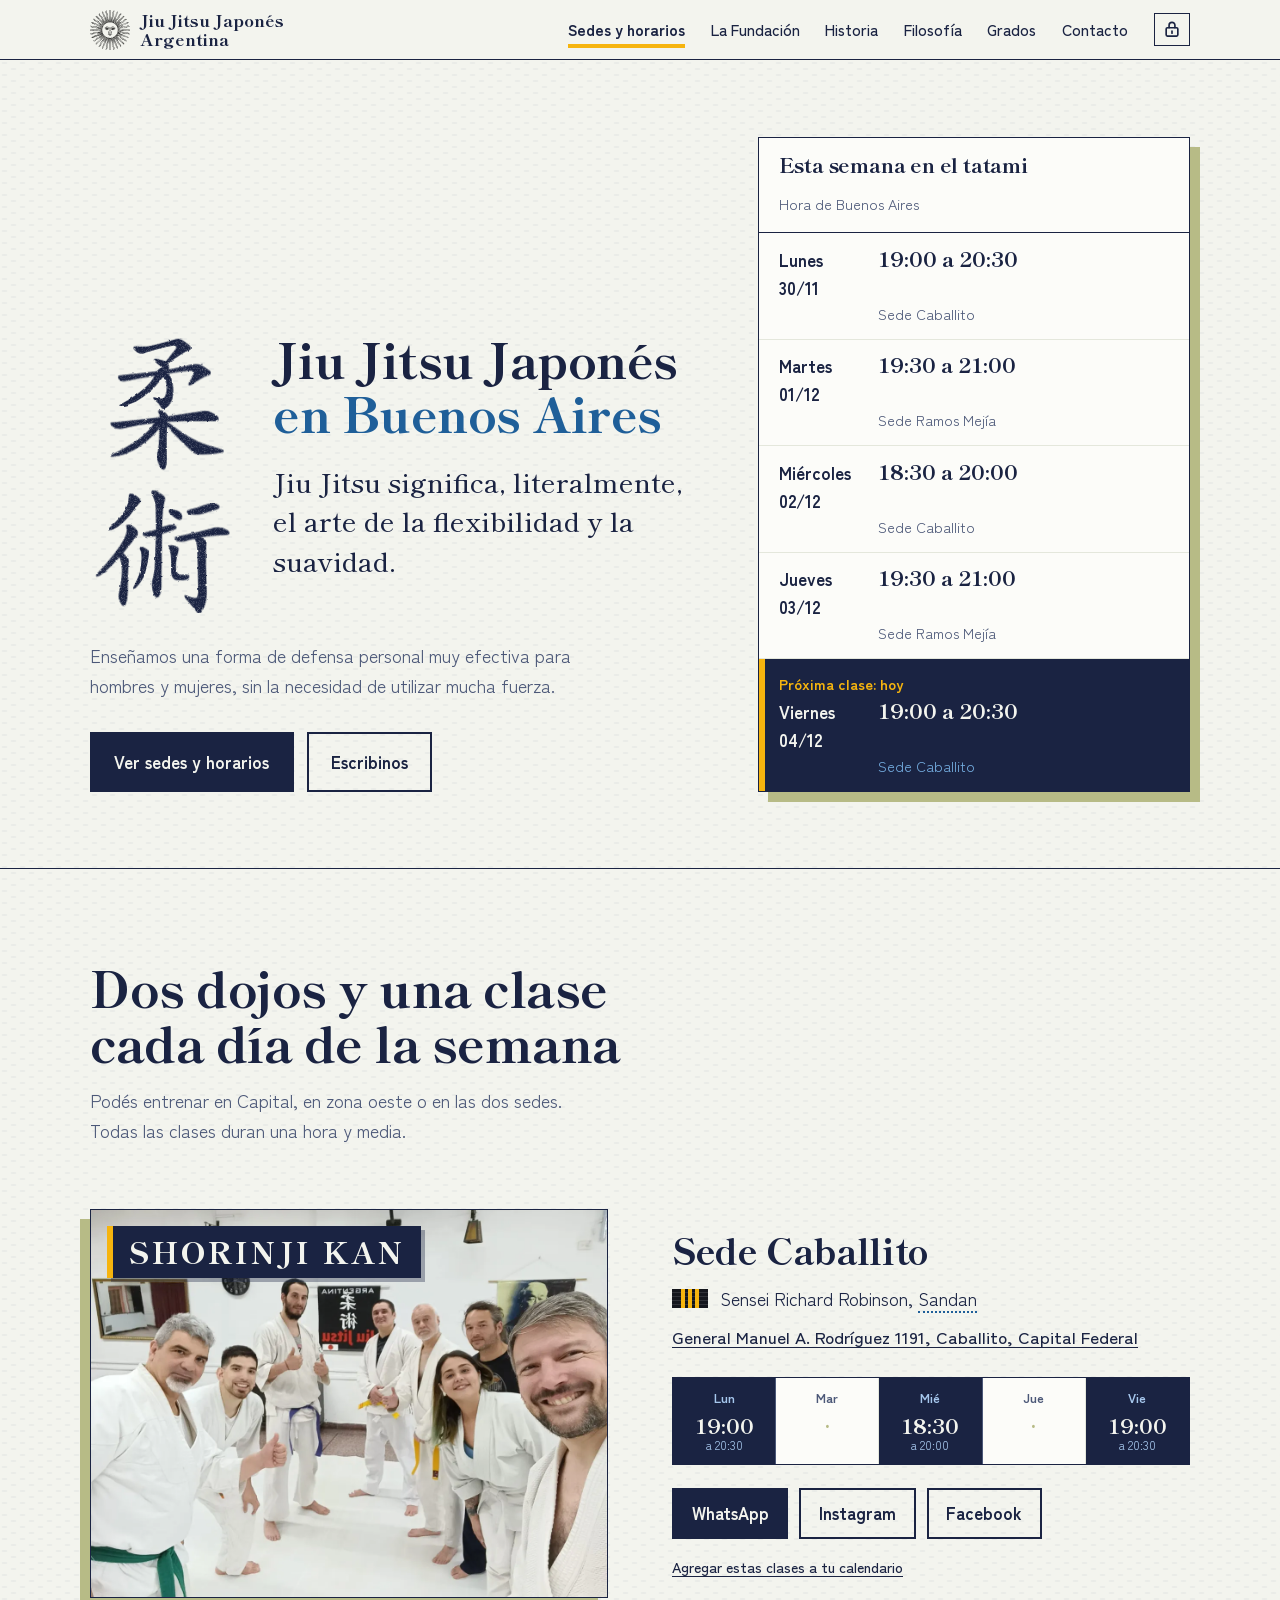
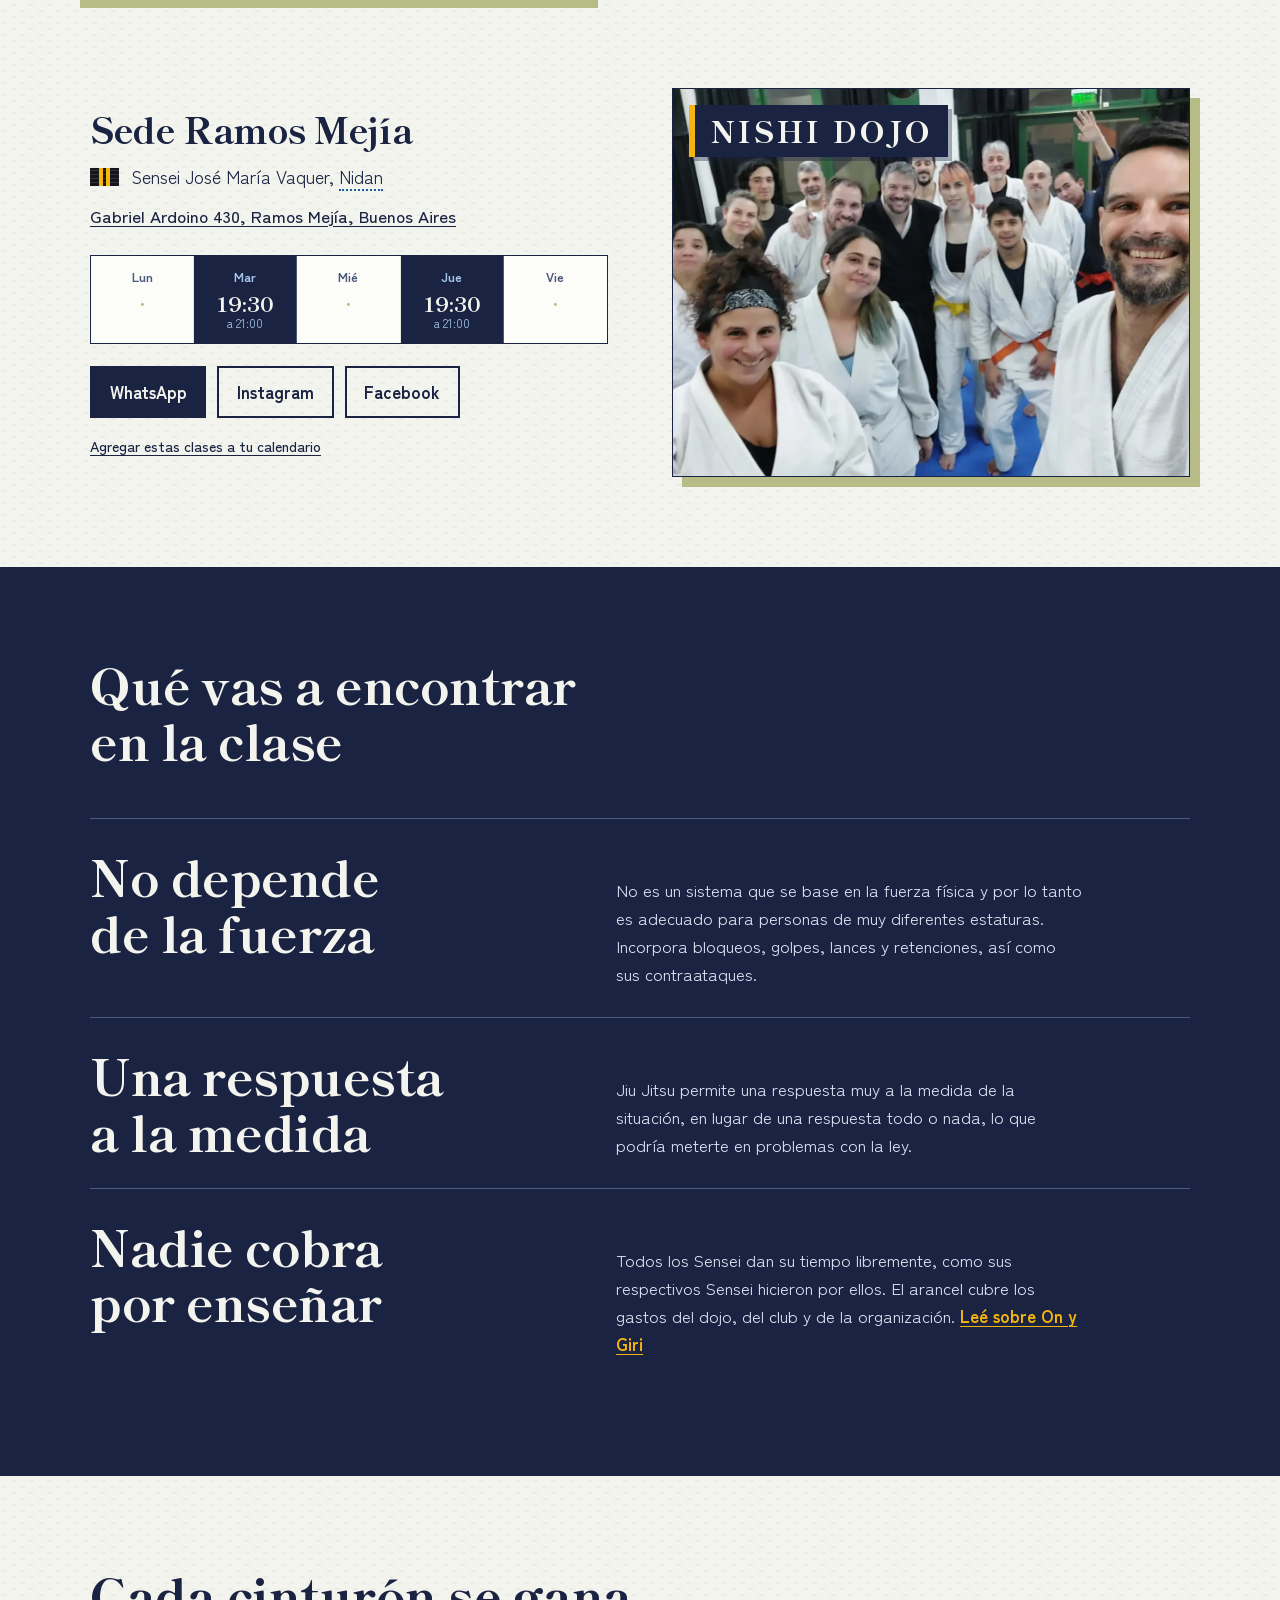
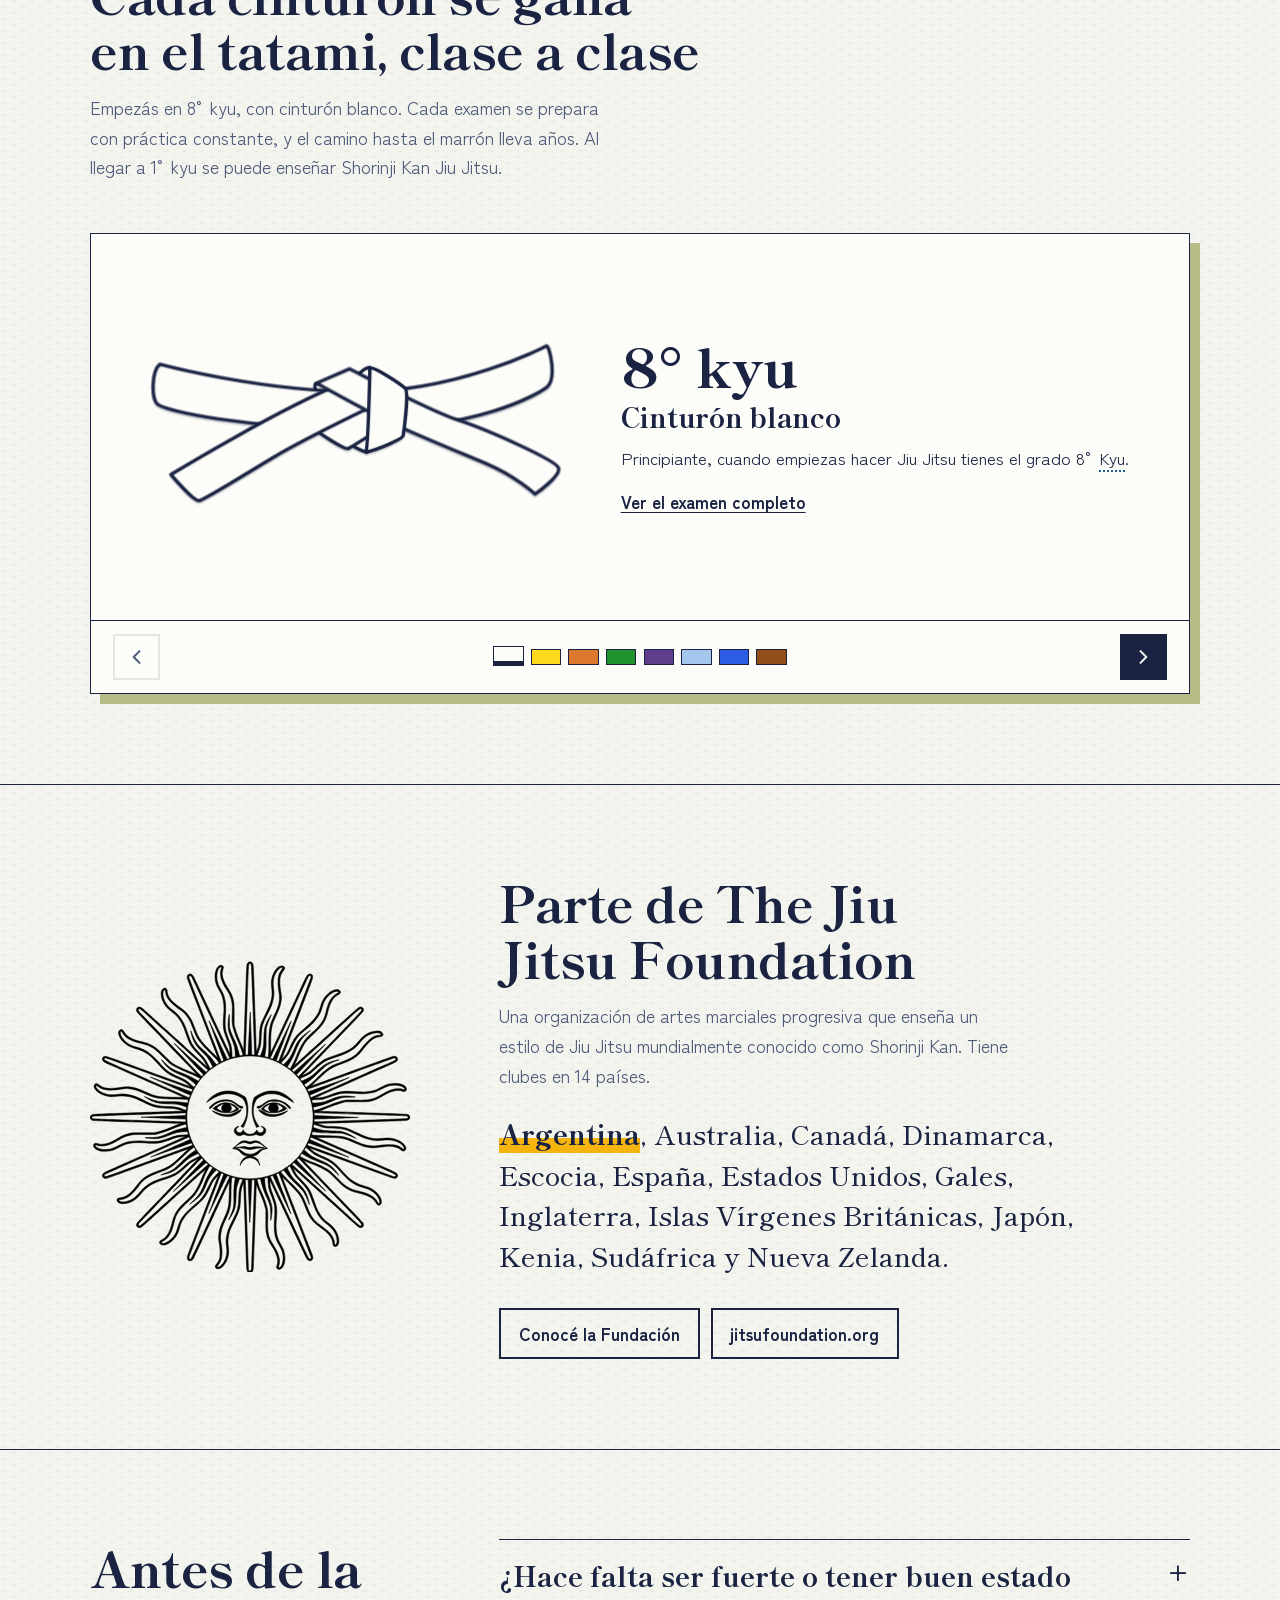
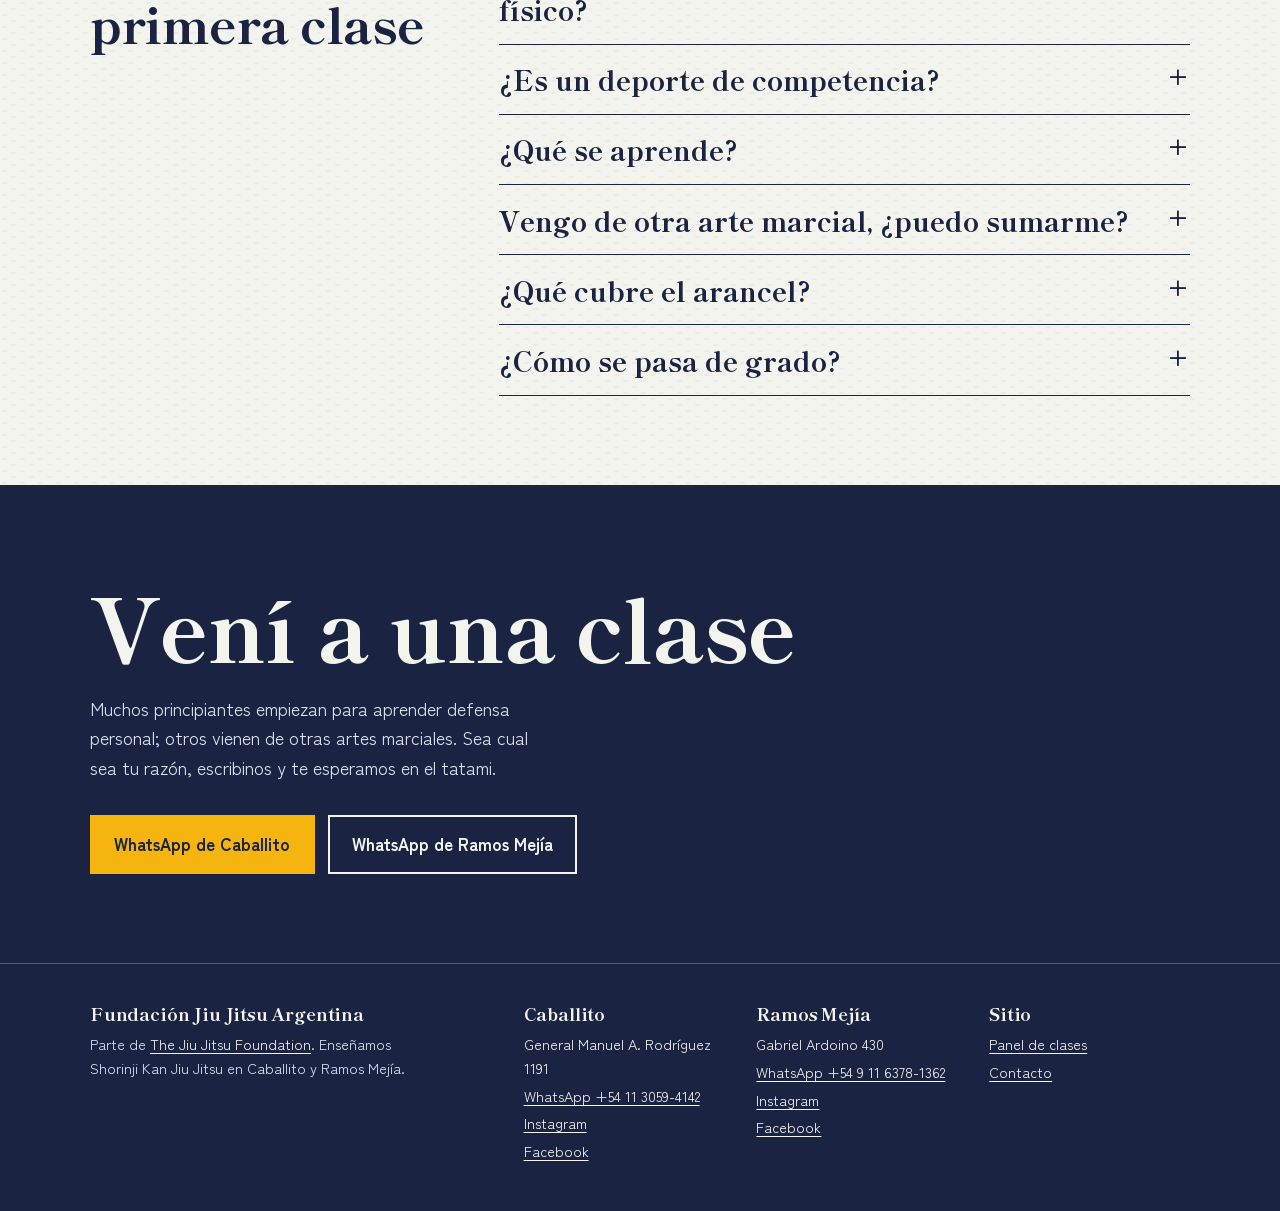
<file: index.html>
<!doctype html>
<html lang="es-AR">
<head>
<meta charset="utf-8">
<meta name="viewport" content="width=device-width, initial-scale=1, viewport-fit=cover">
<title>Jiu Jitsu Japonés Argentina</title>
<meta name="description" content="Jiu Jitsu Japonés en Caballito y Ramos Mejía. Una forma de defensa personal muy efectiva para hombres y mujeres, sin la necesidad de utilizar mucha fuerza.">
<meta name="theme-color" content="#1A2342">
<meta name="robots" content="noindex, nofollow">
<link rel="canonical" href="https://alannav-x.github.io/jitsu-argentina/">
<meta property="og:type" content="website">
<meta property="og:site_name" content="Jiu Jitsu Japonés Argentina">
<meta property="og:title" content="Jiu Jitsu Japonés Argentina">
<meta property="og:description" content="Jiu Jitsu Japonés en Caballito y Ramos Mejía. Una forma de defensa personal muy efectiva para hombres y mujeres, sin la necesidad de utilizar mucha fuerza.">
<meta property="og:url" content="https://alannav-x.github.io/jitsu-argentina/">
<meta property="og:image" content="https://alannav-x.github.io/jitsu-argentina/assets/img/og.png">
<meta property="og:image:width" content="1200">
<meta property="og:image:height" content="630">
<meta property="og:locale" content="es_AR">
<meta name="twitter:card" content="summary_large_image">
<script>document.documentElement.classList.add('js')</script>
<link rel="icon" href="assets/img/sol.svg" type="image/svg+xml">
<link rel="stylesheet" href="css/fonts.css">
<link rel="stylesheet" href="css/site.css">
<script type="application/ld+json">{"@context":"https://schema.org","@type":"SportsActivityLocation","name":"Jiu Jitsu Japonés Argentina, Sede Caballito","url":"https://alannav-x.github.io/jitsu-argentina/","image":"https://alannav-x.github.io/jitsu-argentina/assets/img/caballito.jpg","sport":"Jiu Jitsu","telephone":"+541130594142","sameAs":["https://www.instagram.com/buenosairesjiujitsuclub/","https://www.facebook.com/share/19qRqyU3RX/"],"parentOrganization":{"@type":"Organization","name":"The Jiu Jitsu Foundation","url":"https://www.jitsufoundation.org/"},"address":{"@type":"PostalAddress","streetAddress":"General Manuel A. Rodríguez 1191","addressLocality":"Caballito","addressRegion":"Ciudad Autónoma de Buenos Aires","addressCountry":"AR"},"openingHoursSpecification":[{"@type":"OpeningHoursSpecification","opens":"19:00","closes":"20:30","dayOfWeek":"https://schema.org/Monday"},{"@type":"OpeningHoursSpecification","opens":"18:30","closes":"20:00","dayOfWeek":"https://schema.org/Wednesday"},{"@type":"OpeningHoursSpecification","opens":"19:00","closes":"20:30","dayOfWeek":"https://schema.org/Friday"}]}</script>
<script type="application/ld+json">{"@context":"https://schema.org","@type":"SportsActivityLocation","name":"Jiu Jitsu Japonés Argentina, Sede Ramos Mejía","url":"https://alannav-x.github.io/jitsu-argentina/","image":"https://alannav-x.github.io/jitsu-argentina/assets/img/ramos-mejia.jpg","sport":"Jiu Jitsu","telephone":"+5491163781362","sameAs":["https://www.instagram.com/nishidojojiujitsu/","https://www.facebook.com/p/Haedo-Jiu-Jitsu-Club-100057642211295/"],"parentOrganization":{"@type":"Organization","name":"The Jiu Jitsu Foundation","url":"https://www.jitsufoundation.org/"},"address":{"@type":"PostalAddress","streetAddress":"Gabriel Ardoino 430","addressLocality":"Ramos Mejía","addressRegion":"Buenos Aires","addressCountry":"AR"},"openingHoursSpecification":[{"@type":"OpeningHoursSpecification","opens":"19:30","closes":"21:00","dayOfWeek":"https://schema.org/Tuesday"},{"@type":"OpeningHoursSpecification","opens":"19:30","closes":"21:00","dayOfWeek":"https://schema.org/Thursday"}]}</script>
<script type="application/ld+json">{"@context":"https://schema.org","@type":"FAQPage","mainEntity":[{"@type":"Question","name":"¿Hace falta ser fuerte o tener buen estado físico?","acceptedAnswer":{"@type":"Answer","text":"No. No es un sistema que se base en la fuerza física y por lo tanto es adecuado para personas de muy diferentes estaturas."}},{"@type":"Question","name":"¿Es un deporte de competencia?","acceptedAnswer":{"@type":"Answer","text":"No es el objetivo. Las aplicaciones deportivas permiten practicar contra alguien que resiste, pero el objetivo primordial de quienes practican Jiu Jitsu no es ganar combates deportivos entre ellos. Nuestro estilo se clasifica como un sistema de Budo: defensa personal y también superación personal."}},{"@type":"Question","name":"¿Qué se aprende?","acceptedAnswer":{"@type":"Answer","text":"Bloqueos, golpes, lances y retenciones, así como sus contraataques, para defenderse de una amplia variedad de ataques: desde un agarre de muñeca hasta un palo o un cuchillo."}},{"@type":"Question","name":"Vengo de otra arte marcial, ¿puedo sumarme?","acceptedAnswer":{"@type":"Answer","text":"Sí. Muchos principiantes empiezan como una forma de defensa personal y otros provienen de otras artes marciales y quieren ver en qué consiste nuestro estilo."}},{"@type":"Question","name":"¿Qué cubre el arancel?","acceptedAnswer":{"@type":"Answer","text":"Los gastos de funcionamiento del dojo, del club y de la organización, y los gastos del Sensei para llegar al dojo y viajar a eventos. La instrucción no se paga: todos los Sensei dan su tiempo libremente."}},{"@type":"Question","name":"¿Cómo se pasa de grado?","acceptedAnswer":{"@type":"Answer","text":"Con un examen. Hay ocho grados Kyu, del cinturón blanco al marrón. En los dos primeros exámenes se puede aprobar con 0, 1, 2 o 3 mons; desde el 5° kyu solo se aprueba o no."}}]}</script>
</head>
<body>
<a class="saltar" href="#contenido">Ir al contenido</a>
<header class="cabecera">
  <div class="caja">
    <a class="marca" href="index.html"><img src="assets/img/sol.svg" alt="" width="40" height="40">Jiu Jitsu Japonés<br>Argentina</a>
    <button class="menu-boton" type="button" aria-expanded="false" aria-controls="nav">Menú</button>
    <nav class="nav" id="nav" aria-label="Principal"><ul><li><a href="index.html" aria-current="page">Sedes y horarios</a></li><li><a href="fundacion.html">La Fundación</a></li><li><a href="historia.html">Historia</a></li><li><a href="filosofia.html">Filosofía</a></li><li><a href="grados.html">Grados</a></li><li><a href="contacto.html">Contacto</a></li><li class="nav-ingreso"><button type="button" class="nav-ingresar" data-abrir-panel aria-haspopup="dialog" aria-controls="panel-admin"><svg viewBox="0 0 24 24" width="20" height="20" aria-hidden="true" fill="none" stroke="currentColor" stroke-width="2" stroke-linecap="round" stroke-linejoin="round"><rect x="5" y="10.5" width="14" height="10" rx="1.5"/><path d="M8.5 10.5V7.5a3.5 3.5 0 0 1 7 0v3"/><path d="M12 14.5v2.500"/></svg><span>Ingresar</span></button></li></ul></nav>
  </div>
</header>
<main id="contenido">
<section class="portada">
  <div class="caja">
    <div>
      <div class="portada-titulo">
        <span class="kanji" lang="ja" aria-hidden="true"><svg class="pincel" viewBox="0 0 1024 1024" width="1024" height="1024"><defs><clipPath id="k1c0"><path d="M 542 673 Q 648 757 686 765 Q 705 771 700 787 Q 697 802 635 840 Q 619 850 596 843 Q 524 821 415 796 Q 387 789 320 794 Q 298 795 305 776 Q 312 763 329 752 Q 359 734 391 752 Q 578 809 594 798 Q 604 791 599 778 Q 565 736 528 687 C 510 663 518 654 542 673 Z"/></clipPath><clipPath id="k1c1"><path d="M 547 631 Q 548 634 550 636 Q 553 661 542 673 L 528 687 Q 519 694 464 707 Q 452 708 448 706 Q 444 703 446 694 Q 446 691 517 633 Q 521 629 525 627 C 540 618 540 618 547 631 Z"/></clipPath><clipPath id="k1c2"><path d="M 539 602 Q 612 615 689 623 Q 723 627 724 613 Q 723 597 689 540 Q 680 525 687 521 Q 694 517 708 528 Q 787 582 819 591 Q 844 595 843 610 Q 842 623 770 663 Q 748 673 721 668 Q 628 647 547 631 L 525 627 Q 509 626 494 622 Q 374 606 209 590 Q 181 587 202 564 Q 217 543 265 556 Q 356 574 449 588 L 539 602 Z"/></clipPath><clipPath id="k1c3"><path d="M 509 581 Q 539 551 533 485 Q 530 458 521 443 Q 511 425 487 430 Q 466 434 446 438 Q 437 439 441 431 Q 444 425 457 415 Q 485 390 494 370 Q 501 355 515 358 Q 525 359 546 380 Q 585 423 578 508 Q 571 584 539 602 C 515 620 489 604 509 581 Z"/></clipPath><clipPath id="k1c4"><path d="M 449 588 Q 407 497 215 390 Q 197 380 212 378 Q 239 372 317 407 Q 371 437 424 486 Q 458 517 480 547 Q 499 572 509 581 C 545 618 507 702 449 588 Z"/></clipPath><clipPath id="k1c5"><path d="M 538 268 Q 590 274 868 273 Q 889 272 895 281 Q 901 294 883 309 Q 828 351 787 343 Q 694 327 542 305 L 485 298 Q 331 282 154 263 Q 132 262 148 243 Q 163 228 182 222 Q 204 215 221 220 Q 326 247 444 258 L 538 268 Z"/></clipPath><clipPath id="k1c6"><path d="M 537 267 Q 537 268 538 268 L 542 305 Q 542 323 497 349 Q 485 352 476 345 Q 470 342 477 332 Q 483 323 485 298 L 483 225 Q 483 93 467 43 Q 457 0 497 -56 Q 501 -63 508 -66 Q 518 -67 524 -55 Q 537 -24 534 5 Q 531 194 536 235 L 537 267 Z"/></clipPath><clipPath id="k1c7"><path d="M 444 258 Q 392 155 152 39 Q 133 29 148 25 Q 158 21 199 32 Q 253 42 304 71 Q 409 131 472 211 Q 476 218 483 225 C 517 265 471 307 444 258 Z"/></clipPath><clipPath id="k1c8"><path d="M 536 235 Q 621 144 712 61 Q 736 39 773 39 Q 840 38 912 54 Q 930 57 931 62 Q 932 69 918 74 Q 870 90 814 105 Q 696 141 545 262 Q 541 265 537 267 C 512 284 515 257 536 235 Z"/></clipPath>
<filter id="k1f" x="-8%" y="-8%" width="116%" height="116%" color-interpolation-filters="sRGB">
<feTurbulence type="fractalNoise" baseFrequency="0.03" numOctaves="2" seed="7" result="ondas"/>
<feDisplacementMap in="SourceGraphic" in2="ondas" scale="16" xChannelSelector="R" yChannelSelector="G" result="borde"/>
<feGaussianBlur in="borde" stdDeviation="5" result="difuso"/>
<feComponentTransfer in="difuso" result="halo"><feFuncA type="linear" slope="0.32"/></feComponentTransfer>
<feTurbulence type="fractalNoise" baseFrequency="0.55" numOctaves="2" seed="3" result="grano"/>
<feColorMatrix in="grano" type="matrix" values="0 0 0 0 0  0 0 0 0 0  0 0 0 0 0  0 0 0 -1.15 1.55" result="poros"/>
<feComposite in="borde" in2="poros" operator="in" result="seco"/>
<feMerge><feMergeNode in="halo"/><feMergeNode in="seco"/></feMerge>
</filter></defs><g filter="url(#k1f)"><g transform="scale(1,-1) translate(0,-900)"><path class="trazo" clip-path="url(#k1c0)" style="--da:495 1195;--o:755;--d:0.26s;--i:0.15s" d="M315 783L364 767L555 814L596 821L618 816L640 790L637 784L547 688L537 689"/><path class="trazo" clip-path="url(#k1c1)" style="--da:107 807;--o:367;--d:0.13s;--i:0.44s" d="M453 699L510 670L540 639"/><path class="trazo" clip-path="url(#k1c2)" style="--da:693 1393;--o:953;--d:0.32s;--i:0.60s" d="M206 577L250 572L671 640L740 641L767 615L692 527"/><path class="trazo" clip-path="url(#k1c3)" style="--da:289 989;--o:549;--d:0.19s;--i:0.96s" d="M517 580L538 576L554 534L557 481L544 429L517 399L448 431"/><path class="trazo" clip-path="url(#k1c4)" style="--da:380 1080;--o:640;--d:0.22s;--i:1.18s" d="M523 593L517 596L465 566L416 506L325 434L281 408L217 383"/><path class="trazo" clip-path="url(#k1c5)" style="--da:739 1439;--o:999;--d:0.34s;--i:1.43s" d="M151 253L204 243L537 287L797 309L883 288"/><path class="trazo" clip-path="url(#k1c6)" style="--da:404 1104;--o:664;--d:0.22s;--i:1.80s" d="M485 339L499 330L513 302L499 32L510 -53"/><path class="trazo" clip-path="url(#k1c7)" style="--da:403 1103;--o:663;--d:0.22s;--i:2.06s" d="M478 256L412 178L341 120L240 62L153 31"/><path class="trazo" clip-path="url(#k1c8)" style="--da:455 1155;--o:715;--d:0.24s;--i:2.32s" d="M539 262L551 238L609 187L743 88L809 72L925 63"/></g></g></svg><svg class="pincel" viewBox="0 0 1024 1024" width="1024" height="1024"><defs><clipPath id="k2c0"><path d="M 271 775 Q 272 679 173 589 Q 170 588 130 548 Q 120 533 136 537 Q 188 541 275 637 Q 320 698 347 729 Q 359 741 345 756 Q 308 793 281 791 Q 269 790 271 775 Z"/></clipPath><clipPath id="k2c1"><path d="M 230 377 Q 255 408 283 444 Q 308 481 328 499 Q 338 508 334 521 Q 331 533 307 556 Q 283 575 265 576 Q 247 576 254 555 Q 272 507 167 369 Q 118 305 52 236 Q 42 227 40 222 Q 36 212 49 213 Q 85 219 206 349 L 230 377 Z"/></clipPath><clipPath id="k2c2"><path d="M 206 349 Q 242 262 201 100 Q 189 60 221 17 Q 222 16 224 14 Q 240 1 250 24 Q 263 58 262 99 Q 263 268 269 305 Q 276 329 267 338 Q 251 356 240 368 Q 236 374 230 377 C 207 396 195 377 206 349 Z"/></clipPath><clipPath id="k2c3"><path d="M 501 510 Q 595 544 598 546 Q 605 555 600 562 Q 593 572 565 575 Q 555 575 502 558 L 460 540 Q 456 540 455 539 Q 422 527 384 519 Q 351 509 377 497 Q 413 485 459 495 L 501 510 Z"/></clipPath><clipPath id="k2c4"><path d="M 459 495 Q 452 284 449 257 Q 443 220 433 181 Q 424 142 446 88 Q 452 72 460 69 Q 464 63 472 70 Q 479 74 489 94 Q 498 116 497 145 Q 496 185 501 510 L 502 558 Q 502 675 519 739 Q 532 761 506 781 Q 491 791 468 805 Q 447 821 428 807 Q 424 803 429 788 Q 457 746 458 686 Q 458 614 460 540 L 459 495 Z"/></clipPath><clipPath id="k2c5"><path d="M 347 404 Q 371 371 347 245 Q 346 242 345 238 Q 335 204 305 144 Q 301 140 300 135 Q 299 126 306 128 Q 327 134 368 200 Q 368 203 370 204 Q 395 264 408 358 Q 412 388 411 392 Q 399 405 375 415 Q 362 422 351 419 Q 342 415 347 404 Z"/></clipPath><clipPath id="k2c6"><path d="M 616 397 Q 620 410 612 418 Q 600 425 574 431 Q 552 435 547 428 Q 540 422 550 410 Q 568 391 565 262 Q 564 210 588 194 Q 598 184 651 188 Q 679 191 688 205 Q 695 215 690 220 Q 684 226 629 226 Q 572 232 616 397 Z"/></clipPath><clipPath id="k2c7"><path d="M 554 655 Q 603 606 626 607 Q 639 607 643 626 Q 643 639 631 657 Q 610 681 556 681 Q 546 682 547 671 Q 546 662 554 655 Z"/></clipPath><clipPath id="k2c8"><path d="M 694 680 Q 654 667 685 652 Q 737 633 796 655 L 874 679 Q 893 685 895 688 Q 904 698 897 707 Q 887 720 854 723 Q 830 724 749 693 Q 722 686 694 680 Z"/></clipPath><clipPath id="k2c9"><path d="M 773 486 Q 851 502 948 503 Q 966 504 970 513 Q 974 523 958 535 Q 901 571 849 548 Q 809 539 751 523 Q 681 507 598 489 Q 579 485 594 471 Q 624 449 657 458 Q 690 470 728 477 L 773 486 Z"/></clipPath><clipPath id="k2c10"><path d="M 728 477 Q 729 473 735 465 Q 747 441 747 401 Q 751 310 753 102 Q 752 75 743 66 Q 733 60 711 67 Q 692 74 669 83 Q 657 87 657 81 Q 656 72 665 62 Q 717 4 749 -39 Q 761 -49 775 -33 Q 812 18 814 110 Q 802 303 808 423 Q 814 451 808 460 Q 799 472 773 486 C 747 501 714 503 728 477 Z"/></clipPath>
<filter id="k2f" x="-8%" y="-8%" width="116%" height="116%" color-interpolation-filters="sRGB">
<feTurbulence type="fractalNoise" baseFrequency="0.03" numOctaves="2" seed="14" result="ondas"/>
<feDisplacementMap in="SourceGraphic" in2="ondas" scale="16" xChannelSelector="R" yChannelSelector="G" result="borde"/>
<feGaussianBlur in="borde" stdDeviation="5" result="difuso"/>
<feComponentTransfer in="difuso" result="halo"><feFuncA type="linear" slope="0.32"/></feComponentTransfer>
<feTurbulence type="fractalNoise" baseFrequency="0.55" numOctaves="2" seed="6" result="grano"/>
<feColorMatrix in="grano" type="matrix" values="0 0 0 0 0  0 0 0 0 0  0 0 0 0 0  0 0 0 -1.15 1.55" result="poros"/>
<feComposite in="borde" in2="poros" operator="in" result="seco"/>
<feMerge><feMergeNode in="halo"/><feMergeNode in="seco"/></feMerge>
</filter></defs><g filter="url(#k2f)"><g transform="scale(1,-1) translate(0,-900)"><path class="trazo" clip-path="url(#k2c0)" style="--da:307 1007;--o:567;--d:0.19s;--i:2.72s" d="M282 779L307 740L272 673L225 612L140 546"/><path class="trazo" clip-path="url(#k2c1)" style="--da:441 1141;--o:701;--d:0.24s;--i:2.94s" d="M264 563L284 540L291 515L265 467L183 352L109 272L48 221"/><path class="trazo" clip-path="url(#k2c2)" style="--da:347 1047;--o:607;--d:0.21s;--i:3.22s" d="M231 368L231 345L244 322L241 181L229 71L235 25"/><path class="trazo" clip-path="url(#k2c3)" style="--da:222 922;--o:482;--d:0.16s;--i:3.46s" d="M378 509L435 511L570 556L593 554"/><path class="trazo" clip-path="url(#k2c4)" style="--da:737 1437;--o:997;--d:0.34s;--i:3.66s" d="M439 801L485 751L480 418L474 257L464 169L465 83"/><path class="trazo" clip-path="url(#k2c5)" style="--da:302 1002;--o:562;--d:0.19s;--i:4.03s" d="M357 409L384 380L375 285L350 197L307 135"/><path class="trazo" clip-path="url(#k2c6)" style="--da:312 1012;--o:572;--d:0.19s;--i:4.25s" d="M556 420L587 398L584 310L579 298L585 237L595 219L619 207L683 213"/><path class="trazo" clip-path="url(#k2c7)" style="--da:78 778;--o:338;--d:0.12s;--i:4.48s" d="M560 669L609 642L624 626"/><path class="trazo" clip-path="url(#k2c8)" style="--da:205 905;--o:465;--d:0.16s;--i:4.63s" d="M687 667L725 664L845 697L887 698"/><path class="trazo" clip-path="url(#k2c9)" style="--da:370 1070;--o:630;--d:0.21s;--i:4.83s" d="M596 480L638 476L877 528L911 529L959 517"/><path class="trazo" clip-path="url(#k2c10)" style="--da:585 1285;--o:845;--d:0.29s;--i:5.07s" d="M736 474L768 456L778 436L783 86L771 44L756 24L723 36L664 77"/></g></g></svg></span>
        <div>
          <h1><span>Jiu Jitsu Japonés</span> <span class="lugar">en Buenos Aires</span></h1>
          <p class="bajada">Jiu Jitsu significa, literalmente, el arte de la flexibilidad y la suavidad.</p>
        </div>
      </div>
      <p class="seccion-intro">Enseñamos una forma de defensa personal muy efectiva para hombres y mujeres, sin la necesidad de utilizar mucha fuerza.</p>
      <div class="portada-acciones">
        <a class="boton" href="#sedes">Ver sedes y horarios</a>
        <a class="boton boton-linea" href="contacto.html">Escribinos</a>
      </div>
    </div>

    <div class="semana">
      <div class="semana-cabeza">
        <h2>Esta semana en el tatami</h2>
        <p>Hora de Buenos Aires</p>
      </div>
      <ol data-semana>
        <li data-dia="1" data-sede="caballito" data-inicio="1140" data-fin="1230"><span class="dia">Lunes</span><span class="hora">19:00 a 20:30</span><span class="sede">Sede Caballito</span></li>
        <li data-dia="2" data-sede="ramos-mejia" data-inicio="1170" data-fin="1260"><span class="dia">Martes</span><span class="hora">19:30 a 21:00</span><span class="sede">Sede Ramos Mejía</span></li>
        <li data-dia="3" data-sede="caballito" data-inicio="1110" data-fin="1200"><span class="dia">Miércoles</span><span class="hora">18:30 a 20:00</span><span class="sede">Sede Caballito</span></li>
        <li data-dia="4" data-sede="ramos-mejia" data-inicio="1170" data-fin="1260"><span class="dia">Jueves</span><span class="hora">19:30 a 21:00</span><span class="sede">Sede Ramos Mejía</span></li>
        <li data-dia="5" data-sede="caballito" data-inicio="1140" data-fin="1230"><span class="dia">Viernes</span><span class="hora">19:00 a 20:30</span><span class="sede">Sede Caballito</span></li>
      </ol>
    </div>
  </div>
</section>

<section class="seccion linea-arriba" id="sedes">
  <div class="caja">
    <h2 class="seccion-titulo">Dos dojos y una clase cada día de la semana</h2>
    <p class="seccion-intro">Podés entrenar en Capital, en zona oeste o en las dos sedes. Todas las clases duran una hora y media.</p>

    <div class="sedes">
      <article class="sede-ficha">
        <figure class="sede-foto"><span class="kanban" lang="es">Shorinji Kan</span><picture><source srcset="assets/img/caballito.webp" type="image/webp"><img src="assets/img/caballito.jpg" width="1200" height="902" alt="Alumnos y sensei de la sede Caballito sobre el tatami, sonriendo a la cámara."></picture></figure>
        <div class="sede-datos">
          <h3>Sede Caballito</h3>
          <p class="sensei"><span class="dan" role="img" aria-label="Cinturón negro, tercer dan"><i></i><i></i><i></i></span><span>Sensei Richard Robinson, <span class="glosa" tabindex="0" data-def="Tercer dan: cinturón negro de tercer grado.">Sandan</span></span></p>
          <a class="direccion" href="https://www.google.com/maps/dir/?api=1&amp;destination=General+Manuel+A.+Rodr%C3%ADguez+1191%2C+CABA">General Manuel A. Rodríguez 1191, Caballito, Capital Federal</a>
          <ul class="dias" aria-label="Horarios de la sede Caballito">
            <li class="clase"><span class="d">Lun</span><span class="h">19:00<small>a 20:30</small></span></li>
            <li><span class="d">Mar</span><span class="h" aria-label="Sin clase">·</span></li>
            <li class="clase"><span class="d">Mié</span><span class="h">18:30<small>a 20:00</small></span></li>
            <li><span class="d">Jue</span><span class="h" aria-label="Sin clase">·</span></li>
            <li class="clase"><span class="d">Vie</span><span class="h">19:00<small>a 20:30</small></span></li>
          </ul>
          <div class="redes">
            <a class="boton" href="https://wa.me/541130594142?text=Hola%2C%20quiero%20probar%20una%20clase%20de%20Jiu%20Jitsu%20en%20Caballito.">WhatsApp</a>
            <a class="boton boton-linea" href="https://www.instagram.com/buenosairesjiujitsuclub/">Instagram</a>
            <a class="boton boton-linea" href="https://www.facebook.com/share/19qRqyU3RX/">Facebook</a>
          </div>
          <p class="agendar"><a href="calendario/caballito.ics">Agregar estas clases a tu calendario</a></p>
        </div>
      </article>

      <article class="sede-ficha">
        <figure class="sede-foto"><span class="kanban" lang="es">Nishi Dojo</span><picture><source srcset="assets/img/ramos-mejia.webp" type="image/webp"><img src="assets/img/ramos-mejia.jpg" width="1200" height="1200" alt="Grupo de alumnos de la sede Ramos Mejía después de una clase." loading="lazy"></picture></figure>
        <div class="sede-datos">
          <h3>Sede Ramos Mejía</h3>
          <p class="sensei"><span class="dan" role="img" aria-label="Cinturón negro, segundo dan"><i></i><i></i></span><span>Sensei José María Vaquer, <span class="glosa" tabindex="0" data-def="Segundo dan: cinturón negro de segundo grado.">Nidan</span></span></p>
          <a class="direccion" href="https://www.google.com/maps/dir/?api=1&amp;destination=Gabriel+Ardoino+430%2C+Ramos+Mej%C3%ADa%2C+Buenos+Aires">Gabriel Ardoino 430, Ramos Mejía, Buenos Aires</a>
          <ul class="dias" aria-label="Horarios de la sede Ramos Mejía">
            <li><span class="d">Lun</span><span class="h" aria-label="Sin clase">·</span></li>
            <li class="clase"><span class="d">Mar</span><span class="h">19:30<small>a 21:00</small></span></li>
            <li><span class="d">Mié</span><span class="h" aria-label="Sin clase">·</span></li>
            <li class="clase"><span class="d">Jue</span><span class="h">19:30<small>a 21:00</small></span></li>
            <li><span class="d">Vie</span><span class="h" aria-label="Sin clase">·</span></li>
          </ul>
          <div class="redes">
            <a class="boton" href="https://wa.me/5491163781362?text=Hola%2C%20quiero%20probar%20una%20clase%20de%20Jiu%20Jitsu%20en%20Ramos%20Mej%C3%ADa.">WhatsApp</a>
            <a class="boton boton-linea" href="https://www.instagram.com/nishidojojiujitsu/">Instagram</a>
            <a class="boton boton-linea" href="https://www.facebook.com/p/Haedo-Jiu-Jitsu-Club-100057642211295/">Facebook</a>
          </div>
          <p class="agendar"><a href="calendario/ramos-mejia.ics">Agregar estas clases a tu calendario</a></p>
        </div>
      </article>
    </div>
  </div>
</section>

<section class="seccion oscuro">
  <div class="caja">
    <h2 class="seccion-titulo">Qué vas a encontrar en la clase</h2>
    <ul class="afirmaciones">
      <li>
        <h3>No depende de la fuerza</h3>
        <p>No es un sistema que se base en la fuerza física y por lo tanto es adecuado para personas de muy diferentes estaturas. Incorpora bloqueos, golpes, lances y retenciones, así como sus contraataques.</p>
      </li>
      <li>
        <h3>Una respuesta a la medida</h3>
        <p>Jiu Jitsu permite una respuesta muy a la medida de la situación, en lugar de una respuesta todo o nada, lo que podría meterte en problemas con la ley.</p>
      </li>
      <li>
        <h3>Nadie cobra por enseñar</h3>
        <p>Todos los Sensei dan su tiempo libremente, como sus respectivos Sensei hicieron por ellos. El arancel cubre los gastos del dojo, del club y de la organización. <a href="filosofia.html#jiu-jitsu-con-finalidad-no-comercial-on-">Leé sobre On y Giri</a></p>
      </li>
    </ul>
  </div>
</section>

<section class="seccion" id="grados">
  <div class="caja">
    <h2 class="seccion-titulo">Cada cinturón se gana en el tatami, clase a clase</h2>
    <p class="seccion-intro">Empezás en 8° kyu, con cinturón blanco. Cada examen se prepara con práctica constante, y el camino hasta el marrón lleva años. Al llegar a 1° kyu se puede enseñar Shorinji Kan Jiu Jitsu.</p>
<div class="carrusel" data-carrusel role="region" aria-roledescription="carrusel" aria-label="Cinturones, del blanco al marrón">
<div class="carrusel-pista" id="carrusel-pista" tabindex="0" aria-label="Cinturones. Usá las flechas del teclado para cambiar de grado.">
<article class="diapo" id="cinturon-8" data-kyu="8" style="--cinta:var(--c-blanco)" role="group" aria-roledescription="diapositiva" aria-label="1 de 8: 8° kyu, cinturón blanco">
<div class="diapo-nudo"><svg class="nudo" viewBox="-4 -4 487 193" role="img" aria-label="Cinturón anudado"><path d="M192.044,46.054c0,0-1.475,4.952,0.21,7.375 c1.686,2.423,24.86,1.791,24.86,1.791L205.845,45L192.044,46.054z"/><path d="M9.831,23.198c0,0,119.181,32.087,233.779,32.087 c114.598,0,214.679-51.187,218.5-53.479c3.819-2.292,12.987,38.963,0.765,48.131c-12.225,9.168-80.983,48.896-216.208,48.896 c-135.226,0-233.015-21.392-239.892-29.032C-0.101,62.161-0.101,31.602,9.831,23.198z"/><path d="M252.014,126.336c0,0-22.156-6.112-28.268-21.392 c-6.111-15.279,58.827-29.795,58.827-29.795l-6.112,31.324L252.014,126.336z"/><path d="M195.479,102.652c0,0,30.56,21.392,35.143,19.1 c4.584-2.292,58.827-36.671,58.827-36.671L243.61,51.465l-50.423,38.2L195.479,102.652z"/><path d="M22.818,152.312 c0,0,125.293-76.398,200.928-106.958c75.635-30.56,30.56,29.031,30.56,29.031s-78.69,38.199-110.778,57.299 s-81.746,50.424-87.858,51.188C49.558,183.635,22.818,152.312,22.818,152.312z"/><path d="M255.967,27.303c0,0-5.29-1.851-14.146,8.46 c-8.857,10.312,15.07,8.197,15.07,8.197L255.967,27.303z"/><path d="M232.15,28.546c0,0,94.734,49.659,127.586,60.355 c32.851,10.696,113.832,46.603,116.889,55.771s-27.503,30.559-27.503,30.559s-23.685-21.391-54.243-34.379 c-30.56-12.987-83.274-34.379-112.306-48.131c-29.031-13.751-89.387-47.367-89.387-47.367L232.15,28.546z"/><path d="M255.834,27.782c0,0-2.292,92.442-4.584,97.026 c-2.293,4.584,42.783-12.987,43.546-18.335c0.765-5.349,6.877-50.423,2.293-55.007S260.417,25.49,255.834,27.782z"/></svg></div>
<div class="diapo-texto"><p class="diapo-kyu">8° kyu</p><h3>Cinturón blanco</h3><p>Principiante, cuando empiezas hacer Jiu Jitsu tienes el grado 8° <span class="glosa" tabindex="0" data-def="Grado de alumno. Son ocho, del 8° al 1°.">Kyu</span>.</p><p><a href="grados.html#kyu-8">Ver el examen completo</a></p></div>
</article>
<article class="diapo" id="cinturon-7" data-kyu="7" style="--cinta:var(--c-amarillo)" role="group" aria-roledescription="diapositiva" aria-label="2 de 8: 7° kyu, cinturón amarillo">
<div class="diapo-nudo"><svg class="nudo" viewBox="-4 -4 487 193" role="img" aria-label="Cinturón anudado"><path d="M192.044,46.054c0,0-1.475,4.952,0.21,7.375 c1.686,2.423,24.86,1.791,24.86,1.791L205.845,45L192.044,46.054z"/><path d="M9.831,23.198c0,0,119.181,32.087,233.779,32.087 c114.598,0,214.679-51.187,218.5-53.479c3.819-2.292,12.987,38.963,0.765,48.131c-12.225,9.168-80.983,48.896-216.208,48.896 c-135.226,0-233.015-21.392-239.892-29.032C-0.101,62.161-0.101,31.602,9.831,23.198z"/><path d="M252.014,126.336c0,0-22.156-6.112-28.268-21.392 c-6.111-15.279,58.827-29.795,58.827-29.795l-6.112,31.324L252.014,126.336z"/><path d="M195.479,102.652c0,0,30.56,21.392,35.143,19.1 c4.584-2.292,58.827-36.671,58.827-36.671L243.61,51.465l-50.423,38.2L195.479,102.652z"/><path d="M22.818,152.312 c0,0,125.293-76.398,200.928-106.958c75.635-30.56,30.56,29.031,30.56,29.031s-78.69,38.199-110.778,57.299 s-81.746,50.424-87.858,51.188C49.558,183.635,22.818,152.312,22.818,152.312z"/><path d="M255.967,27.303c0,0-5.29-1.851-14.146,8.46 c-8.857,10.312,15.07,8.197,15.07,8.197L255.967,27.303z"/><path d="M232.15,28.546c0,0,94.734,49.659,127.586,60.355 c32.851,10.696,113.832,46.603,116.889,55.771s-27.503,30.559-27.503,30.559s-23.685-21.391-54.243-34.379 c-30.56-12.987-83.274-34.379-112.306-48.131c-29.031-13.751-89.387-47.367-89.387-47.367L232.15,28.546z"/><path d="M255.834,27.782c0,0-2.292,92.442-4.584,97.026 c-2.293,4.584,42.783-12.987,43.546-18.335c0.765-5.349,6.877-50.423,2.293-55.007S260.417,25.49,255.834,27.782z"/></svg></div>
<div class="diapo-texto"><p class="diapo-kyu">7° kyu</p><h3>Cinturón amarillo</h3><p>Caídas básicas, palancas de brazo y de muñeca, 4 lances y defensas básicas contra agarres y golpes, defensas contra botella, retenciones en el suelo, <span class="glosa" tabindex="0" data-def="Forma: una secuencia fija de técnicas.">Kata</span> de las partes peligrosas (solamente adultos).</p><p><a href="grados.html#kyu-7">Ver el examen completo</a></p></div>
</article>
<article class="diapo" id="cinturon-6" data-kyu="6" style="--cinta:var(--c-naranja)" role="group" aria-roledescription="diapositiva" aria-label="3 de 8: 6° kyu, cinturón anaranjado">
<div class="diapo-nudo"><svg class="nudo" viewBox="-4 -4 487 193" role="img" aria-label="Cinturón anudado"><path d="M192.044,46.054c0,0-1.475,4.952,0.21,7.375 c1.686,2.423,24.86,1.791,24.86,1.791L205.845,45L192.044,46.054z"/><path d="M9.831,23.198c0,0,119.181,32.087,233.779,32.087 c114.598,0,214.679-51.187,218.5-53.479c3.819-2.292,12.987,38.963,0.765,48.131c-12.225,9.168-80.983,48.896-216.208,48.896 c-135.226,0-233.015-21.392-239.892-29.032C-0.101,62.161-0.101,31.602,9.831,23.198z"/><path d="M252.014,126.336c0,0-22.156-6.112-28.268-21.392 c-6.111-15.279,58.827-29.795,58.827-29.795l-6.112,31.324L252.014,126.336z"/><path d="M195.479,102.652c0,0,30.56,21.392,35.143,19.1 c4.584-2.292,58.827-36.671,58.827-36.671L243.61,51.465l-50.423,38.2L195.479,102.652z"/><path d="M22.818,152.312 c0,0,125.293-76.398,200.928-106.958c75.635-30.56,30.56,29.031,30.56,29.031s-78.69,38.199-110.778,57.299 s-81.746,50.424-87.858,51.188C49.558,183.635,22.818,152.312,22.818,152.312z"/><path d="M255.967,27.303c0,0-5.29-1.851-14.146,8.46 c-8.857,10.312,15.07,8.197,15.07,8.197L255.967,27.303z"/><path d="M232.15,28.546c0,0,94.734,49.659,127.586,60.355 c32.851,10.696,113.832,46.603,116.889,55.771s-27.503,30.559-27.503,30.559s-23.685-21.391-54.243-34.379 c-30.56-12.987-83.274-34.379-112.306-48.131c-29.031-13.751-89.387-47.367-89.387-47.367L232.15,28.546z"/><path d="M255.834,27.782c0,0-2.292,92.442-4.584,97.026 c-2.293,4.584,42.783-12.987,43.546-18.335c0.765-5.349,6.877-50.423,2.293-55.007S260.417,25.49,255.834,27.782z"/></svg></div>
<div class="diapo-texto"><p class="diapo-kyu">6° kyu</p><h3>Cinturón anaranjado</h3><p>Más caídas avanzadas, 5 lances más, 3 palancas de brazo más, 3 retenciones más, defensas contra agarres de cuerpo, defensas contra un palo.</p><p><a href="grados.html#kyu-6">Ver el examen completo</a></p></div>
</article>
<article class="diapo" id="cinturon-5" data-kyu="5" style="--cinta:var(--c-verde)" role="group" aria-roledescription="diapositiva" aria-label="4 de 8: 5° kyu, cinturón verde">
<div class="diapo-nudo"><svg class="nudo" viewBox="-4 -4 487 193" role="img" aria-label="Cinturón anudado"><path d="M192.044,46.054c0,0-1.475,4.952,0.21,7.375 c1.686,2.423,24.86,1.791,24.86,1.791L205.845,45L192.044,46.054z"/><path d="M9.831,23.198c0,0,119.181,32.087,233.779,32.087 c114.598,0,214.679-51.187,218.5-53.479c3.819-2.292,12.987,38.963,0.765,48.131c-12.225,9.168-80.983,48.896-216.208,48.896 c-135.226,0-233.015-21.392-239.892-29.032C-0.101,62.161-0.101,31.602,9.831,23.198z"/><path d="M252.014,126.336c0,0-22.156-6.112-28.268-21.392 c-6.111-15.279,58.827-29.795,58.827-29.795l-6.112,31.324L252.014,126.336z"/><path d="M195.479,102.652c0,0,30.56,21.392,35.143,19.1 c4.584-2.292,58.827-36.671,58.827-36.671L243.61,51.465l-50.423,38.2L195.479,102.652z"/><path d="M22.818,152.312 c0,0,125.293-76.398,200.928-106.958c75.635-30.56,30.56,29.031,30.56,29.031s-78.69,38.199-110.778,57.299 s-81.746,50.424-87.858,51.188C49.558,183.635,22.818,152.312,22.818,152.312z"/><path d="M255.967,27.303c0,0-5.29-1.851-14.146,8.46 c-8.857,10.312,15.07,8.197,15.07,8.197L255.967,27.303z"/><path d="M232.15,28.546c0,0,94.734,49.659,127.586,60.355 c32.851,10.696,113.832,46.603,116.889,55.771s-27.503,30.559-27.503,30.559s-23.685-21.391-54.243-34.379 c-30.56-12.987-83.274-34.379-112.306-48.131c-29.031-13.751-89.387-47.367-89.387-47.367L232.15,28.546z"/><path d="M255.834,27.782c0,0-2.292,92.442-4.584,97.026 c-2.293,4.584,42.783-12.987,43.546-18.335c0.765-5.349,6.877-50.423,2.293-55.007S260.417,25.49,255.834,27.782z"/></svg></div>
<div class="diapo-texto"><p class="diapo-kyu">5° kyu</p><h3>Cinturón verde</h3><p>6 lances más, inmovilizaciones en el suelo, 3 palancas de muñeca más, 3 retenciones más, defensas contra cuchillo y botella rota.</p><p><a href="grados.html#kyu-5">Ver el examen completo</a></p></div>
</article>
<article class="diapo" id="cinturon-4" data-kyu="4" style="--cinta:var(--c-violeta)" role="group" aria-roledescription="diapositiva" aria-label="5 de 8: 4° kyu, cinturón violeta">
<div class="diapo-nudo"><svg class="nudo" viewBox="-4 -4 487 193" role="img" aria-label="Cinturón anudado"><path d="M192.044,46.054c0,0-1.475,4.952,0.21,7.375 c1.686,2.423,24.86,1.791,24.86,1.791L205.845,45L192.044,46.054z"/><path d="M9.831,23.198c0,0,119.181,32.087,233.779,32.087 c114.598,0,214.679-51.187,218.5-53.479c3.819-2.292,12.987,38.963,0.765,48.131c-12.225,9.168-80.983,48.896-216.208,48.896 c-135.226,0-233.015-21.392-239.892-29.032C-0.101,62.161-0.101,31.602,9.831,23.198z"/><path d="M252.014,126.336c0,0-22.156-6.112-28.268-21.392 c-6.111-15.279,58.827-29.795,58.827-29.795l-6.112,31.324L252.014,126.336z"/><path d="M195.479,102.652c0,0,30.56,21.392,35.143,19.1 c4.584-2.292,58.827-36.671,58.827-36.671L243.61,51.465l-50.423,38.2L195.479,102.652z"/><path d="M22.818,152.312 c0,0,125.293-76.398,200.928-106.958c75.635-30.56,30.56,29.031,30.56,29.031s-78.69,38.199-110.778,57.299 s-81.746,50.424-87.858,51.188C49.558,183.635,22.818,152.312,22.818,152.312z"/><path d="M255.967,27.303c0,0-5.29-1.851-14.146,8.46 c-8.857,10.312,15.07,8.197,15.07,8.197L255.967,27.303z"/><path d="M232.15,28.546c0,0,94.734,49.659,127.586,60.355 c32.851,10.696,113.832,46.603,116.889,55.771s-27.503,30.559-27.503,30.559s-23.685-21.391-54.243-34.379 c-30.56-12.987-83.274-34.379-112.306-48.131c-29.031-13.751-89.387-47.367-89.387-47.367L232.15,28.546z"/><path d="M255.834,27.782c0,0-2.292,92.442-4.584,97.026 c-2.293,4.584,42.783-12.987,43.546-18.335c0.765-5.349,6.877-50.423,2.293-55.007S260.417,25.49,255.834,27.782z"/></svg></div>
<div class="diapo-texto"><p class="diapo-kyu">4° kyu</p><h3>Cinturón violeta</h3><p>10 lances más, 3 retenciones más, defensas contra <span class="glosa" tabindex="0" data-def="Espada de madera.">bokken</span>, cadena y ataques múltiples, <span class="glosa" tabindex="0" data-def="Kata de codo.">Empi Kata</span>, conocimiento del Nage no Kata. Los candidatos además necesitan aprobar su cualificación de instructor asistente.</p><p><a href="grados.html#kyu-4">Ver el examen completo</a></p></div>
</article>
<article class="diapo" id="cinturon-3" data-kyu="3" style="--cinta:var(--c-celeste)" role="group" aria-roledescription="diapositiva" aria-label="6 de 8: 3° kyu, cinturón celeste">
<div class="diapo-nudo"><svg class="nudo" viewBox="-4 -4 487 193" role="img" aria-label="Cinturón anudado"><path d="M192.044,46.054c0,0-1.475,4.952,0.21,7.375 c1.686,2.423,24.86,1.791,24.86,1.791L205.845,45L192.044,46.054z"/><path d="M9.831,23.198c0,0,119.181,32.087,233.779,32.087 c114.598,0,214.679-51.187,218.5-53.479c3.819-2.292,12.987,38.963,0.765,48.131c-12.225,9.168-80.983,48.896-216.208,48.896 c-135.226,0-233.015-21.392-239.892-29.032C-0.101,62.161-0.101,31.602,9.831,23.198z"/><path d="M252.014,126.336c0,0-22.156-6.112-28.268-21.392 c-6.111-15.279,58.827-29.795,58.827-29.795l-6.112,31.324L252.014,126.336z"/><path d="M195.479,102.652c0,0,30.56,21.392,35.143,19.1 c4.584-2.292,58.827-36.671,58.827-36.671L243.61,51.465l-50.423,38.2L195.479,102.652z"/><path d="M22.818,152.312 c0,0,125.293-76.398,200.928-106.958c75.635-30.56,30.56,29.031,30.56,29.031s-78.69,38.199-110.778,57.299 s-81.746,50.424-87.858,51.188C49.558,183.635,22.818,152.312,22.818,152.312z"/><path d="M255.967,27.303c0,0-5.29-1.851-14.146,8.46 c-8.857,10.312,15.07,8.197,15.07,8.197L255.967,27.303z"/><path d="M232.15,28.546c0,0,94.734,49.659,127.586,60.355 c32.851,10.696,113.832,46.603,116.889,55.771s-27.503,30.559-27.503,30.559s-23.685-21.391-54.243-34.379 c-30.56-12.987-83.274-34.379-112.306-48.131c-29.031-13.751-89.387-47.367-89.387-47.367L232.15,28.546z"/><path d="M255.834,27.782c0,0-2.292,92.442-4.584,97.026 c-2.293,4.584,42.783-12.987,43.546-18.335c0.765-5.349,6.877-50.423,2.293-55.007S260.417,25.49,255.834,27.782z"/></svg></div>
<div class="diapo-texto"><p class="diapo-kyu">3° kyu</p><h3>Cinturón celeste</h3><p>Caídas avanzadas sin apoyo, 8 lances más, palancas de cabeza, contras de todos palancas de brazo y de muñeca, estrangulamientos y contras, defensas contra atacantes múltiples con armas, Nage no Kata 6 lances del primer fase. Los candidatos además necesitan aprobar su cualificación de instructor.</p><p><a href="grados.html#kyu-3">Ver el examen completo</a></p></div>
</article>
<article class="diapo" id="cinturon-2" data-kyu="2" style="--cinta:var(--c-azul)" role="group" aria-roledescription="diapositiva" aria-label="7 de 8: 2° kyu, cinturón azul">
<div class="diapo-nudo"><svg class="nudo" viewBox="-4 -4 487 193" role="img" aria-label="Cinturón anudado"><path d="M192.044,46.054c0,0-1.475,4.952,0.21,7.375 c1.686,2.423,24.86,1.791,24.86,1.791L205.845,45L192.044,46.054z"/><path d="M9.831,23.198c0,0,119.181,32.087,233.779,32.087 c114.598,0,214.679-51.187,218.5-53.479c3.819-2.292,12.987,38.963,0.765,48.131c-12.225,9.168-80.983,48.896-216.208,48.896 c-135.226,0-233.015-21.392-239.892-29.032C-0.101,62.161-0.101,31.602,9.831,23.198z"/><path d="M252.014,126.336c0,0-22.156-6.112-28.268-21.392 c-6.111-15.279,58.827-29.795,58.827-29.795l-6.112,31.324L252.014,126.336z"/><path d="M195.479,102.652c0,0,30.56,21.392,35.143,19.1 c4.584-2.292,58.827-36.671,58.827-36.671L243.61,51.465l-50.423,38.2L195.479,102.652z"/><path d="M22.818,152.312 c0,0,125.293-76.398,200.928-106.958c75.635-30.56,30.56,29.031,30.56,29.031s-78.69,38.199-110.778,57.299 s-81.746,50.424-87.858,51.188C49.558,183.635,22.818,152.312,22.818,152.312z"/><path d="M255.967,27.303c0,0-5.29-1.851-14.146,8.46 c-8.857,10.312,15.07,8.197,15.07,8.197L255.967,27.303z"/><path d="M232.15,28.546c0,0,94.734,49.659,127.586,60.355 c32.851,10.696,113.832,46.603,116.889,55.771s-27.503,30.559-27.503,30.559s-23.685-21.391-54.243-34.379 c-30.56-12.987-83.274-34.379-112.306-48.131c-29.031-13.751-89.387-47.367-89.387-47.367L232.15,28.546z"/><path d="M255.834,27.782c0,0-2.292,92.442-4.584,97.026 c-2.293,4.584,42.783-12.987,43.546-18.335c0.765-5.349,6.877-50.423,2.293-55.007S260.417,25.49,255.834,27.782z"/></svg></div>
<div class="diapo-texto"><p class="diapo-kyu">2° kyu</p><h3>Cinturón azul</h3><p>11 lances más, palancas de pierna y contras, contras de palancas de cabeza, defensas usando un bastón, defensas contra dos atacantes con diferentes armas. Conocimiento de primeros auxilios.</p><p><a href="grados.html#kyu-2">Ver el examen completo</a></p></div>
</article>
<article class="diapo" id="cinturon-1" data-kyu="1" style="--cinta:var(--c-marron)" role="group" aria-roledescription="diapositiva" aria-label="8 de 8: 1° kyu, cinturón marrón">
<div class="diapo-nudo"><svg class="nudo" viewBox="-4 -4 487 193" role="img" aria-label="Cinturón anudado"><path d="M192.044,46.054c0,0-1.475,4.952,0.21,7.375 c1.686,2.423,24.86,1.791,24.86,1.791L205.845,45L192.044,46.054z"/><path d="M9.831,23.198c0,0,119.181,32.087,233.779,32.087 c114.598,0,214.679-51.187,218.5-53.479c3.819-2.292,12.987,38.963,0.765,48.131c-12.225,9.168-80.983,48.896-216.208,48.896 c-135.226,0-233.015-21.392-239.892-29.032C-0.101,62.161-0.101,31.602,9.831,23.198z"/><path d="M252.014,126.336c0,0-22.156-6.112-28.268-21.392 c-6.111-15.279,58.827-29.795,58.827-29.795l-6.112,31.324L252.014,126.336z"/><path d="M195.479,102.652c0,0,30.56,21.392,35.143,19.1 c4.584-2.292,58.827-36.671,58.827-36.671L243.61,51.465l-50.423,38.2L195.479,102.652z"/><path d="M22.818,152.312 c0,0,125.293-76.398,200.928-106.958c75.635-30.56,30.56,29.031,30.56,29.031s-78.69,38.199-110.778,57.299 s-81.746,50.424-87.858,51.188C49.558,183.635,22.818,152.312,22.818,152.312z"/><path d="M255.967,27.303c0,0-5.29-1.851-14.146,8.46 c-8.857,10.312,15.07,8.197,15.07,8.197L255.967,27.303z"/><path d="M232.15,28.546c0,0,94.734,49.659,127.586,60.355 c32.851,10.696,113.832,46.603,116.889,55.771s-27.503,30.559-27.503,30.559s-23.685-21.391-54.243-34.379 c-30.56-12.987-83.274-34.379-112.306-48.131c-29.031-13.751-89.387-47.367-89.387-47.367L232.15,28.546z"/><path d="M255.834,27.782c0,0-2.292,92.442-4.584,97.026 c-2.293,4.584,42.783-12.987,43.546-18.335c0.765-5.349,6.877-50.423,2.293-55.007S260.417,25.49,255.834,27.782z"/></svg></div>
<div class="diapo-texto"><p class="diapo-kyu">1° kyu</p><h3>Cinturón marrón</h3><p>Caídas básicas en el suelo (sin <span class="glosa" tabindex="0" data-def="Colchoneta sobre la que se entrena.">tatame</span>), 7 lances más, defensas contra dos atacantes con cualquier arma no afilado, defensas de cerca distancia, defensas contra estilos de boxeo y kickboxing. Además los candidatos deben aprobar su cualificación de instructor de club.</p><p><a href="grados.html#kyu-1">Ver el examen completo</a></p></div>
</article>
</div>
<div class="carrusel-controles">
<button type="button" class="carrusel-flecha" data-paso="-1" aria-controls="carrusel-pista" aria-label="Cinturón anterior"><svg viewBox="0 0 24 24" width="20" height="20" aria-hidden="true" fill="none" stroke="currentColor" stroke-width="2.4" stroke-linecap="round" stroke-linejoin="round"><path d="M15 5l-7 7 7 7"/></svg></button>
<ol class="carrusel-puntos"><li><button type="button" data-ir="0" style="--cinta:var(--c-blanco)" aria-controls="carrusel-pista" aria-label="8° kyu, cinturón blanco" aria-current="true"></button></li><li><button type="button" data-ir="1" style="--cinta:var(--c-amarillo)" aria-controls="carrusel-pista" aria-label="7° kyu, cinturón amarillo"></button></li><li><button type="button" data-ir="2" style="--cinta:var(--c-naranja)" aria-controls="carrusel-pista" aria-label="6° kyu, cinturón anaranjado"></button></li><li><button type="button" data-ir="3" style="--cinta:var(--c-verde)" aria-controls="carrusel-pista" aria-label="5° kyu, cinturón verde"></button></li><li><button type="button" data-ir="4" style="--cinta:var(--c-violeta)" aria-controls="carrusel-pista" aria-label="4° kyu, cinturón violeta"></button></li><li><button type="button" data-ir="5" style="--cinta:var(--c-celeste)" aria-controls="carrusel-pista" aria-label="3° kyu, cinturón celeste"></button></li><li><button type="button" data-ir="6" style="--cinta:var(--c-azul)" aria-controls="carrusel-pista" aria-label="2° kyu, cinturón azul"></button></li><li><button type="button" data-ir="7" style="--cinta:var(--c-marron)" aria-controls="carrusel-pista" aria-label="1° kyu, cinturón marrón"></button></li></ol>
<button type="button" class="carrusel-flecha" data-paso="1" aria-controls="carrusel-pista" aria-label="Cinturón siguiente"><svg viewBox="0 0 24 24" width="20" height="20" aria-hidden="true" fill="none" stroke="currentColor" stroke-width="2.4" stroke-linecap="round" stroke-linejoin="round"><path d="M9 5l7 7-7 7"/></svg></button>
</div>
</div>
  </div>
</section>

<section class="seccion linea-arriba">
  <div class="caja fundacion">
    <img class="sol" src="assets/img/sol.svg" width="320" height="311" alt="Sol de Mayo, emblema de la Fundación Jiu Jitsu Argentina" loading="lazy">
    <div>
      <h2 class="seccion-titulo">Parte de The Jiu Jitsu Foundation</h2>
      <p class="seccion-intro">Una organización de artes marciales progresiva que enseña un estilo de Jiu Jitsu mundialmente conocido como Shorinji Kan. Tiene clubes en 14 países.</p>
      <p class="paises"><strong>Argentina</strong>, Australia, Canadá, Dinamarca, Escocia, España, Estados Unidos, Gales, Inglaterra, Islas Vírgenes Británicas, Japón, Kenia, Sudáfrica y Nueva Zelanda.</p>
      <p class="tras-lista redes"><a class="boton boton-linea" href="fundacion.html">Conocé la Fundación</a><a class="boton boton-linea" href="https://www.jitsufoundation.org/" rel="noopener">jitsufoundation.org</a></p>
    </div>
  </div>
</section>

<section class="seccion linea-arriba" id="preguntas">
  <div class="caja preguntas">
    <h2 class="seccion-titulo">Antes de la primera clase</h2>
    <div class="faq">
<details><summary>¿Hace falta ser fuerte o tener buen estado físico?</summary><p>No. No es un sistema que se base en la fuerza física y por lo tanto es adecuado para personas de muy diferentes estaturas.</p></details>
<details><summary>¿Es un deporte de competencia?</summary><p>No es el objetivo. Las aplicaciones deportivas permiten practicar contra alguien que resiste, pero el objetivo primordial de quienes practican Jiu Jitsu no es ganar combates deportivos entre ellos. Nuestro estilo se clasifica como un sistema de Budo: defensa personal y también superación personal.</p></details>
<details><summary>¿Qué se aprende?</summary><p>Bloqueos, golpes, lances y retenciones, así como sus contraataques, para defenderse de una amplia variedad de ataques: desde un agarre de muñeca hasta un palo o un cuchillo.</p></details>
<details><summary>Vengo de otra arte marcial, ¿puedo sumarme?</summary><p>Sí. Muchos principiantes empiezan como una forma de defensa personal y otros provienen de otras artes marciales y quieren ver en qué consiste nuestro estilo.</p></details>
<details><summary>¿Qué cubre el arancel?</summary><p>Los gastos de funcionamiento del dojo, del club y de la organización, y los gastos del Sensei para llegar al dojo y viajar a eventos. La instrucción no se paga: todos los Sensei dan su tiempo libremente.</p></details>
<details><summary>¿Cómo se pasa de grado?</summary><p>Con un examen. Hay ocho grados Kyu, del cinturón blanco al marrón. En los dos primeros exámenes se puede aprobar con 0, 1, 2 o 3 mons; desde el 5° kyu solo se aprueba o no.</p></details>
    </div>
  </div>
</section>

<section class="seccion oscuro cierre">
  <div class="caja">
    <h2>Vení a una clase</h2>
    <p>Muchos principiantes empiezan para aprender defensa personal; otros vienen de otras artes marciales. Sea cual sea tu razón, escribinos y te esperamos en el tatami.</p>
    <div class="portada-acciones">
      <a class="boton" href="https://wa.me/541130594142?text=Hola%2C%20quiero%20probar%20una%20clase%20de%20Jiu%20Jitsu%20en%20Caballito.">WhatsApp de Caballito</a>
      <a class="boton boton-linea" href="https://wa.me/5491163781362?text=Hola%2C%20quiero%20probar%20una%20clase%20de%20Jiu%20Jitsu%20en%20Ramos%20Mej%C3%ADa.">WhatsApp de Ramos Mejía</a>
    </div>
  </div>
</section>


</main>
<footer class="pie">
  <div class="caja">
    <div>
      <h2>Fundación Jiu Jitsu Argentina</h2>
      <p>Parte de <a href="https://www.jitsufoundation.org/">The Jiu Jitsu Foundation</a>. Enseñamos Shorinji Kan Jiu Jitsu en Caballito y Ramos Mejía.</p>
    </div>
    <div>
      <h2>Caballito</h2>
      <ul>
        <li>General Manuel A. Rodríguez 1191</li>
        <li><a href="https://wa.me/541130594142?text=Hola%2C%20quiero%20probar%20una%20clase%20de%20Jiu%20Jitsu%20en%20Caballito.">WhatsApp +54 11 3059-4142</a></li>
        <li><a href="https://www.instagram.com/buenosairesjiujitsuclub/">Instagram</a></li>
        <li><a href="https://www.facebook.com/share/19qRqyU3RX/">Facebook</a></li>
      </ul>
    </div>
    <div>
      <h2>Ramos Mejía</h2>
      <ul>
        <li>Gabriel Ardoino 430</li>
        <li><a href="https://wa.me/5491163781362?text=Hola%2C%20quiero%20probar%20una%20clase%20de%20Jiu%20Jitsu%20en%20Ramos%20Mej%C3%ADa.">WhatsApp +54 9 11 6378-1362</a></li>
        <li><a href="https://www.instagram.com/nishidojojiujitsu/">Instagram</a></li>
        <li><a href="https://www.facebook.com/p/Haedo-Jiu-Jitsu-Club-100057642211295/">Facebook</a></li>
      </ul>
    </div>
    <div>
      <h2>Sitio</h2>
      <ul>
        <li><button type="button" class="enlace" data-abrir-panel>Panel de clases</button></li>
        <li><a href="contacto.html">Contacto</a></li>
      </ul>
    </div>
  </div>
</footer>
<details class="barra-wa">
<summary>Escribir por WhatsApp</summary>
<div class="barra-wa-opciones" role="group" aria-label="Elegí la sede">
<a href="https://wa.me/541130594142?text=Hola%2C%20quiero%20probar%20una%20clase%20de%20Jiu%20Jitsu%20en%20Caballito.">Caballito<span>Lunes, miércoles y viernes</span></a>
<a href="https://wa.me/5491163781362?text=Hola%2C%20quiero%20probar%20una%20clase%20de%20Jiu%20Jitsu%20en%20Ramos%20Mej%C3%ADa.">Ramos Mejía<span>Martes y jueves</span></a>
</div>
</details>
<dialog class="panel" id="panel-admin" aria-labelledby="panel-titulo">
<div class="panel-cabeza"><h2 id="panel-titulo">Panel de clases</h2><button type="button" class="panel-cerrar" data-cerrar aria-label="Cerrar"><svg viewBox="0 0 24 24" width="20" height="20" aria-hidden="true" fill="none" stroke="currentColor" stroke-width="2.4" stroke-linecap="round"><path d="M6 6l12 12M18 6L6 18"/></svg></button></div>
<form class="panel-ingreso" id="panel-ingreso">
<div class="campo"><label for="p-usuario">Usuario</label><input id="p-usuario" name="usuario" autocomplete="username" autocapitalize="off" required></div>
<div class="campo"><label for="p-clave">Contraseña</label><input id="p-clave" name="clave" type="password" autocomplete="current-password" required></div>
<button class="boton" type="submit">Ingresar</button>
<p class="estado" id="panel-estado-ingreso" role="status" hidden></p>
</form>
<div class="panel-clases" id="panel-clases" hidden>
<p class="panel-ayuda">Próximas cuatro semanas. Activá o desactivá cada clase; los cambios se guardan al instante. Los feriados empiezan sin clase.</p>
<div id="panel-lista"></div>
<div class="panel-pie"><p id="panel-estado" role="status"></p><button type="button" class="boton boton-linea" id="panel-salir">Salir</button></div>
</div>
</dialog>
<script type="application/json" id="datos-clases">{"api":"","sedes":[{"id":"caballito","nombre":"Sede Caballito","clases":[[1,"19:00","20:30"],[3,"18:30","20:00"],[5,"19:00","20:30"]]},{"id":"ramos-mejia","nombre":"Sede Ramos Mejía","clases":[[2,"19:30","21:00"],[4,"19:30","21:00"]]}],"feriados":{"2026-11-23":{"nombre":"Día de la Soberanía Nacional","sedes":["caballito","ramos-mejia"]},"2026-12-07":{"nombre":"Feriado turístico","sedes":["caballito","ramos-mejia"]},"2026-12-08":{"nombre":"Inmaculada Concepción de María","sedes":["caballito","ramos-mejia"]},"2026-12-25":{"nombre":"Navidad","sedes":["caballito","ramos-mejia"]},"2027-01-01":{"nombre":"Año nuevo","sedes":["caballito","ramos-mejia"]}}}</script>
<script src="js/site.js"></script>
</body>
</html>
</file>
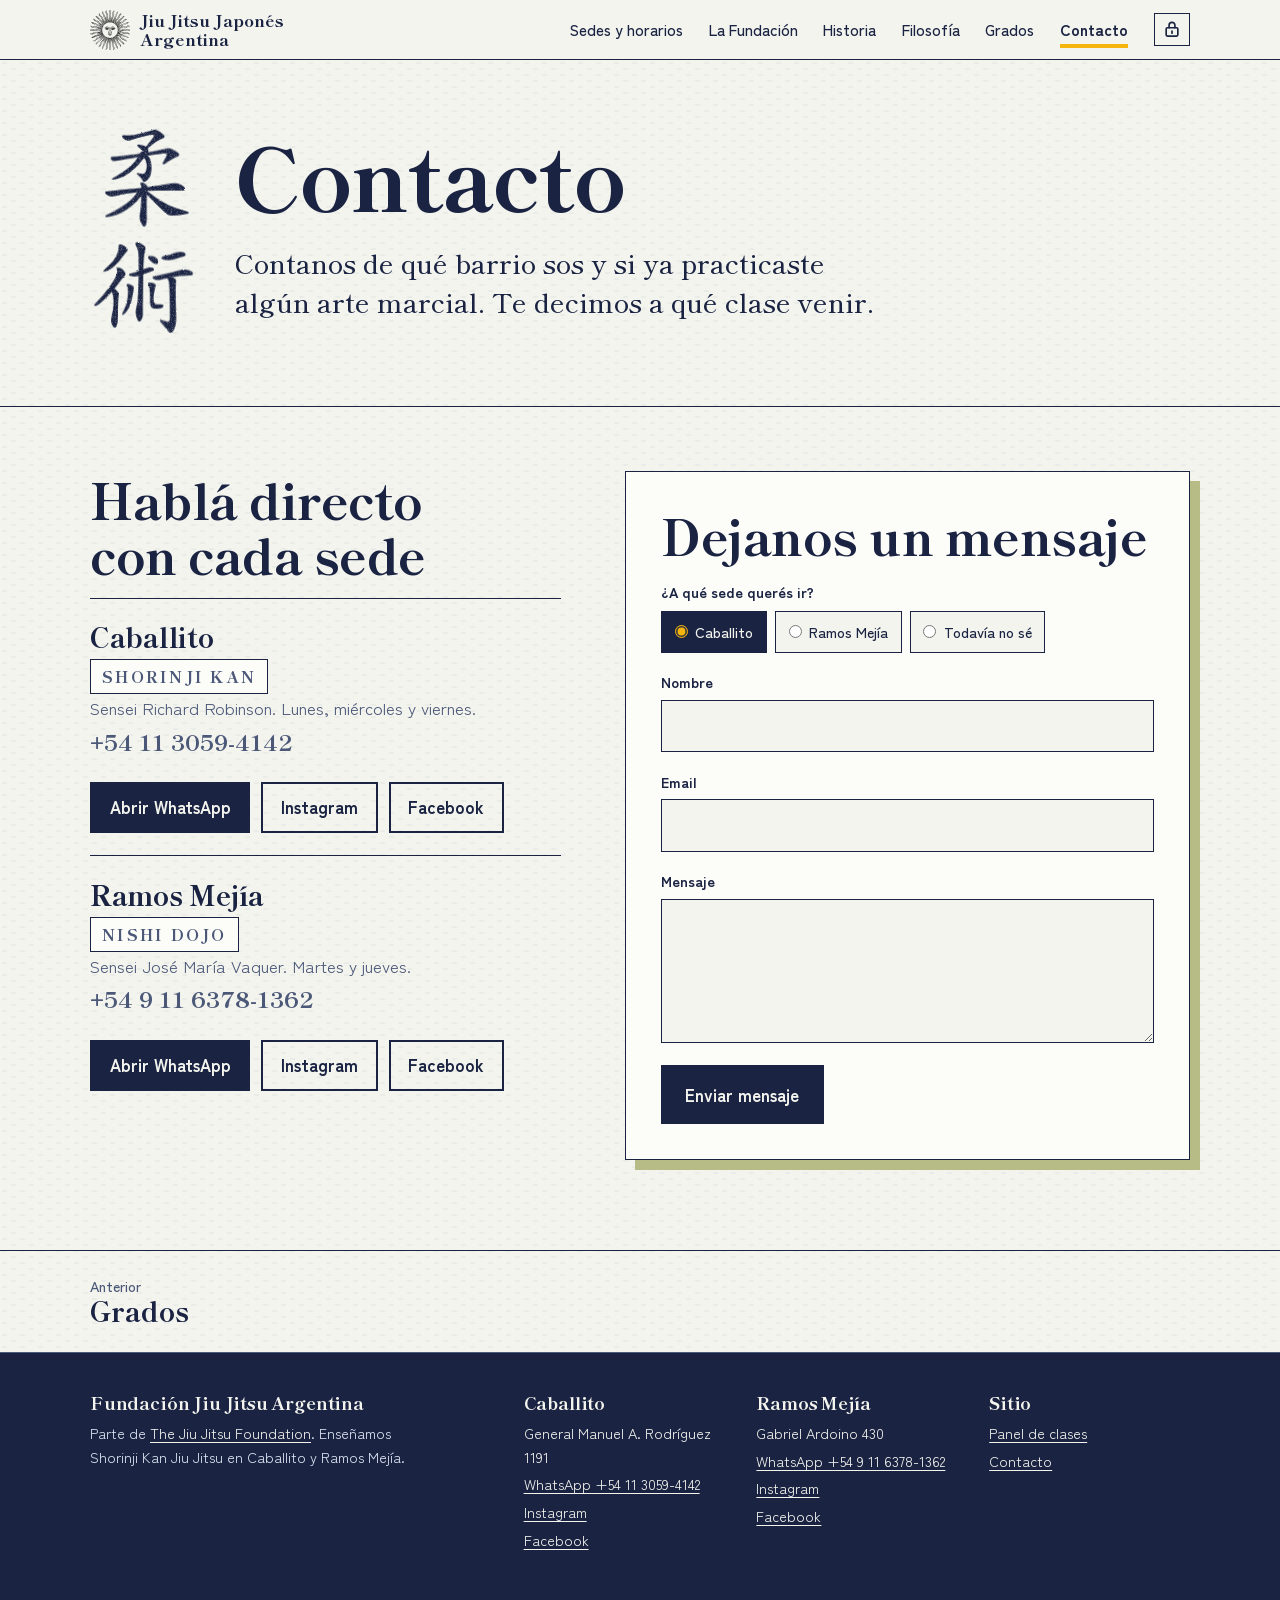
<file: contacto.html>
<!doctype html>
<html lang="es-AR">
<head>
<meta charset="utf-8">
<meta name="viewport" content="width=device-width, initial-scale=1, viewport-fit=cover">
<title>Contacto | Jiu Jitsu Japonés Argentina</title>
<meta name="description" content="Escribinos para venir a una clase de Jiu Jitsu Japonés en Caballito o Ramos Mejía.">
<meta name="theme-color" content="#1A2342">
<meta name="robots" content="noindex, nofollow">
<link rel="canonical" href="https://alannav-x.github.io/jitsu-argentina/contacto.html">
<meta property="og:type" content="website">
<meta property="og:site_name" content="Jiu Jitsu Japonés Argentina">
<meta property="og:title" content="Contacto | Jiu Jitsu Japonés Argentina">
<meta property="og:description" content="Escribinos para venir a una clase de Jiu Jitsu Japonés en Caballito o Ramos Mejía.">
<meta property="og:url" content="https://alannav-x.github.io/jitsu-argentina/contacto.html">
<meta property="og:image" content="https://alannav-x.github.io/jitsu-argentina/assets/img/og.png">
<meta property="og:image:width" content="1200">
<meta property="og:image:height" content="630">
<meta property="og:locale" content="es_AR">
<meta name="twitter:card" content="summary_large_image">
<script>document.documentElement.classList.add('js')</script>
<link rel="icon" href="assets/img/sol.svg" type="image/svg+xml">
<link rel="stylesheet" href="css/fonts.css">
<link rel="stylesheet" href="css/site.css">

</head>
<body>
<a class="saltar" href="#contenido">Ir al contenido</a>
<header class="cabecera">
  <div class="caja">
    <a class="marca" href="index.html"><img src="assets/img/sol.svg" alt="" width="40" height="40">Jiu Jitsu Japonés<br>Argentina</a>
    <button class="menu-boton" type="button" aria-expanded="false" aria-controls="nav">Menú</button>
    <nav class="nav" id="nav" aria-label="Principal"><ul><li><a href="index.html">Sedes y horarios</a></li><li><a href="fundacion.html">La Fundación</a></li><li><a href="historia.html">Historia</a></li><li><a href="filosofia.html">Filosofía</a></li><li><a href="grados.html">Grados</a></li><li><a href="contacto.html" aria-current="page">Contacto</a></li><li class="nav-ingreso"><button type="button" class="nav-ingresar" data-abrir-panel aria-haspopup="dialog" aria-controls="panel-admin"><svg viewBox="0 0 24 24" width="20" height="20" aria-hidden="true" fill="none" stroke="currentColor" stroke-width="2" stroke-linecap="round" stroke-linejoin="round"><rect x="5" y="10.5" width="14" height="10" rx="1.5"/><path d="M8.5 10.5V7.5a3.5 3.5 0 0 1 7 0v3"/><path d="M12 14.5v2.500"/></svg><span>Ingresar</span></button></li></ul></nav>
  </div>
</header>
<main id="contenido">
<div class="titular"><div class="caja"><span class="kanji" lang="ja" aria-hidden="true"><svg class="pincel" viewBox="0 0 1024 1024" width="1024" height="1024"><defs><clipPath id="k10c0"><path d="M 542 673 Q 648 757 686 765 Q 705 771 700 787 Q 697 802 635 840 Q 619 850 596 843 Q 524 821 415 796 Q 387 789 320 794 Q 298 795 305 776 Q 312 763 329 752 Q 359 734 391 752 Q 578 809 594 798 Q 604 791 599 778 Q 565 736 528 687 C 510 663 518 654 542 673 Z"/></clipPath><clipPath id="k10c1"><path d="M 547 631 Q 548 634 550 636 Q 553 661 542 673 L 528 687 Q 519 694 464 707 Q 452 708 448 706 Q 444 703 446 694 Q 446 691 517 633 Q 521 629 525 627 C 540 618 540 618 547 631 Z"/></clipPath><clipPath id="k10c2"><path d="M 539 602 Q 612 615 689 623 Q 723 627 724 613 Q 723 597 689 540 Q 680 525 687 521 Q 694 517 708 528 Q 787 582 819 591 Q 844 595 843 610 Q 842 623 770 663 Q 748 673 721 668 Q 628 647 547 631 L 525 627 Q 509 626 494 622 Q 374 606 209 590 Q 181 587 202 564 Q 217 543 265 556 Q 356 574 449 588 L 539 602 Z"/></clipPath><clipPath id="k10c3"><path d="M 509 581 Q 539 551 533 485 Q 530 458 521 443 Q 511 425 487 430 Q 466 434 446 438 Q 437 439 441 431 Q 444 425 457 415 Q 485 390 494 370 Q 501 355 515 358 Q 525 359 546 380 Q 585 423 578 508 Q 571 584 539 602 C 515 620 489 604 509 581 Z"/></clipPath><clipPath id="k10c4"><path d="M 449 588 Q 407 497 215 390 Q 197 380 212 378 Q 239 372 317 407 Q 371 437 424 486 Q 458 517 480 547 Q 499 572 509 581 C 545 618 507 702 449 588 Z"/></clipPath><clipPath id="k10c5"><path d="M 538 268 Q 590 274 868 273 Q 889 272 895 281 Q 901 294 883 309 Q 828 351 787 343 Q 694 327 542 305 L 485 298 Q 331 282 154 263 Q 132 262 148 243 Q 163 228 182 222 Q 204 215 221 220 Q 326 247 444 258 L 538 268 Z"/></clipPath><clipPath id="k10c6"><path d="M 537 267 Q 537 268 538 268 L 542 305 Q 542 323 497 349 Q 485 352 476 345 Q 470 342 477 332 Q 483 323 485 298 L 483 225 Q 483 93 467 43 Q 457 0 497 -56 Q 501 -63 508 -66 Q 518 -67 524 -55 Q 537 -24 534 5 Q 531 194 536 235 L 537 267 Z"/></clipPath><clipPath id="k10c7"><path d="M 444 258 Q 392 155 152 39 Q 133 29 148 25 Q 158 21 199 32 Q 253 42 304 71 Q 409 131 472 211 Q 476 218 483 225 C 517 265 471 307 444 258 Z"/></clipPath><clipPath id="k10c8"><path d="M 536 235 Q 621 144 712 61 Q 736 39 773 39 Q 840 38 912 54 Q 930 57 931 62 Q 932 69 918 74 Q 870 90 814 105 Q 696 141 545 262 Q 541 265 537 267 C 512 284 515 257 536 235 Z"/></clipPath>
<filter id="k10f" x="-8%" y="-8%" width="116%" height="116%" color-interpolation-filters="sRGB">
<feTurbulence type="fractalNoise" baseFrequency="0.03" numOctaves="2" seed="70" result="ondas"/>
<feDisplacementMap in="SourceGraphic" in2="ondas" scale="16" xChannelSelector="R" yChannelSelector="G" result="borde"/>
<feGaussianBlur in="borde" stdDeviation="5" result="difuso"/>
<feComponentTransfer in="difuso" result="halo"><feFuncA type="linear" slope="0.32"/></feComponentTransfer>
<feTurbulence type="fractalNoise" baseFrequency="0.55" numOctaves="2" seed="30" result="grano"/>
<feColorMatrix in="grano" type="matrix" values="0 0 0 0 0  0 0 0 0 0  0 0 0 0 0  0 0 0 -1.15 1.55" result="poros"/>
<feComposite in="borde" in2="poros" operator="in" result="seco"/>
<feMerge><feMergeNode in="halo"/><feMergeNode in="seco"/></feMerge>
</filter></defs><g filter="url(#k10f)"><g transform="scale(1,-1) translate(0,-900)"><path class="trazo" clip-path="url(#k10c0)" style="--da:495 1195;--o:755;--d:0.26s;--i:0.15s" d="M315 783L364 767L555 814L596 821L618 816L640 790L637 784L547 688L537 689"/><path class="trazo" clip-path="url(#k10c1)" style="--da:107 807;--o:367;--d:0.13s;--i:0.44s" d="M453 699L510 670L540 639"/><path class="trazo" clip-path="url(#k10c2)" style="--da:693 1393;--o:953;--d:0.32s;--i:0.60s" d="M206 577L250 572L671 640L740 641L767 615L692 527"/><path class="trazo" clip-path="url(#k10c3)" style="--da:289 989;--o:549;--d:0.19s;--i:0.96s" d="M517 580L538 576L554 534L557 481L544 429L517 399L448 431"/><path class="trazo" clip-path="url(#k10c4)" style="--da:380 1080;--o:640;--d:0.22s;--i:1.18s" d="M523 593L517 596L465 566L416 506L325 434L281 408L217 383"/><path class="trazo" clip-path="url(#k10c5)" style="--da:739 1439;--o:999;--d:0.34s;--i:1.43s" d="M151 253L204 243L537 287L797 309L883 288"/><path class="trazo" clip-path="url(#k10c6)" style="--da:404 1104;--o:664;--d:0.22s;--i:1.80s" d="M485 339L499 330L513 302L499 32L510 -53"/><path class="trazo" clip-path="url(#k10c7)" style="--da:403 1103;--o:663;--d:0.22s;--i:2.06s" d="M478 256L412 178L341 120L240 62L153 31"/><path class="trazo" clip-path="url(#k10c8)" style="--da:455 1155;--o:715;--d:0.24s;--i:2.32s" d="M539 262L551 238L609 187L743 88L809 72L925 63"/></g></g></svg><svg class="pincel" viewBox="0 0 1024 1024" width="1024" height="1024"><defs><clipPath id="k11c0"><path d="M 271 775 Q 272 679 173 589 Q 170 588 130 548 Q 120 533 136 537 Q 188 541 275 637 Q 320 698 347 729 Q 359 741 345 756 Q 308 793 281 791 Q 269 790 271 775 Z"/></clipPath><clipPath id="k11c1"><path d="M 230 377 Q 255 408 283 444 Q 308 481 328 499 Q 338 508 334 521 Q 331 533 307 556 Q 283 575 265 576 Q 247 576 254 555 Q 272 507 167 369 Q 118 305 52 236 Q 42 227 40 222 Q 36 212 49 213 Q 85 219 206 349 L 230 377 Z"/></clipPath><clipPath id="k11c2"><path d="M 206 349 Q 242 262 201 100 Q 189 60 221 17 Q 222 16 224 14 Q 240 1 250 24 Q 263 58 262 99 Q 263 268 269 305 Q 276 329 267 338 Q 251 356 240 368 Q 236 374 230 377 C 207 396 195 377 206 349 Z"/></clipPath><clipPath id="k11c3"><path d="M 501 510 Q 595 544 598 546 Q 605 555 600 562 Q 593 572 565 575 Q 555 575 502 558 L 460 540 Q 456 540 455 539 Q 422 527 384 519 Q 351 509 377 497 Q 413 485 459 495 L 501 510 Z"/></clipPath><clipPath id="k11c4"><path d="M 459 495 Q 452 284 449 257 Q 443 220 433 181 Q 424 142 446 88 Q 452 72 460 69 Q 464 63 472 70 Q 479 74 489 94 Q 498 116 497 145 Q 496 185 501 510 L 502 558 Q 502 675 519 739 Q 532 761 506 781 Q 491 791 468 805 Q 447 821 428 807 Q 424 803 429 788 Q 457 746 458 686 Q 458 614 460 540 L 459 495 Z"/></clipPath><clipPath id="k11c5"><path d="M 347 404 Q 371 371 347 245 Q 346 242 345 238 Q 335 204 305 144 Q 301 140 300 135 Q 299 126 306 128 Q 327 134 368 200 Q 368 203 370 204 Q 395 264 408 358 Q 412 388 411 392 Q 399 405 375 415 Q 362 422 351 419 Q 342 415 347 404 Z"/></clipPath><clipPath id="k11c6"><path d="M 616 397 Q 620 410 612 418 Q 600 425 574 431 Q 552 435 547 428 Q 540 422 550 410 Q 568 391 565 262 Q 564 210 588 194 Q 598 184 651 188 Q 679 191 688 205 Q 695 215 690 220 Q 684 226 629 226 Q 572 232 616 397 Z"/></clipPath><clipPath id="k11c7"><path d="M 554 655 Q 603 606 626 607 Q 639 607 643 626 Q 643 639 631 657 Q 610 681 556 681 Q 546 682 547 671 Q 546 662 554 655 Z"/></clipPath><clipPath id="k11c8"><path d="M 694 680 Q 654 667 685 652 Q 737 633 796 655 L 874 679 Q 893 685 895 688 Q 904 698 897 707 Q 887 720 854 723 Q 830 724 749 693 Q 722 686 694 680 Z"/></clipPath><clipPath id="k11c9"><path d="M 773 486 Q 851 502 948 503 Q 966 504 970 513 Q 974 523 958 535 Q 901 571 849 548 Q 809 539 751 523 Q 681 507 598 489 Q 579 485 594 471 Q 624 449 657 458 Q 690 470 728 477 L 773 486 Z"/></clipPath><clipPath id="k11c10"><path d="M 728 477 Q 729 473 735 465 Q 747 441 747 401 Q 751 310 753 102 Q 752 75 743 66 Q 733 60 711 67 Q 692 74 669 83 Q 657 87 657 81 Q 656 72 665 62 Q 717 4 749 -39 Q 761 -49 775 -33 Q 812 18 814 110 Q 802 303 808 423 Q 814 451 808 460 Q 799 472 773 486 C 747 501 714 503 728 477 Z"/></clipPath>
<filter id="k11f" x="-8%" y="-8%" width="116%" height="116%" color-interpolation-filters="sRGB">
<feTurbulence type="fractalNoise" baseFrequency="0.03" numOctaves="2" seed="77" result="ondas"/>
<feDisplacementMap in="SourceGraphic" in2="ondas" scale="16" xChannelSelector="R" yChannelSelector="G" result="borde"/>
<feGaussianBlur in="borde" stdDeviation="5" result="difuso"/>
<feComponentTransfer in="difuso" result="halo"><feFuncA type="linear" slope="0.32"/></feComponentTransfer>
<feTurbulence type="fractalNoise" baseFrequency="0.55" numOctaves="2" seed="33" result="grano"/>
<feColorMatrix in="grano" type="matrix" values="0 0 0 0 0  0 0 0 0 0  0 0 0 0 0  0 0 0 -1.15 1.55" result="poros"/>
<feComposite in="borde" in2="poros" operator="in" result="seco"/>
<feMerge><feMergeNode in="halo"/><feMergeNode in="seco"/></feMerge>
</filter></defs><g filter="url(#k11f)"><g transform="scale(1,-1) translate(0,-900)"><path class="trazo" clip-path="url(#k11c0)" style="--da:307 1007;--o:567;--d:0.19s;--i:2.72s" d="M282 779L307 740L272 673L225 612L140 546"/><path class="trazo" clip-path="url(#k11c1)" style="--da:441 1141;--o:701;--d:0.24s;--i:2.94s" d="M264 563L284 540L291 515L265 467L183 352L109 272L48 221"/><path class="trazo" clip-path="url(#k11c2)" style="--da:347 1047;--o:607;--d:0.21s;--i:3.22s" d="M231 368L231 345L244 322L241 181L229 71L235 25"/><path class="trazo" clip-path="url(#k11c3)" style="--da:222 922;--o:482;--d:0.16s;--i:3.46s" d="M378 509L435 511L570 556L593 554"/><path class="trazo" clip-path="url(#k11c4)" style="--da:737 1437;--o:997;--d:0.34s;--i:3.66s" d="M439 801L485 751L480 418L474 257L464 169L465 83"/><path class="trazo" clip-path="url(#k11c5)" style="--da:302 1002;--o:562;--d:0.19s;--i:4.03s" d="M357 409L384 380L375 285L350 197L307 135"/><path class="trazo" clip-path="url(#k11c6)" style="--da:312 1012;--o:572;--d:0.19s;--i:4.25s" d="M556 420L587 398L584 310L579 298L585 237L595 219L619 207L683 213"/><path class="trazo" clip-path="url(#k11c7)" style="--da:78 778;--o:338;--d:0.12s;--i:4.48s" d="M560 669L609 642L624 626"/><path class="trazo" clip-path="url(#k11c8)" style="--da:205 905;--o:465;--d:0.16s;--i:4.63s" d="M687 667L725 664L845 697L887 698"/><path class="trazo" clip-path="url(#k11c9)" style="--da:370 1070;--o:630;--d:0.21s;--i:4.83s" d="M596 480L638 476L877 528L911 529L959 517"/><path class="trazo" clip-path="url(#k11c10)" style="--da:585 1285;--o:845;--d:0.29s;--i:5.07s" d="M736 474L768 456L778 436L783 86L771 44L756 24L723 36L664 77"/></g></g></svg></span><div><h1>Contacto</h1><p>Contanos de qué barrio sos y si ya practicaste algún arte marcial. Te decimos a qué clase venir.</p></div></div></div><div class="caja contacto-grilla">
  <div class="directo">
    <h2>Hablá directo con cada sede</h2>
    <div class="directo-sede">
      <h3>Caballito</h3>
      <p class="dojo-nombre">Shorinji Kan</p>
      <p>Sensei Richard Robinson. Lunes, miércoles y viernes.</p>
      <p class="numero">+54 11 3059-4142</p>
      <div class="redes">
        <a class="boton" href="https://wa.me/541130594142?text=Hola%2C%20quiero%20probar%20una%20clase%20de%20Jiu%20Jitsu%20en%20Caballito.">Abrir WhatsApp</a>
        <a class="boton boton-linea" href="https://www.instagram.com/buenosairesjiujitsuclub/">Instagram</a>
        <a class="boton boton-linea" href="https://www.facebook.com/share/19qRqyU3RX/">Facebook</a>
      </div>
    </div>
    <div class="directo-sede">
      <h3>Ramos Mejía</h3>
      <p class="dojo-nombre">Nishi Dojo</p>
      <p>Sensei José María Vaquer. Martes y jueves.</p>
      <p class="numero">+54 9 11 6378-1362</p>
      <div class="redes">
        <a class="boton" href="https://wa.me/5491163781362?text=Hola%2C%20quiero%20probar%20una%20clase%20de%20Jiu%20Jitsu%20en%20Ramos%20Mej%C3%ADa.">Abrir WhatsApp</a>
        <a class="boton boton-linea" href="https://www.instagram.com/nishidojojiujitsu/">Instagram</a>
        <a class="boton boton-linea" href="https://www.facebook.com/p/Haedo-Jiu-Jitsu-Club-100057642211295/">Facebook</a>
      </div>
    </div>
  </div>

  <form class="formulario" id="form-contacto">
    <h2>Dejanos un mensaje</h2>
    <p class="trampa" aria-hidden="true"><label for="c-sitio">No completar</label><input id="c-sitio" name="sitio" type="text" tabindex="-1" autocomplete="off"></p>
    <fieldset class="campo sede-opciones">
      <legend>¿A qué sede querés ir?</legend>
      <label><input type="radio" name="sede" id="c-sede-caballito" value="Caballito" checked> Caballito</label>
      <label><input type="radio" name="sede" id="c-sede-ramos" value="Ramos Mejía"> Ramos Mejía</label>
      <label><input type="radio" name="sede" id="c-sede-nose" value="Todavía no sé"> Todavía no sé</label>
    </fieldset>
    <div class="campo">
      <label for="c-nombre">Nombre</label>
      <input id="c-nombre" name="nombre" type="text" autocomplete="name" required>
    </div>
    <div class="campo">
      <label for="c-email">Email</label>
      <input id="c-email" name="email" type="email" autocomplete="email" required>
    </div>
    <div class="campo">
      <label for="c-mensaje">Mensaje</label>
      <textarea id="c-mensaje" name="mensaje" required></textarea>
    </div>
    <button class="boton" type="submit">Enviar mensaje</button>
    <p class="estado" id="form-estado" role="status" hidden></p>
  </form>
</div>

<nav class="seguir" aria-label="Seguir leyendo"><div class="caja"><a class="antes" href="grados.html"><span>Anterior</span>Grados</a><span></span></div></nav>
</main>
<footer class="pie">
  <div class="caja">
    <div>
      <h2>Fundación Jiu Jitsu Argentina</h2>
      <p>Parte de <a href="https://www.jitsufoundation.org/">The Jiu Jitsu Foundation</a>. Enseñamos Shorinji Kan Jiu Jitsu en Caballito y Ramos Mejía.</p>
    </div>
    <div>
      <h2>Caballito</h2>
      <ul>
        <li>General Manuel A. Rodríguez 1191</li>
        <li><a href="https://wa.me/541130594142?text=Hola%2C%20quiero%20probar%20una%20clase%20de%20Jiu%20Jitsu%20en%20Caballito.">WhatsApp +54 11 3059-4142</a></li>
        <li><a href="https://www.instagram.com/buenosairesjiujitsuclub/">Instagram</a></li>
        <li><a href="https://www.facebook.com/share/19qRqyU3RX/">Facebook</a></li>
      </ul>
    </div>
    <div>
      <h2>Ramos Mejía</h2>
      <ul>
        <li>Gabriel Ardoino 430</li>
        <li><a href="https://wa.me/5491163781362?text=Hola%2C%20quiero%20probar%20una%20clase%20de%20Jiu%20Jitsu%20en%20Ramos%20Mej%C3%ADa.">WhatsApp +54 9 11 6378-1362</a></li>
        <li><a href="https://www.instagram.com/nishidojojiujitsu/">Instagram</a></li>
        <li><a href="https://www.facebook.com/p/Haedo-Jiu-Jitsu-Club-100057642211295/">Facebook</a></li>
      </ul>
    </div>
    <div>
      <h2>Sitio</h2>
      <ul>
        <li><button type="button" class="enlace" data-abrir-panel>Panel de clases</button></li>
        <li><a href="contacto.html">Contacto</a></li>
      </ul>
    </div>
  </div>
</footer>

<dialog class="panel" id="panel-admin" aria-labelledby="panel-titulo">
<div class="panel-cabeza"><h2 id="panel-titulo">Panel de clases</h2><button type="button" class="panel-cerrar" data-cerrar aria-label="Cerrar"><svg viewBox="0 0 24 24" width="20" height="20" aria-hidden="true" fill="none" stroke="currentColor" stroke-width="2.4" stroke-linecap="round"><path d="M6 6l12 12M18 6L6 18"/></svg></button></div>
<form class="panel-ingreso" id="panel-ingreso">
<div class="campo"><label for="p-usuario">Usuario</label><input id="p-usuario" name="usuario" autocomplete="username" autocapitalize="off" required></div>
<div class="campo"><label for="p-clave">Contraseña</label><input id="p-clave" name="clave" type="password" autocomplete="current-password" required></div>
<button class="boton" type="submit">Ingresar</button>
<p class="estado" id="panel-estado-ingreso" role="status" hidden></p>
</form>
<div class="panel-clases" id="panel-clases" hidden>
<p class="panel-ayuda">Próximas cuatro semanas. Activá o desactivá cada clase; los cambios se guardan al instante. Los feriados empiezan sin clase.</p>
<div id="panel-lista"></div>
<div class="panel-pie"><p id="panel-estado" role="status"></p><button type="button" class="boton boton-linea" id="panel-salir">Salir</button></div>
</div>
</dialog>
<script type="application/json" id="datos-clases">{"api":"","sedes":[{"id":"caballito","nombre":"Sede Caballito","clases":[[1,"19:00","20:30"],[3,"18:30","20:00"],[5,"19:00","20:30"]]},{"id":"ramos-mejia","nombre":"Sede Ramos Mejía","clases":[[2,"19:30","21:00"],[4,"19:30","21:00"]]}],"feriados":{"2026-11-23":{"nombre":"Día de la Soberanía Nacional","sedes":["caballito","ramos-mejia"]},"2026-12-07":{"nombre":"Feriado turístico","sedes":["caballito","ramos-mejia"]},"2026-12-08":{"nombre":"Inmaculada Concepción de María","sedes":["caballito","ramos-mejia"]},"2026-12-25":{"nombre":"Navidad","sedes":["caballito","ramos-mejia"]},"2027-01-01":{"nombre":"Año nuevo","sedes":["caballito","ramos-mejia"]}}}</script>
<script src="js/site.js"></script>
</body>
</html>
</file>
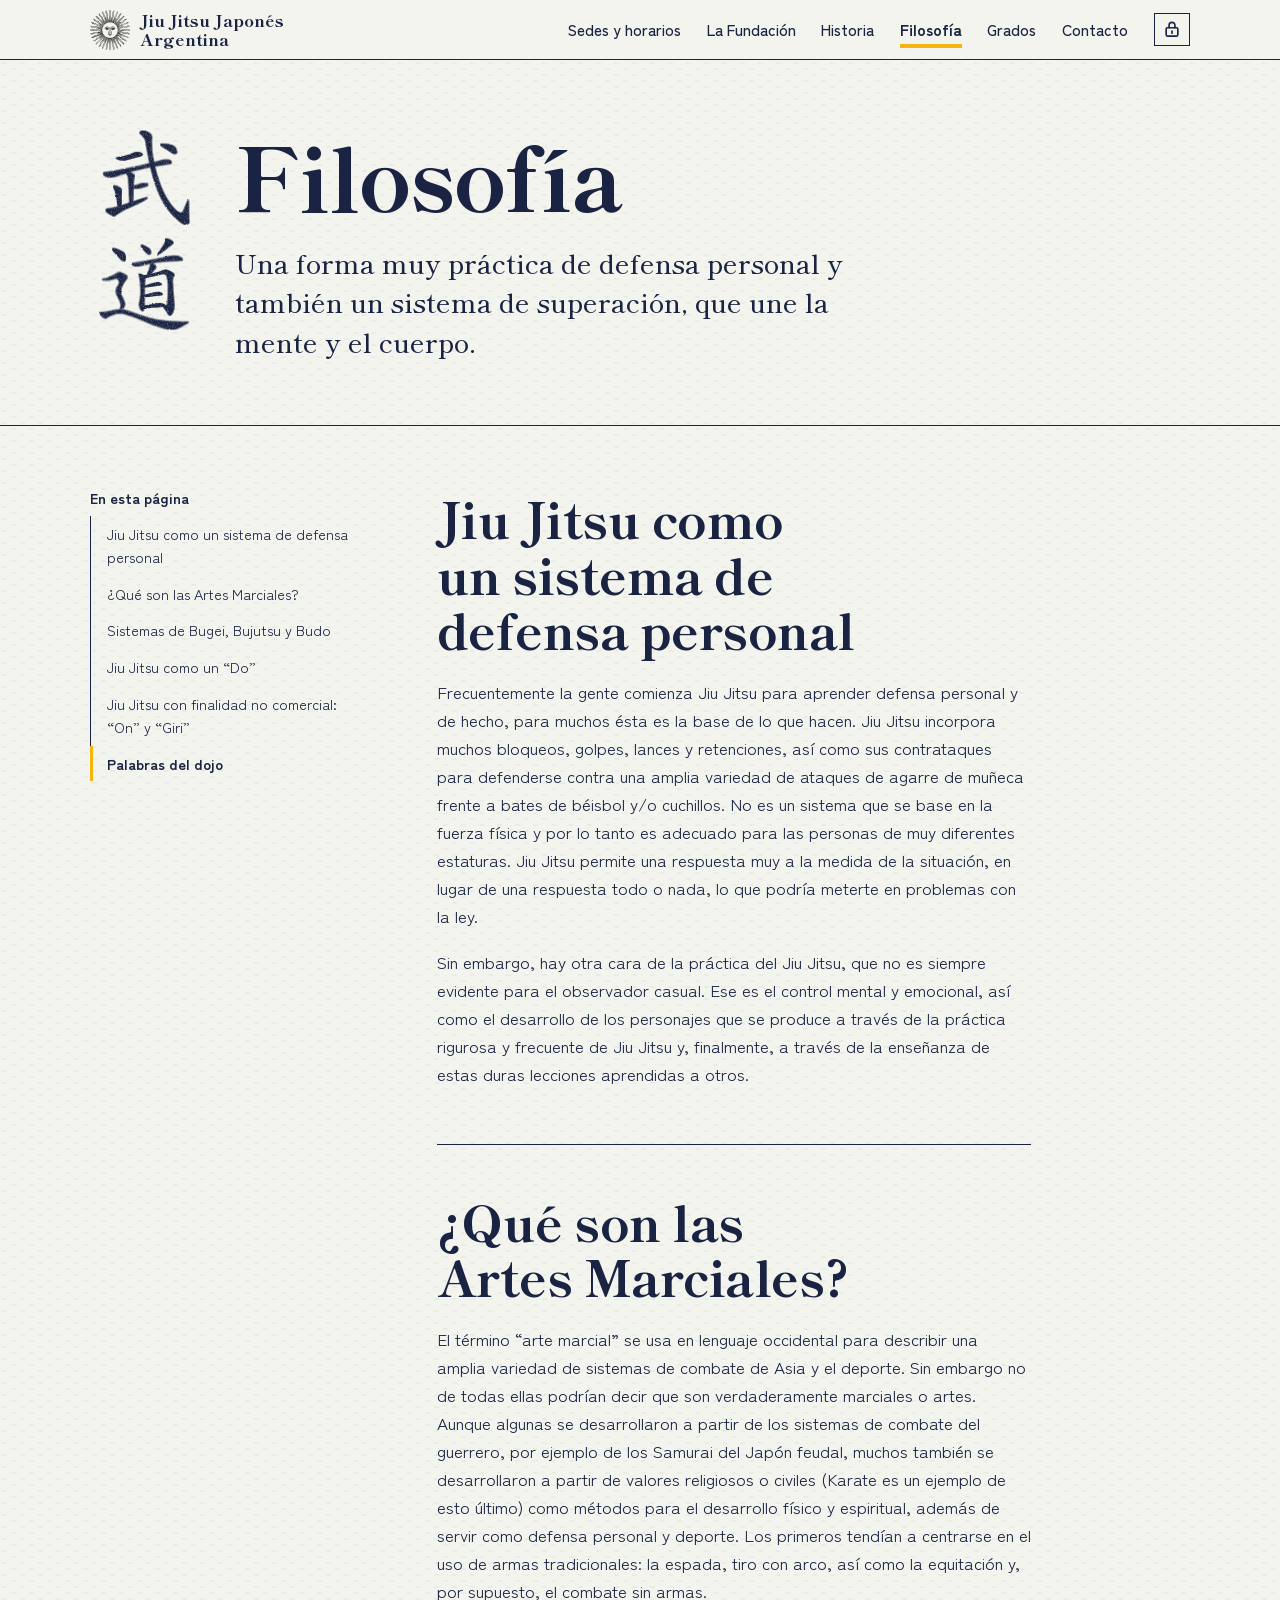
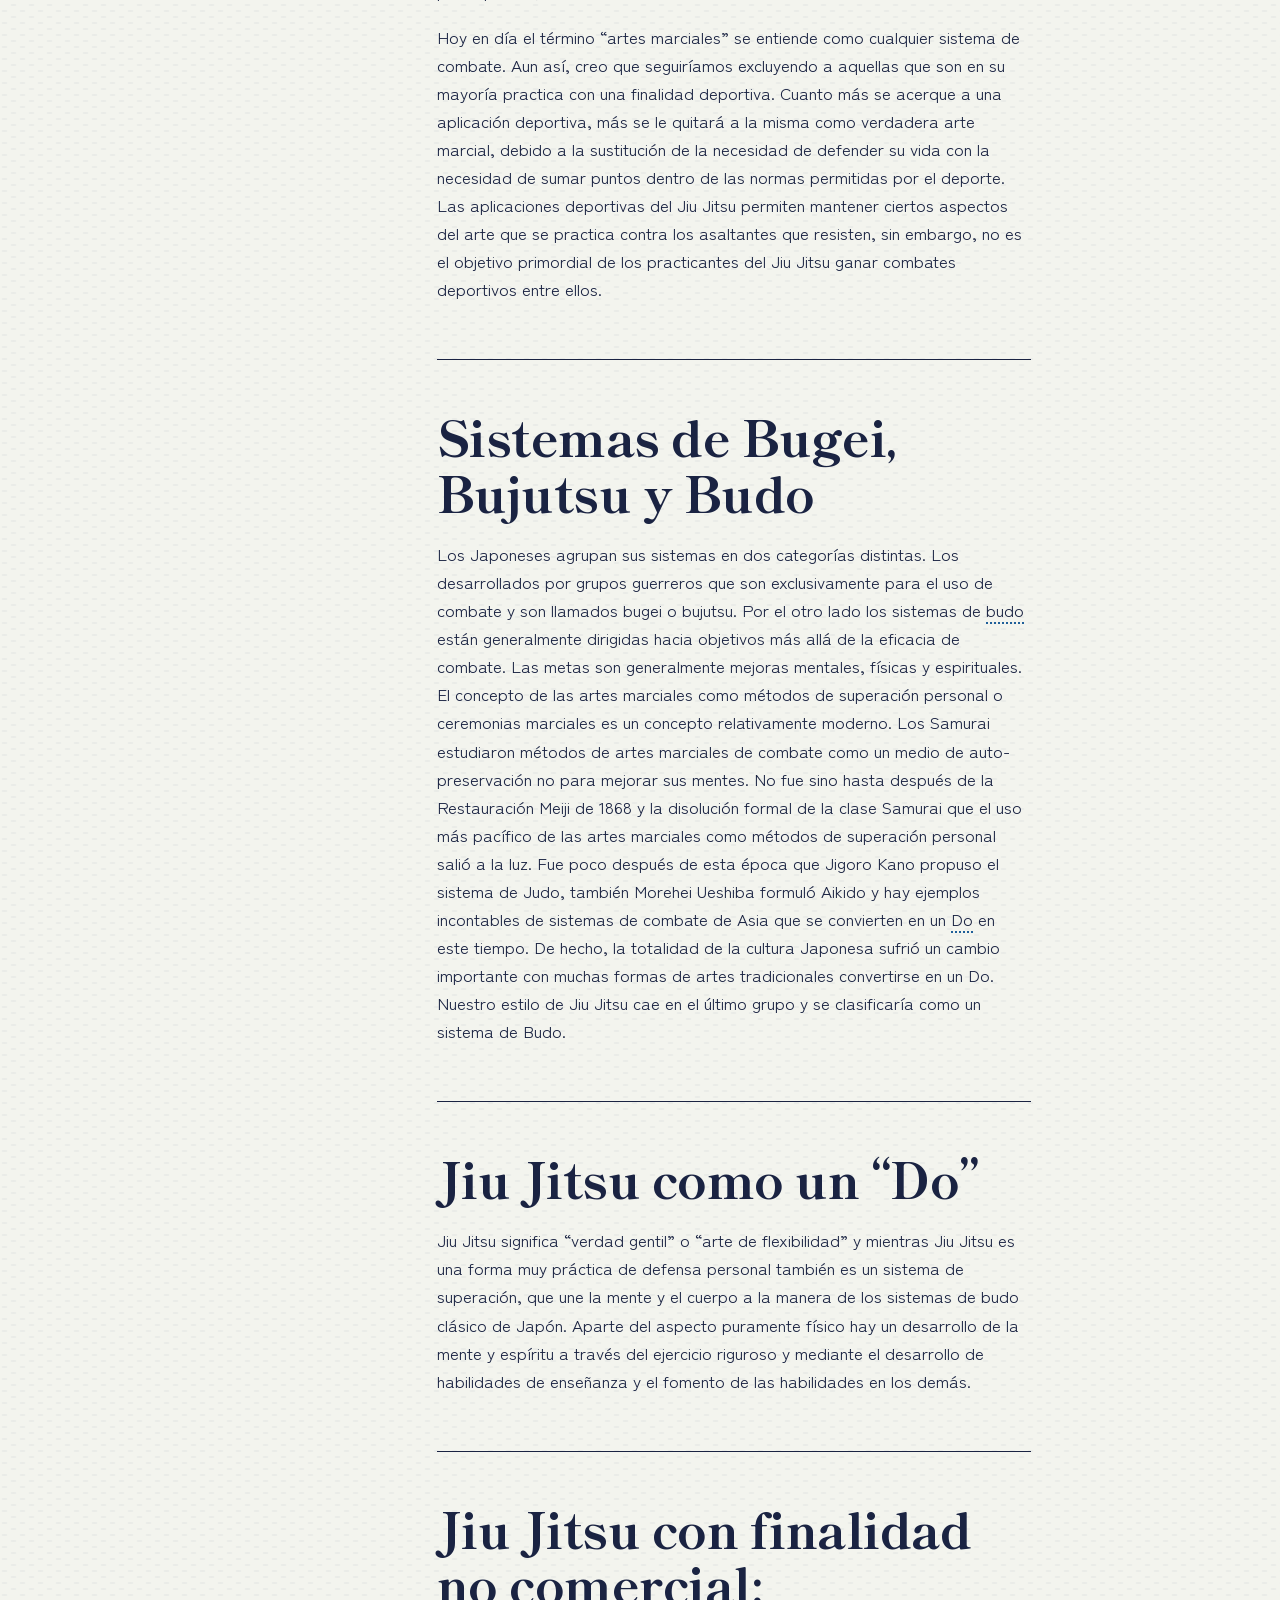
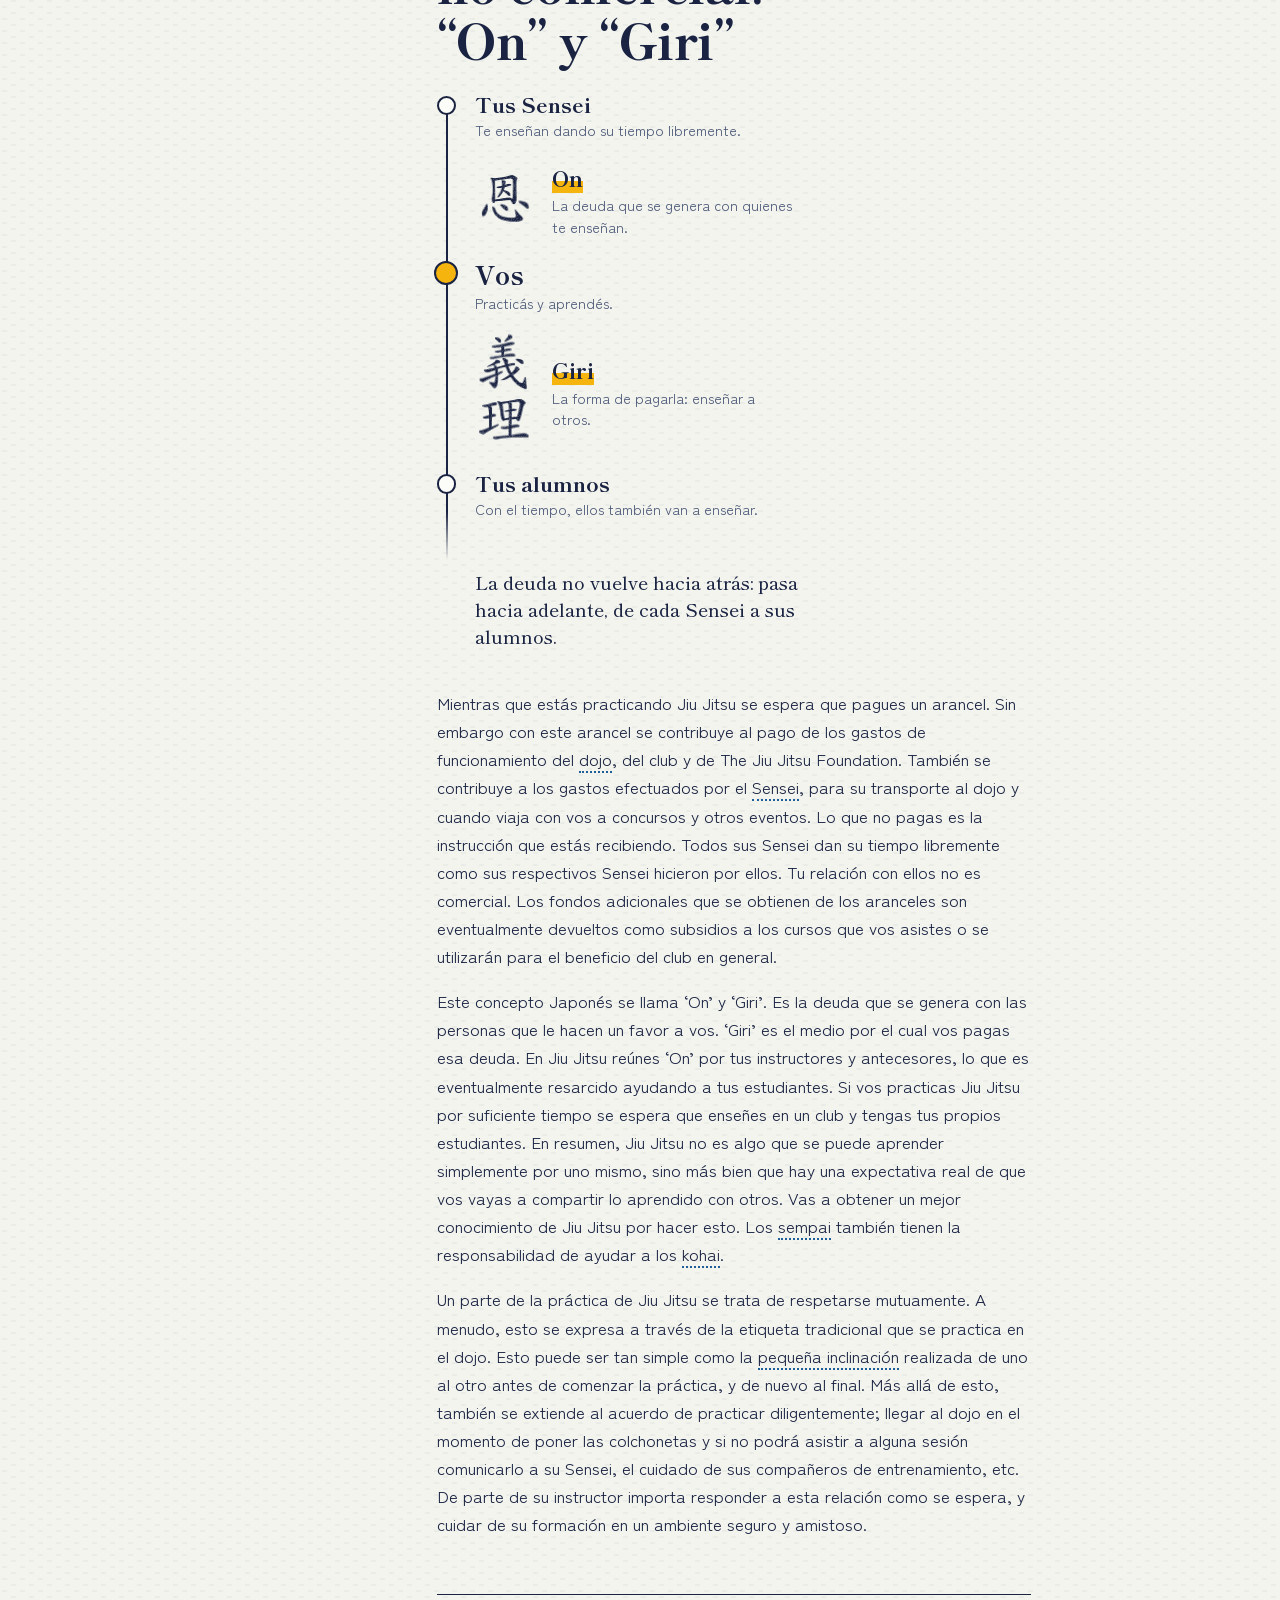
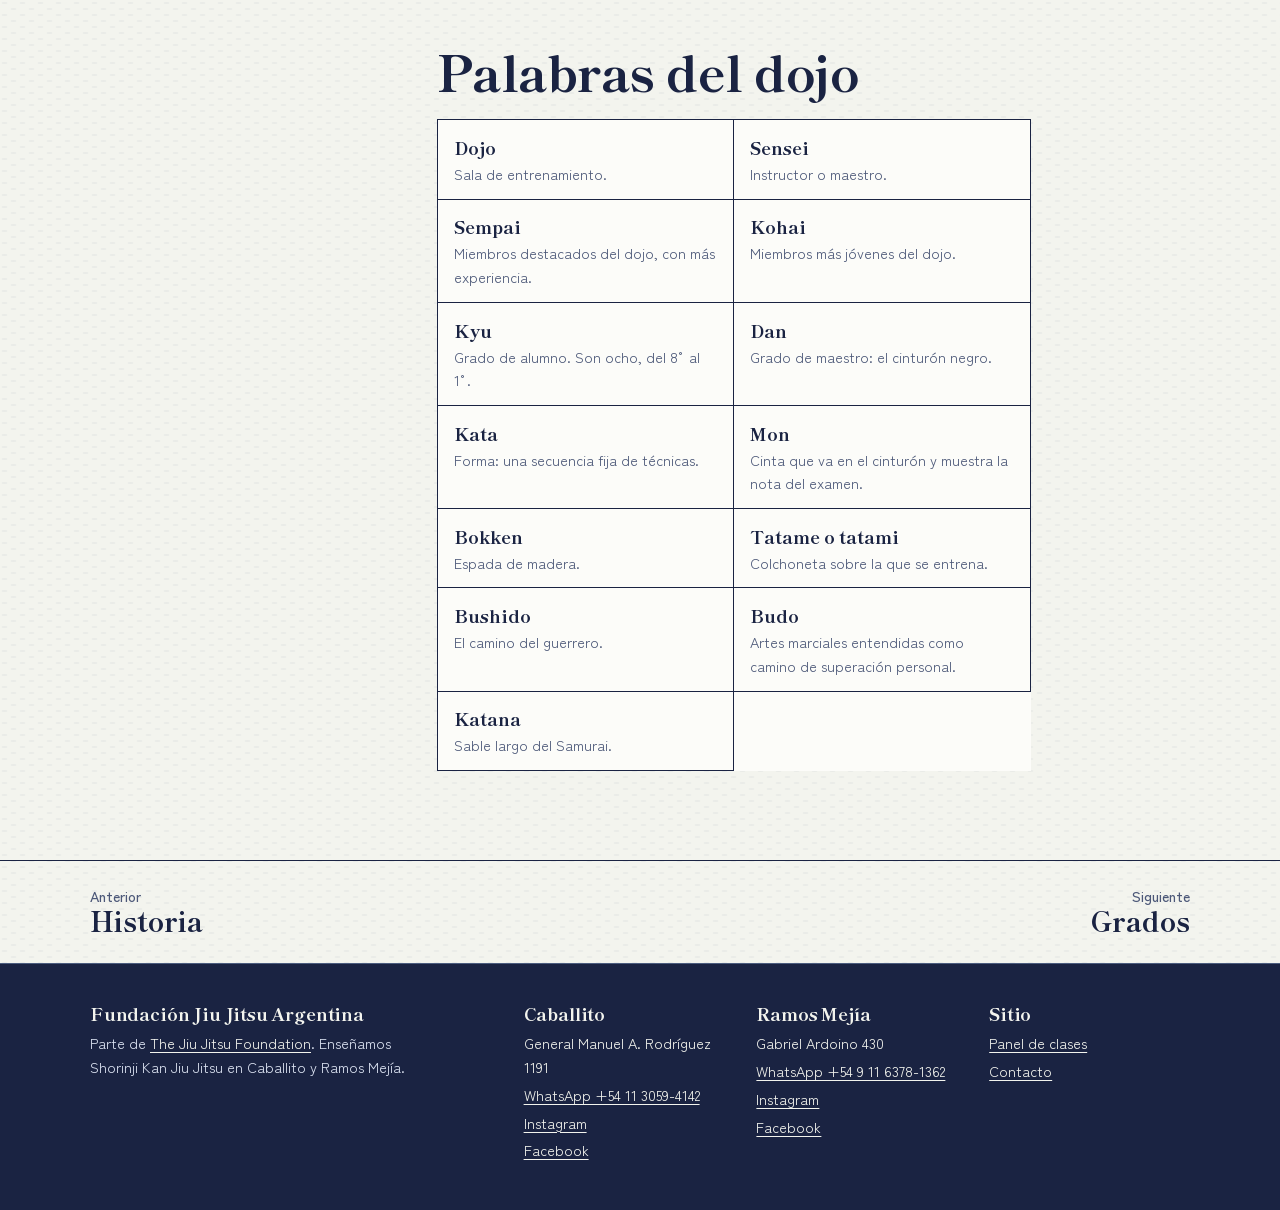
<file: filosofia.html>
<!doctype html>
<html lang="es-AR">
<head>
<meta charset="utf-8">
<meta name="viewport" content="width=device-width, initial-scale=1, viewport-fit=cover">
<title>Filosofía | Jiu Jitsu Japonés Argentina</title>
<meta name="description" content="Jiu Jitsu como sistema de defensa personal y como camino: budo, On y Giri, y el respeto mutuo en el dojo.">
<meta name="theme-color" content="#1A2342">
<meta name="robots" content="noindex, nofollow">
<link rel="canonical" href="https://alannav-x.github.io/jitsu-argentina/filosofia.html">
<meta property="og:type" content="website">
<meta property="og:site_name" content="Jiu Jitsu Japonés Argentina">
<meta property="og:title" content="Filosofía | Jiu Jitsu Japonés Argentina">
<meta property="og:description" content="Jiu Jitsu como sistema de defensa personal y como camino: budo, On y Giri, y el respeto mutuo en el dojo.">
<meta property="og:url" content="https://alannav-x.github.io/jitsu-argentina/filosofia.html">
<meta property="og:image" content="https://alannav-x.github.io/jitsu-argentina/assets/img/og.png">
<meta property="og:image:width" content="1200">
<meta property="og:image:height" content="630">
<meta property="og:locale" content="es_AR">
<meta name="twitter:card" content="summary_large_image">
<script>document.documentElement.classList.add('js')</script>
<link rel="icon" href="assets/img/sol.svg" type="image/svg+xml">
<link rel="stylesheet" href="css/fonts.css">
<link rel="stylesheet" href="css/site.css">

</head>
<body>
<a class="saltar" href="#contenido">Ir al contenido</a>
<header class="cabecera">
  <div class="caja">
    <a class="marca" href="index.html"><img src="assets/img/sol.svg" alt="" width="40" height="40">Jiu Jitsu Japonés<br>Argentina</a>
    <button class="menu-boton" type="button" aria-expanded="false" aria-controls="nav">Menú</button>
    <nav class="nav" id="nav" aria-label="Principal"><ul><li><a href="index.html">Sedes y horarios</a></li><li><a href="fundacion.html">La Fundación</a></li><li><a href="historia.html">Historia</a></li><li><a href="filosofia.html" aria-current="page">Filosofía</a></li><li><a href="grados.html">Grados</a></li><li><a href="contacto.html">Contacto</a></li><li class="nav-ingreso"><button type="button" class="nav-ingresar" data-abrir-panel aria-haspopup="dialog" aria-controls="panel-admin"><svg viewBox="0 0 24 24" width="20" height="20" aria-hidden="true" fill="none" stroke="currentColor" stroke-width="2" stroke-linecap="round" stroke-linejoin="round"><rect x="5" y="10.5" width="14" height="10" rx="1.5"/><path d="M8.5 10.5V7.5a3.5 3.5 0 0 1 7 0v3"/><path d="M12 14.5v2.500"/></svg><span>Ingresar</span></button></li></ul></nav>
  </div>
</header>
<main id="contenido">
<div class="titular"><div class="caja"><span class="kanji" lang="ja" aria-hidden="true"><svg class="pincel" viewBox="0 0 1024 1024" width="1024" height="1024"><defs><clipPath id="k7c0"><path d="M 263 591 Q 226 582 254 567 Q 296 545 355 563 Q 407 576 464 592 Q 489 599 493 603 Q 502 612 496 620 Q 489 632 458 637 Q 427 641 397 627 Q 369 615 338 606 Q 304 596 263 591 Z"/></clipPath><clipPath id="k7c1"><path d="M 613 499 Q 679 512 755 523 Q 774 526 774 534 Q 775 549 755 559 Q 724 572 699 566 Q 648 554 603 542 L 559 531 Q 270 462 138 448 Q 123 447 120 437 Q 117 425 134 412 Q 179 382 233 400 Q 288 419 341 434 L 382 447 Q 454 469 568 491 L 613 499 Z"/></clipPath><clipPath id="k7c2"><path d="M 341 434 Q 359 407 359 384 Q 363 278 370 159 C 372 129 407 141 408 171 Q 409 232 411 288 L 412 319 Q 413 379 420 400 Q 429 416 417 426 Q 398 439 382 447 C 355 461 325 459 341 434 Z"/></clipPath><clipPath id="k7c3"><path d="M 411 288 Q 432 285 497 301 Q 515 307 535 312 Q 545 315 547 317 Q 554 326 549 333 Q 540 343 511 346 Q 481 347 454 332 Q 444 328 430 324 Q 420 323 412 319 C 384 307 381 291 411 288 Z"/></clipPath><clipPath id="k7c4"><path d="M 299 136 Q 296 227 301 263 Q 304 285 290 297 Q 268 313 242 322 Q 229 328 220 322 Q 213 315 219 301 Q 243 262 258 123 C 261 93 300 106 299 136 Z"/></clipPath><clipPath id="k7c5"><path d="M 370 159 Q 334 149 299 136 L 258 123 Q 239 119 219 112 Q 197 105 162 105 Q 147 104 145 92 Q 144 76 154 68 Q 179 50 217 30 Q 229 26 242 37 Q 285 70 334 93 Q 409 126 483 161 Q 511 174 532 190 Q 547 199 547 209 Q 540 215 527 212 Q 469 193 408 171 L 370 159 Z"/></clipPath><clipPath id="k7c6"><path d="M 568 491 Q 644 137 830 -11 Q 894 -62 924 -60 Q 946 -56 937 -26 Q 931 23 932 165 Q 932 190 923 191 Q 922 191 882 98 Q 869 59 845 67 Q 833 73 816 85 Q 681 214 613 499 L 603 542 Q 576 671 584 767 Q 594 810 536 829 Q 499 844 479 835 Q 458 826 469 807 Q 518 767 521 732 Q 539 621 559 531 L 568 491 Z"/></clipPath><clipPath id="k7c7"><path d="M 700 669 Q 736 648 774 622 Q 790 612 807 615 Q 817 616 821 632 Q 822 648 808 677 Q 792 710 686 718 Q 670 719 663 715 Q 659 711 663 697 Q 669 687 700 669 Z"/></clipPath>
<filter id="k7f" x="-8%" y="-8%" width="116%" height="116%" color-interpolation-filters="sRGB">
<feTurbulence type="fractalNoise" baseFrequency="0.03" numOctaves="2" seed="49" result="ondas"/>
<feDisplacementMap in="SourceGraphic" in2="ondas" scale="16" xChannelSelector="R" yChannelSelector="G" result="borde"/>
<feGaussianBlur in="borde" stdDeviation="5" result="difuso"/>
<feComponentTransfer in="difuso" result="halo"><feFuncA type="linear" slope="0.32"/></feComponentTransfer>
<feTurbulence type="fractalNoise" baseFrequency="0.55" numOctaves="2" seed="21" result="grano"/>
<feColorMatrix in="grano" type="matrix" values="0 0 0 0 0  0 0 0 0 0  0 0 0 0 0  0 0 0 -1.15 1.55" result="poros"/>
<feComposite in="borde" in2="poros" operator="in" result="seco"/>
<feMerge><feMergeNode in="halo"/><feMergeNode in="seco"/></feMerge>
</filter></defs><g filter="url(#k7f)"><g transform="scale(1,-1) translate(0,-900)"><path class="trazo" clip-path="url(#k7c0)" style="--da:236 936;--o:496;--d:0.17s;--i:0.15s" d="M255 580L301 575L426 609L486 613"/><path class="trazo" clip-path="url(#k7c1)" style="--da:644 1344;--o:904;--d:0.30s;--i:0.35s" d="M133 433L185 423L216 427L471 492L683 537L718 543L762 538"/><path class="trazo" clip-path="url(#k7c2)" style="--da:289 989;--o:549;--d:0.19s;--i:0.69s" d="M350 430L379 418L389 404L389 194L374 167"/><path class="trazo" clip-path="url(#k7c3)" style="--da:129 829;--o:389;--d:0.13s;--i:0.91s" d="M416 296L429 306L504 326L539 326"/><path class="trazo" clip-path="url(#k7c4)" style="--da:200 900;--o:460;--d:0.16s;--i:1.08s" d="M228 313L268 270L277 152L262 135"/><path class="trazo" clip-path="url(#k7c5)" style="--da:409 1109;--o:669;--d:0.23s;--i:1.27s" d="M161 89L223 72L541 206"/><path class="trazo" clip-path="url(#k7c6)" style="--da:1118 1818;--o:1378;--d:0.46s;--i:1.54s" d="M482 818L518 804L546 778L573 571L621 377L670 249L737 132L790 68L824 39L880 18L903 71L924 184"/><path class="trazo" clip-path="url(#k7c7)" style="--da:156 856;--o:416;--d:0.14s;--i:2.03s" d="M670 709L768 668L803 633"/></g></g></svg><svg class="pincel" viewBox="0 0 1024 1024" width="1024" height="1024"><defs><clipPath id="k8c0"><path d="M 482 766 Q 533 697 557 694 Q 570 693 577 709 Q 580 722 571 742 Q 562 758 539 769 Q 503 788 488 791 Q 479 792 478 782 Q 477 775 482 766 Z"/></clipPath><clipPath id="k8c1"><path d="M 699 802 Q 684 772 633 701 Q 626 685 641 690 Q 686 720 740 764 Q 756 780 777 791 Q 796 801 785 817 Q 772 832 747 843 Q 725 853 713 850 Q 701 849 706 836 Q 710 820 699 802 Z"/></clipPath><clipPath id="k8c2"><path d="M 598 615 Q 682 630 819 635 Q 868 635 876 645 Q 880 655 865 667 Q 814 703 747 682 Q 597 651 398 616 Q 379 613 394 599 Q 407 587 423 583 Q 442 579 457 584 Q 508 600 566 609 L 598 615 Z"/></clipPath><clipPath id="k8c3"><path d="M 576 516 Q 589 529 602 546 Q 609 553 619 562 Q 632 571 626 581 Q 620 596 598 615 C 575 635 565 639 566 609 Q 569 594 537 508 C 527 480 555 495 576 516 Z"/></clipPath><clipPath id="k8c4"><path d="M 506 502 Q 505 505 500 506 Q 493 513 480 517 Q 471 521 461 518 Q 455 514 460 502 Q 475 439 475 353 Q 474 340 474 323 Q 474 292 464 252 Q 451 203 483 165 Q 493 153 502 164 Q 509 174 511 186 L 515 219 Q 515 256 515 294 L 515 320 Q 516 357 517 385 L 518 406 Q 519 458 521 463 Q 522 470 522 475 C 523 489 523 489 506 502 Z"/></clipPath><clipPath id="k8c5"><path d="M 686 203 Q 713 169 733 135 Q 742 119 753 119 Q 768 120 783 152 Q 799 189 795 233 Q 788 308 779 446 Q 778 474 793 495 Q 802 507 793 516 Q 775 534 728 555 Q 712 564 697 555 Q 654 534 587 519 Q 580 518 576 516 L 537 508 Q 518 505 506 502 C 477 496 493 468 522 475 Q 534 478 551 482 Q 620 495 678 510 Q 702 514 713 506 Q 743 470 727 238 Q 727 237 727 235 Q 723 216 705 225 Q 704 226 701 227 C 671 232 668 227 686 203 Z"/></clipPath><clipPath id="k8c6"><path d="M 517 385 L 664 405 Q 686 409 677 421 Q 667 434 643 438 Q 615 441 518 406 C 490 396 487 381 517 385 Z"/></clipPath><clipPath id="k8c7"><path d="M 515 294 Q 519 294 524 294 Q 609 307 671 313 Q 693 317 685 329 Q 675 342 651 348 Q 621 352 515 320 C 486 311 485 294 515 294 Z"/></clipPath><clipPath id="k8c8"><path d="M 511 186 Q 518 186 524 187 Q 576 197 686 203 C 716 205 725 208 701 227 Q 671 254 595 232 Q 552 225 515 219 C 485 214 481 185 511 186 Z"/></clipPath><clipPath id="k8c9"><path d="M 236 706 Q 261 679 289 647 Q 302 632 319 632 Q 329 631 337 645 Q 343 660 336 692 Q 332 713 301 730 Q 228 766 212 759 Q 206 755 207 742 Q 210 730 236 706 Z"/></clipPath><clipPath id="k8c10"><path d="M 302 180 Q 320 190 328 209 Q 340 246 300 309 Q 267 364 346 465 Q 368 483 348 499 Q 329 514 293 528 Q 271 541 253 523 Q 225 502 187 488 Q 136 467 120 470 Q 113 470 110 465 Q 109 461 117 456 Q 154 438 243 470 Q 253 473 262 460 Q 284 438 264 409 Q 218 360 264 289 Q 289 241 288 216 Q 285 200 281 182 C 276 161 278 162 302 180 Z"/></clipPath><clipPath id="k8c11"><path d="M 281 182 Q 239 183 200 170 Q 161 157 101 154 Q 94 154 90 146 Q 87 139 95 128 Q 111 109 135 96 Q 147 90 165 103 Q 246 154 315 138 Q 379 125 510 69 Q 735 -33 815 -5 Q 873 16 924 52 Q 946 67 923 66 Q 721 59 562 100 Q 483 122 384 159 Q 344 177 302 180 L 281 182 Z"/></clipPath>
<filter id="k8f" x="-8%" y="-8%" width="116%" height="116%" color-interpolation-filters="sRGB">
<feTurbulence type="fractalNoise" baseFrequency="0.03" numOctaves="2" seed="56" result="ondas"/>
<feDisplacementMap in="SourceGraphic" in2="ondas" scale="16" xChannelSelector="R" yChannelSelector="G" result="borde"/>
<feGaussianBlur in="borde" stdDeviation="5" result="difuso"/>
<feComponentTransfer in="difuso" result="halo"><feFuncA type="linear" slope="0.32"/></feComponentTransfer>
<feTurbulence type="fractalNoise" baseFrequency="0.55" numOctaves="2" seed="24" result="grano"/>
<feColorMatrix in="grano" type="matrix" values="0 0 0 0 0  0 0 0 0 0  0 0 0 0 0  0 0 0 -1.15 1.55" result="poros"/>
<feComposite in="borde" in2="poros" operator="in" result="seco"/>
<feMerge><feMergeNode in="halo"/><feMergeNode in="seco"/></feMerge>
</filter></defs><g filter="url(#k8f)"><g transform="scale(1,-1) translate(0,-900)"><path class="trazo" clip-path="url(#k8c0)" style="--da:97 797;--o:357;--d:0.12s;--i:2.33s" d="M489 779L541 737L558 712"/><path class="trazo" clip-path="url(#k8c1)" style="--da:182 882;--o:442;--d:0.15s;--i:2.49s" d="M718 839L732 824L738 805L643 700"/><path class="trazo" clip-path="url(#k8c2)" style="--da:479 1179;--o:739;--d:0.25s;--i:2.67s" d="M396 608L440 602L618 638L776 661L812 662L868 650"/><path class="trazo" clip-path="url(#k8c3)" style="--da:116 816;--o:376;--d:0.13s;--i:2.96s" d="M572 606L592 579L566 534L554 522L541 519"/><path class="trazo" clip-path="url(#k8c4)" style="--da:350 1050;--o:610;--d:0.21s;--i:3.12s" d="M467 511L489 483L495 454L495 314L488 239L493 170"/><path class="trazo" clip-path="url(#k8c5)" style="--da:630 1330;--o:890;--d:0.30s;--i:3.36s" d="M514 498L540 493L713 534L740 518L755 501L761 224L749 191L717 199L700 219"/><path class="trazo" clip-path="url(#k8c6)" style="--da:152 852;--o:412;--d:0.14s;--i:3.70s" d="M524 390L530 400L602 415L646 421L668 415"/><path class="trazo" clip-path="url(#k8c7)" style="--da:161 861;--o:421;--d:0.14s;--i:3.87s" d="M520 301L552 316L630 329L653 330L675 323"/><path class="trazo" clip-path="url(#k8c8)" style="--da:182 882;--o:442;--d:0.15s;--i:4.05s" d="M517 191L530 205L692 224"/><path class="trazo" clip-path="url(#k8c9)" style="--da:144 844;--o:404;--d:0.14s;--i:4.24s" d="M217 751L290 697L318 652"/><path class="trazo" clip-path="url(#k8c10)" style="--da:509 1209;--o:769;--d:0.26s;--i:4.41s" d="M117 463L173 465L263 496L277 496L302 477L297 433L266 359L270 323L302 260L308 236L308 212L287 187"/><path class="trazo" clip-path="url(#k8c11)" style="--da:843 1543;--o:1103;--d:0.37s;--i:4.71s" d="M102 142L145 127L249 160L332 156L594 63L752 29L824 33L914 58"/></g></g></svg></span><div><h1>Filosofía</h1><p>Una forma muy práctica de defensa personal y también un sistema de superación, que une la mente y el cuerpo.</p></div></div></div><div class="articulo"><div class="caja"><nav class="indice" aria-label="En esta página"><h2>En esta página</h2><ol><li><a href="#jiu-jitsu-como-un-sistema-de-defensa-per">Jiu Jitsu como un sistema de defensa personal</a></li><li><a href="#que-son-las-artes-marciales">¿Qué son las Artes Marciales?</a></li><li><a href="#sistemas-de-bugei-bujutsu-y-budo">Sistemas de Bugei, Bujutsu y Budo</a></li><li><a href="#jiu-jitsu-como-un-do">Jiu Jitsu como un “Do”</a></li><li><a href="#jiu-jitsu-con-finalidad-no-comercial-on-">Jiu Jitsu con finalidad no comercial: “On” y “Giri”</a></li><li><a href="#palabras-del-dojo">Palabras del dojo</a></li></ol></nav><div class="prosa"><section id="jiu-jitsu-como-un-sistema-de-defensa-per">
<h2>Jiu Jitsu como un sistema de defensa personal</h2>

<p>Frecuentemente la gente comienza Jiu Jitsu para aprender defensa personal y de hecho, para muchos ésta es la base de lo que hacen. Jiu Jitsu incorpora muchos bloqueos, golpes, lances y retenciones, así como sus contrataques para defenderse contra una amplia variedad de ataques de agarre de muñeca frente a bates de béisbol y/o cuchillos. No es un sistema que se base en la fuerza física y por lo tanto es adecuado para las personas de muy diferentes estaturas. Jiu Jitsu permite una respuesta muy a la medida de la situación, en lugar de una respuesta todo o nada, lo que podría meterte en problemas con la ley.</p>
<p>Sin embargo, hay otra cara de la práctica del Jiu Jitsu, que no es siempre evidente para el observador casual. Ese es el control mental y emocional, así como el desarrollo de los personajes que se produce a través de la práctica rigurosa y frecuente de Jiu Jitsu y, finalmente, a través de la enseñanza de estas duras lecciones aprendidas a otros.</p>

</section>
<section id="que-son-las-artes-marciales">
<h2>¿Qué son las Artes Marciales?</h2>

<p>El término “arte marcial” se usa en lenguaje occidental para describir una amplia variedad de sistemas de combate de Asia y el deporte. Sin embargo no de todas ellas podrían decir que son verdaderamente marciales o artes. Aunque algunas se desarrollaron a partir de los sistemas de combate del guerrero, por ejemplo de los Samurai del Japón feudal, muchos también se desarrollaron a partir de valores religiosos o civiles (Karate es un ejemplo de esto último) como métodos para el desarrollo físico y espiritual, además de servir como defensa personal y deporte. Los primeros tendían a centrarse en el uso de armas tradicionales: la espada, tiro con arco, así como la equitación y, por supuesto, el combate sin armas.</p>
<p>Hoy en día el término “artes marciales” se entiende como cualquier sistema de combate. Aun así, creo que seguiríamos excluyendo a aquellas que son en su mayoría practica con una finalidad deportiva. Cuanto más se acerque a una aplicación deportiva, más se le quitará a la misma como verdadera arte marcial, debido a la sustitución de la necesidad de defender su vida con la necesidad de sumar puntos dentro de las normas permitidas por el deporte. Las aplicaciones deportivas del Jiu Jitsu permiten mantener ciertos aspectos del arte que se practica contra los asaltantes que resisten, sin embargo, no es el objetivo primordial de los practicantes del Jiu Jitsu ganar combates deportivos entre ellos.</p>

</section>
<section id="sistemas-de-bugei-bujutsu-y-budo">
<h2>Sistemas de Bugei, Bujutsu y Budo</h2>

<p>Los Japoneses agrupan sus sistemas en dos categorías distintas. Los desarrollados por grupos guerreros que son exclusivamente para el uso de combate y son llamados bugei o bujutsu. Por el otro lado los sistemas de <span class="glosa" tabindex="0" data-def="Artes marciales entendidas como camino de superación personal.">budo</span> están generalmente dirigidas hacia objetivos más allá de la eficacia de combate. Las metas son generalmente mejoras mentales, físicas y espirituales. El concepto de las artes marciales como métodos de superación personal o ceremonias marciales es un concepto relativamente moderno. Los Samurai estudiaron métodos de artes marciales de combate como un medio de auto-preservación no para mejorar sus mentes. No fue sino hasta después de la Restauración Meiji de 1868 y la disolución formal de la clase Samurai que el uso más pacífico de las artes marciales como métodos de superación personal salió a la luz. Fue poco después de esta época que Jigoro Kano propuso el sistema de Judo, también Morehei Ueshiba formuló Aikido y hay ejemplos incontables de sistemas de combate de Asia que se convierten en un <span class="glosa" tabindex="0" data-def="Camino.">Do</span> en este tiempo. De hecho, la totalidad de la cultura Japonesa sufrió un cambio importante con muchas formas de artes tradicionales convertirse en un Do. Nuestro estilo de Jiu Jitsu cae en el último grupo y se clasificaría como un sistema de Budo.</p>

</section>
<section id="jiu-jitsu-como-un-do">
<h2>Jiu Jitsu como un “Do”</h2>

<p>Jiu Jitsu significa “verdad gentil” o “arte de flexibilidad” y mientras Jiu Jitsu es una forma muy práctica de defensa personal también es un sistema de superación, que une la mente y el cuerpo a la manera de los sistemas de budo clásico de Japón. Aparte del aspecto puramente físico hay un desarrollo de la mente y espíritu a través del ejercicio riguroso y mediante el desarrollo de habilidades de enseñanza y el fomento de las habilidades en los demás.</p>

</section>
<section id="jiu-jitsu-con-finalidad-no-comercial-on-">
<h2>Jiu Jitsu con finalidad no comercial: “On” y “Giri”</h2>
<figure class="on-giri" data-dibujar>
<ol class="og-cadena">
<li class="og-persona"><strong>Tus Sensei</strong><span>Te enseñan dando su tiempo libremente.</span></li>
<li class="og-paso"><span class="kanji en-espera" lang="ja" aria-hidden="true"><svg class="pincel" viewBox="0 0 1024 1024" width="1024" height="1024"><defs><clipPath id="k4c0"><path d="M 323 771 Q 310 780 294 783 Q 285 784 280 776 Q 277 772 284 761 Q 329 670 310 468 Q 295 393 300 377 Q 310 346 321 335 Q 333 323 341 336 Q 347 345 351 357 L 357 392 Q 360 419 356 571 Q 352 694 354 731 C 355 753 349 756 323 771 Z"/></clipPath><clipPath id="k4c1"><path d="M 628 385 Q 652 351 670 320 Q 677 304 689 304 Q 704 305 720 335 Q 738 371 736 415 Q 732 514 732 697 Q 731 730 748 753 Q 758 766 748 778 Q 727 799 672 824 Q 653 834 637 823 Q 570 798 470 784 Q 368 771 323 771 C 293 770 324 727 354 731 Q 361 731 610 767 Q 647 773 665 757 Q 686 739 669 427 Q 668 424 668 420 Q 662 401 646 411 Q 636 418 622 425 Q 612 431 611 427 C 595 433 611 410 628 385 Z"/></clipPath><clipPath id="k4c2"><path d="M 524 611 Q 635 641 640 645 Q 647 652 643 659 Q 636 668 613 673 Q 586 677 531 653 L 484 638 Q 444 629 397 622 Q 369 616 390 604 Q 421 588 478 600 L 524 611 Z"/></clipPath><clipPath id="k4c3"><path d="M 509 563 Q 515 575 524 611 L 531 653 Q 538 692 542 705 Q 546 715 539 721 Q 532 728 505 734 Q 486 738 479 735 Q 470 729 474 718 Q 483 696 484 638 L 478 600 Q 460 531 396 434 Q 392 427 397 425 Q 422 425 472 494 Q 491 519 503 545 L 509 563 Z"/></clipPath><clipPath id="k4c4"><path d="M 503 545 Q 504 544 507 542 Q 544 514 589 471 Q 602 458 613 455 Q 620 454 624 462 Q 633 472 621 503 Q 608 539 509 563 C 480 570 479 563 503 545 Z"/></clipPath><clipPath id="k4c5"><path d="M 351 357 Q 358 357 367 358 Q 449 374 628 385 C 658 387 640 418 611 427 Q 598 434 571 427 Q 453 402 357 392 C 327 389 321 356 351 357 Z"/></clipPath><clipPath id="k4c6"><path d="M 196 299 Q 168 238 131 182 Q 110 146 127 107 Q 136 86 160 100 Q 185 118 201 153 Q 222 196 224 233 Q 230 270 222 298 Q 218 308 210 309 Q 200 308 196 299 Z"/></clipPath><clipPath id="k4c7"><path d="M 309 247 Q 327 127 416 65 Q 515 -1 737 -1 Q 789 5 831 20 Q 859 32 863 49 Q 867 59 829 89 Q 771 144 730 201 Q 718 220 712 213 Q 708 206 711 189 Q 720 155 726 117 Q 733 92 725 82 Q 715 67 668 67 Q 482 66 404 140 Q 370 171 355 227 Q 348 252 335 259 Q 320 268 312 263 Q 305 262 309 247 Z"/></clipPath><clipPath id="k4c8"><path d="M 472 266 Q 521 209 557 194 Q 573 190 583 205 Q 589 218 586 236 Q 573 285 485 307 Q 467 313 457 309 Q 450 308 453 294 Q 454 281 472 266 Z"/></clipPath><clipPath id="k4c9"><path d="M 785 339 Q 840 302 906 247 Q 925 229 942 227 Q 951 227 957 239 Q 967 254 948 296 Q 929 344 782 370 Q 772 374 772 361 Q 773 348 785 339 Z"/></clipPath>
<filter id="k4f" x="-8%" y="-8%" width="116%" height="116%" color-interpolation-filters="sRGB">
<feTurbulence type="fractalNoise" baseFrequency="0.03" numOctaves="2" seed="28" result="ondas"/>
<feDisplacementMap in="SourceGraphic" in2="ondas" scale="16" xChannelSelector="R" yChannelSelector="G" result="borde"/>
<feGaussianBlur in="borde" stdDeviation="5" result="difuso"/>
<feComponentTransfer in="difuso" result="halo"><feFuncA type="linear" slope="0.32"/></feComponentTransfer>
<feTurbulence type="fractalNoise" baseFrequency="0.55" numOctaves="2" seed="12" result="grano"/>
<feColorMatrix in="grano" type="matrix" values="0 0 0 0 0  0 0 0 0 0  0 0 0 0 0  0 0 0 -1.15 1.55" result="poros"/>
<feComposite in="borde" in2="poros" operator="in" result="seco"/>
<feMerge><feMergeNode in="halo"/><feMergeNode in="seco"/></feMerge>
</filter></defs><g filter="url(#k4f)"><g transform="scale(1,-1) translate(0,-900)"><path class="trazo" clip-path="url(#k4c0)" style="--da:444 1144;--o:704;--d:0.14s;--i:0.10s" d="M291 771L307 758L323 731L330 699L337 581L327 385L331 340"/><path class="trazo" clip-path="url(#k4c1)" style="--da:870 1570;--o:1130;--d:0.23s;--i:0.26s" d="M328 767L372 753L658 795L683 784L704 765L702 419L690 377L665 380L638 397L616 421"/><path class="trazo" clip-path="url(#k4c2)" style="--da:249 949;--o:509;--d:0.10s;--i:0.51s" d="M391 614L450 612L589 651L634 654"/><path class="trazo" clip-path="url(#k4c3)" style="--da:333 1033;--o:593;--d:0.12s;--i:0.64s" d="M485 724L509 698L506 636L495 582L453 494L400 430"/><path class="trazo" clip-path="url(#k4c4)" style="--da:136 836;--o:396;--d:0.08s;--i:0.78s" d="M509 548L538 540L581 512L604 488L612 468"/><path class="trazo" clip-path="url(#k4c5)" style="--da:274 974;--o:534;--d:0.11s;--i:0.88s" d="M355 362L379 378L583 406L606 400L617 389"/><path class="trazo" clip-path="url(#k4c6)" style="--da:198 898;--o:458;--d:0.09s;--i:1.01s" d="M209 298L191 219L144 112"/><path class="trazo" clip-path="url(#k4c7)" style="--da:724 1424;--o:984;--d:0.20s;--i:1.13s" d="M317 254L330 237L360 158L414 99L486 61L598 38L707 34L739 40L775 60L765 104L716 207"/><path class="trazo" clip-path="url(#k4c8)" style="--da:130 830;--o:390;--d:0.08s;--i:1.35s" d="M464 299L540 246L563 216"/><path class="trazo" clip-path="url(#k4c9)" style="--da:198 898;--o:458;--d:0.09s;--i:1.45s" d="M784 358L905 294L940 244"/></g></g></svg></span><p><b>On</b><br>La deuda que se genera con quienes te enseñan.</p></li>
<li class="og-persona og-vos"><strong>Vos</strong><span>Practicás y aprendés.</span></li>
<li class="og-paso"><span class="kanji en-espera" lang="ja" aria-hidden="true"><svg class="pincel" viewBox="0 0 1024 1024" width="1024" height="1024"><defs><clipPath id="k5c0"><path d="M 382 796 Q 401 778 422 756 Q 434 744 447 745 Q 457 745 461 757 Q 465 770 458 795 Q 452 817 379 838 Q 366 841 360 839 Q 356 835 357 824 Q 360 814 382 796 Z"/></clipPath><clipPath id="k5c1"><path d="M 583 846 Q 576 834 523 768 Q 513 755 528 757 Q 591 793 656 828 Q 675 835 666 852 Q 654 867 632 880 Q 613 893 601 890 Q 589 889 593 878 Q 596 862 583 846 Z"/></clipPath><clipPath id="k5c2"><path d="M 509 676 Q 570 689 637 702 Q 694 715 702 722 Q 711 729 707 737 Q 700 747 674 755 Q 650 761 539 726 Q 421 696 313 686 Q 279 682 303 665 Q 336 644 421 660 Q 442 664 465 667 L 509 676 Z"/></clipPath><clipPath id="k5c3"><path d="M 519 590 Q 549 599 639 611 Q 648 610 654 620 Q 655 629 637 636 Q 610 654 527 625 Q 524 625 523 624 L 469 611 Q 420 604 359 594 Q 337 590 354 578 Q 375 560 426 571 Q 445 575 470 580 L 519 590 Z"/></clipPath><clipPath id="k5c4"><path d="M 514 526 Q 515 560 519 590 L 523 624 Q 529 655 514 671 Q 511 674 509 676 C 488 697 463 697 465 667 Q 465 664 469 611 L 470 580 Q 470 555 472 518 C 474 488 513 496 514 526 Z"/></clipPath><clipPath id="k5c5"><path d="M 472 518 Q 471 519 469 518 Q 376 502 265 483 Q 249 480 262 467 Q 286 446 328 456 Q 485 504 698 504 L 700 504 Q 716 505 720 512 Q 724 522 710 532 Q 662 565 608 547 Q 568 538 514 526 L 472 518 Z"/></clipPath><clipPath id="k5c6"><path d="M 351 357 Q 415 385 436 389 Q 449 390 452 397 Q 453 404 445 413 Q 400 446 371 441 Q 367 438 366 430 Q 366 397 212 321 Q 208 314 213 312 Q 219 312 331 349 L 351 357 Z"/></clipPath><clipPath id="k5c7"><path d="M 591 325 Q 640 337 698 347 Q 714 350 715 357 Q 715 370 697 378 Q 663 390 583 363 L 535 349 Q 447 324 391 308 L 350 297 Q 224 270 175 263 Q 162 262 160 253 Q 157 243 173 232 Q 212 207 282 233 Q 321 248 358 260 L 402 275 Q 453 296 547 315 L 591 325 Z"/></clipPath><clipPath id="k5c8"><path d="M 391 308 Q 373 342 351 357 C 328 376 319 376 331 349 Q 335 345 350 297 L 358 260 Q 362 229 364 190 L 365 155 Q 365 53 339 30 Q 335 29 260 44 Q 250 48 245 45 Q 239 44 253 31 Q 301 -15 327 -53 Q 343 -71 359 -63 Q 380 -53 397 -3 Q 416 64 411 176 L 410 208 Q 407 248 402 275 L 391 308 Z"/></clipPath><clipPath id="k5c9"><path d="M 364 190 Q 264 154 154 115 Q 132 106 92 105 Q 79 104 78 93 Q 77 80 86 73 Q 108 58 140 42 Q 150 39 161 48 Q 207 84 365 155 L 411 176 Q 421 182 434 187 Q 467 202 489 219 Q 502 226 501 236 Q 497 240 484 238 Q 447 225 410 208 L 364 190 Z"/></clipPath><clipPath id="k5c10"><path d="M 633 136 Q 741 -35 884 -77 Q 891 -78 899 -80 Q 926 -77 919 -43 Q 909 -15 901 122 Q 900 135 894 137 Q 888 137 885 123 Q 873 93 863 64 Q 850 25 836 26 Q 794 26 720 105 Q 711 114 673 164 L 647 203 Q 599 291 591 325 L 583 363 Q 579 396 585 421 Q 588 440 548 460 Q 508 479 497 474 Q 485 468 491 452 Q 512 431 535 349 L 547 315 Q 571 236 611 172 L 633 136 Z"/></clipPath><clipPath id="k5c11"><path d="M 611 172 Q 532 120 460 82 Q 451 79 460 75 Q 515 66 633 136 L 673 164 Q 710 192 765 240 Q 789 261 790 264 Q 791 274 783 287 Q 759 324 730 324 Q 721 324 721 313 Q 717 271 655 212 Q 651 208 647 203 L 611 172 Z"/></clipPath><clipPath id="k5c12"><path d="M 759 416 Q 787 397 818 373 Q 833 363 847 365 Q 857 366 861 380 Q 864 395 852 422 Q 839 449 748 461 Q 733 462 728 459 Q 724 455 726 443 Q 730 433 759 416 Z"/></clipPath>
<filter id="k5f" x="-8%" y="-8%" width="116%" height="116%" color-interpolation-filters="sRGB">
<feTurbulence type="fractalNoise" baseFrequency="0.03" numOctaves="2" seed="35" result="ondas"/>
<feDisplacementMap in="SourceGraphic" in2="ondas" scale="16" xChannelSelector="R" yChannelSelector="G" result="borde"/>
<feGaussianBlur in="borde" stdDeviation="5" result="difuso"/>
<feComponentTransfer in="difuso" result="halo"><feFuncA type="linear" slope="0.32"/></feComponentTransfer>
<feTurbulence type="fractalNoise" baseFrequency="0.55" numOctaves="2" seed="15" result="grano"/>
<feColorMatrix in="grano" type="matrix" values="0 0 0 0 0  0 0 0 0 0  0 0 0 0 0  0 0 0 -1.15 1.55" result="poros"/>
<feComposite in="borde" in2="poros" operator="in" result="seco"/>
<feMerge><feMergeNode in="halo"/><feMergeNode in="seco"/></feMerge>
</filter></defs><g filter="url(#k5f)"><g transform="scale(1,-1) translate(0,-900)"><path class="trazo" clip-path="url(#k5c0)" style="--da:110 810;--o:370;--d:0.08s;--i:1.83s" d="M365 830L432 786L447 760"/><path class="trazo" clip-path="url(#k5c1)" style="--da:159 859;--o:419;--d:0.09s;--i:1.93s" d="M606 878L621 846L543 776L534 774L532 765"/><path class="trazo" clip-path="url(#k5c2)" style="--da:398 1098;--o:658;--d:0.13s;--i:2.04s" d="M305 677L332 671L389 674L633 727L696 732"/><path class="trazo" clip-path="url(#k5c3)" style="--da:294 994;--o:554;--d:0.11s;--i:2.19s" d="M355 586L414 584L582 622L645 621"/><path class="trazo" clip-path="url(#k5c4)" style="--da:152 852;--o:412;--d:0.08s;--i:2.33s" d="M473 665L495 644L496 636L492 545L478 527"/><path class="trazo" clip-path="url(#k5c5)" style="--da:453 1153;--o:713;--d:0.14s;--i:2.43s" d="M264 475L317 472L450 501L634 528L711 517"/><path class="trazo" clip-path="url(#k5c6)" style="--da:248 948;--o:508;--d:0.10s;--i:2.60s" d="M450.75 404.5L218 319"/><path class="trazo" clip-path="url(#k5c7)" style="--da:549 1249;--o:809;--d:0.16s;--i:2.72s" d="M172 250L198 244L248 249L616 353L680 363L705 360"/><path class="trazo" clip-path="url(#k5c8)" style="--da:493 1193;--o:753;--d:0.15s;--i:2.91s" d="M337 349L349 342L370 306L384 242L389 131L376 32L360 0L347 -11L252 41"/><path class="trazo" clip-path="url(#k5c9)" style="--da:439 1139;--o:699;--d:0.14s;--i:3.08s" d="M91 92L131 79L154 81L496 232"/><path class="trazo" clip-path="url(#k5c10)" style="--da:785 1485;--o:1045;--d:0.21s;--i:3.24s" d="M502 462L549 419L556 366L575 299L627 190L701 85L746 39L805 -3L863 -17L879 26L894 132"/><path class="trazo" clip-path="url(#k5c11)" style="--da:389 1089;--o:649;--d:0.13s;--i:3.47s" d="M734 311L748 273L664 186L596 136L533 103L465 79"/><path class="trazo" clip-path="url(#k5c12)" style="--da:133 833;--o:393;--d:0.08s;--i:3.63s" d="M734 453L809 418L844 382"/></g></g></svg><svg class="pincel" viewBox="0 0 1024 1024" width="1024" height="1024"><defs><clipPath id="k6c0"><path d="M 275 645 Q 315 657 360 667 Q 388 674 392 679 Q 401 688 396 696 Q 389 708 358 714 Q 337 717 245 686 Q 152 668 148 667 Q 111 658 138 643 Q 177 622 233 635 L 275 645 Z"/></clipPath><clipPath id="k6c1"><path d="M 300 451 Q 321 458 346 465 Q 370 472 374 477 Q 381 484 376 493 Q 369 503 339 508 Q 320 509 302 504 L 250 483 Q 198 467 153 457 Q 119 447 146 434 Q 180 419 251 436 L 300 451 Z"/></clipPath><clipPath id="k6c2"><path d="M 295 281 Q 298 372 300 451 L 302 504 Q 302 558 306 594 Q 315 618 275 645 C 251 663 224 664 233 635 Q 248 596 250 483 L 251 436 Q 251 369 251 264 C 251 234 294 251 295 281 Z"/></clipPath><clipPath id="k6c3"><path d="M 251 264 Q 196 245 137 222 Q 118 215 86 213 Q 73 210 72 200 Q 71 187 81 178 Q 106 163 141 147 Q 153 144 164 154 Q 195 182 371 278 Q 396 291 413 306 Q 426 315 426 325 Q 419 329 407 326 Q 355 304 295 281 L 251 264 Z"/></clipPath><clipPath id="k6c4"><path d="M 455 722 Q 436 734 414 738 Q 407 741 402 735 Q 395 729 404 718 Q 449 648 459 475 Q 460 414 499 386 Q 500 385 503 383 Q 516 380 520 396 L 521 426 Q 520 451 511 481 Q 487 674 488 688 C 487 704 481 707 455 722 Z"/></clipPath><clipPath id="k6c5"><path d="M 729 422 Q 747 394 764 385 Q 776 376 792 399 Q 814 436 853 633 Q 863 667 890 693 Q 903 706 892 722 Q 876 741 829 770 Q 811 779 725 763 Q 716 762 707 760 Q 686 757 455 722 C 425 718 459 681 488 688 Q 528 698 584 706 L 636 714 Q 682 721 738 726 Q 775 730 786 718 Q 805 696 800 674 Q 761 466 739 452 C 724 429 724 429 729 422 Z"/></clipPath><clipPath id="k6c6"><path d="M 654 558 Q 691 565 723 569 Q 745 573 737 585 Q 727 598 703 603 Q 684 606 655 598 L 607 585 Q 567 575 531 564 Q 515 560 534 547 Q 540 543 607 551 L 654 558 Z"/></clipPath><clipPath id="k6c7"><path d="M 650 412 Q 690 419 729 422 C 759 424 765 437 739 452 Q 712 470 652 455 Q 651 455 651 454 C 646 452 634 450 605 444 Q 560 435 521 426 C 492 419 490 392 520 396 L 605 407 L 650 412 Z"/></clipPath><clipPath id="k6c8"><path d="M 644 134 Q 645 197 646 254 L 647 303 Q 648 360 650 412 L 651 454 Q 652 508 654 558 L 655 598 Q 655 610 659 667 Q 668 691 636 714 C 613 734 570 733 584 706 Q 591 691 599 678 Q 605 654 607 585 L 607 551 Q 607 511 605 444 L 605 407 Q 604 358 602 293 L 601 246 Q 600 192 598 128 C 597 98 644 104 644 134 Z"/></clipPath><clipPath id="k6c9"><path d="M 646 254 Q 784 282 786 283 Q 795 290 791 300 Q 784 312 754 321 Q 724 328 647 303 L 602 293 Q 598 293 596 292 Q 541 282 475 277 Q 438 273 464 254 Q 500 230 575 243 Q 587 246 601 246 L 646 254 Z"/></clipPath><clipPath id="k6c10"><path d="M 598 128 Q 471 118 326 103 Q 304 102 319 83 Q 334 68 352 62 Q 374 55 390 60 Q 591 108 887 96 Q 909 96 932 95 Q 953 94 958 103 Q 964 115 947 130 Q 893 172 855 164 Q 774 151 644 134 L 598 128 Z"/></clipPath>
<filter id="k6f" x="-8%" y="-8%" width="116%" height="116%" color-interpolation-filters="sRGB">
<feTurbulence type="fractalNoise" baseFrequency="0.03" numOctaves="2" seed="42" result="ondas"/>
<feDisplacementMap in="SourceGraphic" in2="ondas" scale="16" xChannelSelector="R" yChannelSelector="G" result="borde"/>
<feGaussianBlur in="borde" stdDeviation="5" result="difuso"/>
<feComponentTransfer in="difuso" result="halo"><feFuncA type="linear" slope="0.32"/></feComponentTransfer>
<feTurbulence type="fractalNoise" baseFrequency="0.55" numOctaves="2" seed="18" result="grano"/>
<feColorMatrix in="grano" type="matrix" values="0 0 0 0 0  0 0 0 0 0  0 0 0 0 0  0 0 0 -1.15 1.55" result="poros"/>
<feComposite in="borde" in2="poros" operator="in" result="seco"/>
<feMerge><feMergeNode in="halo"/><feMergeNode in="seco"/></feMerge>
</filter></defs><g filter="url(#k6f)"><g transform="scale(1,-1) translate(0,-900)"><path class="trazo" clip-path="url(#k6c0)" style="--da:249 949;--o:509;--d:0.10s;--i:3.80s" d="M140 656L204 653L331 686L385 690"/><path class="trazo" clip-path="url(#k6c1)" style="--da:224 924;--o:484;--d:0.10s;--i:3.93s" d="M147 446L203 448L313 482L366 486"/><path class="trazo" clip-path="url(#k6c2)" style="--da:380 1080;--o:640;--d:0.13s;--i:4.05s" d="M241 633L269 613L274 602L274 306L256 273"/><path class="trazo" clip-path="url(#k6c3)" style="--da:366 1066;--o:626;--d:0.13s;--i:4.20s" d="M87 198L109 190L149 188L421 321"/><path class="trazo" clip-path="url(#k6c4)" style="--da:359 1059;--o:619;--d:0.13s;--i:4.34s" d="M410 727L443 699L458 675L489 453L507 392"/><path class="trazo" clip-path="url(#k6c5)" style="--da:694 1394;--o:954;--d:0.19s;--i:4.49s" d="M480 713L515 712L740 747L795 746L819 735L842 703L826 655L791 491L767 425L772 404"/><path class="trazo" clip-path="url(#k6c6)" style="--da:199 899;--o:459;--d:0.09s;--i:4.70s" d="M532 555L678 583L706 585L727 579"/><path class="trazo" clip-path="url(#k6c7)" style="--da:211 911;--o:471;--d:0.10s;--i:4.82s" d="M526 403L544 416L730 447"/><path class="trazo" clip-path="url(#k6c8)" style="--da:595 1295;--o:855;--d:0.17s;--i:4.94s" d="M591 701L628 683L631 658L623 173L621 154L605 136"/><path class="trazo" clip-path="url(#k6c9)" style="--da:322 1022;--o:582;--d:0.12s;--i:5.13s" d="M467 267L476 262L543 260L739 298L783 291"/><path class="trazo" clip-path="url(#k6c10)" style="--da:629 1329;--o:889;--d:0.18s;--i:5.27s" d="M323 93L380 83L535 105L854 131L895 127L946 110"/></g></g></svg></span><p><b>Giri</b><br>La forma de pagarla: enseñar a otros.</p></li>
<li class="og-persona"><strong>Tus alumnos</strong><span>Con el tiempo, ellos también van a enseñar.</span></li>
</ol>
<figcaption>La deuda no vuelve hacia atrás: pasa hacia adelante, de cada Sensei a sus alumnos.</figcaption>
</figure>
<p>Mientras que estás practicando Jiu Jitsu se espera que pagues un arancel. Sin embargo con este arancel se contribuye al pago de los gastos de funcionamiento del <span class="glosa" tabindex="0" data-def="Sala de entrenamiento.">dojo</span>, del club y de The Jiu Jitsu Foundation. También se contribuye a los gastos efectuados por el <span class="glosa" tabindex="0" data-def="Instructor o maestro.">Sensei</span>, para su transporte al dojo y cuando viaja con vos a concursos y otros eventos. Lo que no pagas es la instrucción que estás recibiendo. Todos sus Sensei dan su tiempo libremente como sus respectivos Sensei hicieron por ellos. Tu relación con ellos no es comercial. Los fondos adicionales que se obtienen de los aranceles son eventualmente devueltos como subsidios a los cursos que vos asistes o se utilizarán para el beneficio del club en general.</p>
<p>Este concepto Japonés se llama ‘On’ y ‘Giri’. Es la deuda que se genera con las personas que le hacen un favor a vos. ‘Giri’ es el medio por el cual vos pagas esa deuda. En Jiu Jitsu reúnes ‘On’ por tus instructores y antecesores, lo que es eventualmente resarcido ayudando a tus estudiantes. Si vos practicas Jiu Jitsu por suficiente tiempo se espera que enseñes en un club y tengas tus propios estudiantes. En resumen, Jiu Jitsu no es algo que se puede aprender simplemente por uno mismo, sino más bien que hay una expectativa real de que vos vayas a compartir lo aprendido con otros. Vas a obtener un mejor conocimiento de Jiu Jitsu por hacer esto. Los <span class="glosa" tabindex="0" data-def="Miembros destacados del dojo, con más experiencia.">sempai</span> también tienen la responsabilidad de ayudar a los <span class="glosa" tabindex="0" data-def="Miembros más jóvenes del dojo.">kohai</span>.</p>
<p>Un parte de la práctica de Jiu Jitsu se trata de respetarse mutuamente. A menudo, esto se expresa a través de la etiqueta tradicional que se practica en el dojo. Esto puede ser tan simple como la <span class="glosa" tabindex="0" data-def="El saludo del dojo. Equivale en occidente a darse la mano.">pequeña inclinación</span> realizada de uno al otro antes de comenzar la práctica, y de nuevo al final. Más allá de esto, también se extiende al acuerdo de practicar diligentemente; llegar al dojo en el momento de poner las colchonetas y si no podrá asistir a alguna sesión comunicarlo a su Sensei, el cuidado de sus compañeros de entrenamiento, etc. De parte de su instructor importa responder a esta relación como se espera, y cuidar de su formación en un ambiente seguro y amistoso.</p>

</section><section id="palabras-del-dojo"><h2>Palabras del dojo</h2><dl class="glosario"><div><dt>Dojo</dt><dd>Sala de entrenamiento.</dd></div><div><dt>Sensei</dt><dd>Instructor o maestro.</dd></div><div><dt>Sempai</dt><dd>Miembros destacados del dojo, con más experiencia.</dd></div><div><dt>Kohai</dt><dd>Miembros más jóvenes del dojo.</dd></div><div><dt>Kyu</dt><dd>Grado de alumno. Son ocho, del 8° al 1°.</dd></div><div><dt>Dan</dt><dd>Grado de maestro: el cinturón negro.</dd></div><div><dt>Kata</dt><dd>Forma: una secuencia fija de técnicas.</dd></div><div><dt>Mon</dt><dd>Cinta que va en el cinturón y muestra la nota del examen.</dd></div><div><dt>Bokken</dt><dd>Espada de madera.</dd></div><div><dt>Tatame o tatami</dt><dd>Colchoneta sobre la que se entrena.</dd></div><div><dt>Bushido</dt><dd>El camino del guerrero.</dd></div><div><dt>Budo</dt><dd>Artes marciales entendidas como camino de superación personal.</dd></div><div><dt>Katana</dt><dd>Sable largo del Samurai.</dd></div></dl></section></div></div></div>
<nav class="seguir" aria-label="Seguir leyendo"><div class="caja"><a class="antes" href="historia.html"><span>Anterior</span>Historia</a><a class="despues" href="grados.html"><span>Siguiente</span>Grados</a></div></nav>
</main>
<footer class="pie">
  <div class="caja">
    <div>
      <h2>Fundación Jiu Jitsu Argentina</h2>
      <p>Parte de <a href="https://www.jitsufoundation.org/">The Jiu Jitsu Foundation</a>. Enseñamos Shorinji Kan Jiu Jitsu en Caballito y Ramos Mejía.</p>
    </div>
    <div>
      <h2>Caballito</h2>
      <ul>
        <li>General Manuel A. Rodríguez 1191</li>
        <li><a href="https://wa.me/541130594142?text=Hola%2C%20quiero%20probar%20una%20clase%20de%20Jiu%20Jitsu%20en%20Caballito.">WhatsApp +54 11 3059-4142</a></li>
        <li><a href="https://www.instagram.com/buenosairesjiujitsuclub/">Instagram</a></li>
        <li><a href="https://www.facebook.com/share/19qRqyU3RX/">Facebook</a></li>
      </ul>
    </div>
    <div>
      <h2>Ramos Mejía</h2>
      <ul>
        <li>Gabriel Ardoino 430</li>
        <li><a href="https://wa.me/5491163781362?text=Hola%2C%20quiero%20probar%20una%20clase%20de%20Jiu%20Jitsu%20en%20Ramos%20Mej%C3%ADa.">WhatsApp +54 9 11 6378-1362</a></li>
        <li><a href="https://www.instagram.com/nishidojojiujitsu/">Instagram</a></li>
        <li><a href="https://www.facebook.com/p/Haedo-Jiu-Jitsu-Club-100057642211295/">Facebook</a></li>
      </ul>
    </div>
    <div>
      <h2>Sitio</h2>
      <ul>
        <li><button type="button" class="enlace" data-abrir-panel>Panel de clases</button></li>
        <li><a href="contacto.html">Contacto</a></li>
      </ul>
    </div>
  </div>
</footer>
<details class="barra-wa">
<summary>Escribir por WhatsApp</summary>
<div class="barra-wa-opciones" role="group" aria-label="Elegí la sede">
<a href="https://wa.me/541130594142?text=Hola%2C%20quiero%20probar%20una%20clase%20de%20Jiu%20Jitsu%20en%20Caballito.">Caballito<span>Lunes, miércoles y viernes</span></a>
<a href="https://wa.me/5491163781362?text=Hola%2C%20quiero%20probar%20una%20clase%20de%20Jiu%20Jitsu%20en%20Ramos%20Mej%C3%ADa.">Ramos Mejía<span>Martes y jueves</span></a>
</div>
</details>
<dialog class="panel" id="panel-admin" aria-labelledby="panel-titulo">
<div class="panel-cabeza"><h2 id="panel-titulo">Panel de clases</h2><button type="button" class="panel-cerrar" data-cerrar aria-label="Cerrar"><svg viewBox="0 0 24 24" width="20" height="20" aria-hidden="true" fill="none" stroke="currentColor" stroke-width="2.4" stroke-linecap="round"><path d="M6 6l12 12M18 6L6 18"/></svg></button></div>
<form class="panel-ingreso" id="panel-ingreso">
<div class="campo"><label for="p-usuario">Usuario</label><input id="p-usuario" name="usuario" autocomplete="username" autocapitalize="off" required></div>
<div class="campo"><label for="p-clave">Contraseña</label><input id="p-clave" name="clave" type="password" autocomplete="current-password" required></div>
<button class="boton" type="submit">Ingresar</button>
<p class="estado" id="panel-estado-ingreso" role="status" hidden></p>
</form>
<div class="panel-clases" id="panel-clases" hidden>
<p class="panel-ayuda">Próximas cuatro semanas. Activá o desactivá cada clase; los cambios se guardan al instante. Los feriados empiezan sin clase.</p>
<div id="panel-lista"></div>
<div class="panel-pie"><p id="panel-estado" role="status"></p><button type="button" class="boton boton-linea" id="panel-salir">Salir</button></div>
</div>
</dialog>
<script type="application/json" id="datos-clases">{"api":"","sedes":[{"id":"caballito","nombre":"Sede Caballito","clases":[[1,"19:00","20:30"],[3,"18:30","20:00"],[5,"19:00","20:30"]]},{"id":"ramos-mejia","nombre":"Sede Ramos Mejía","clases":[[2,"19:30","21:00"],[4,"19:30","21:00"]]}],"feriados":{"2026-11-23":{"nombre":"Día de la Soberanía Nacional","sedes":["caballito","ramos-mejia"]},"2026-12-07":{"nombre":"Feriado turístico","sedes":["caballito","ramos-mejia"]},"2026-12-08":{"nombre":"Inmaculada Concepción de María","sedes":["caballito","ramos-mejia"]},"2026-12-25":{"nombre":"Navidad","sedes":["caballito","ramos-mejia"]},"2027-01-01":{"nombre":"Año nuevo","sedes":["caballito","ramos-mejia"]}}}</script>
<script src="js/site.js"></script>
</body>
</html>
</file>
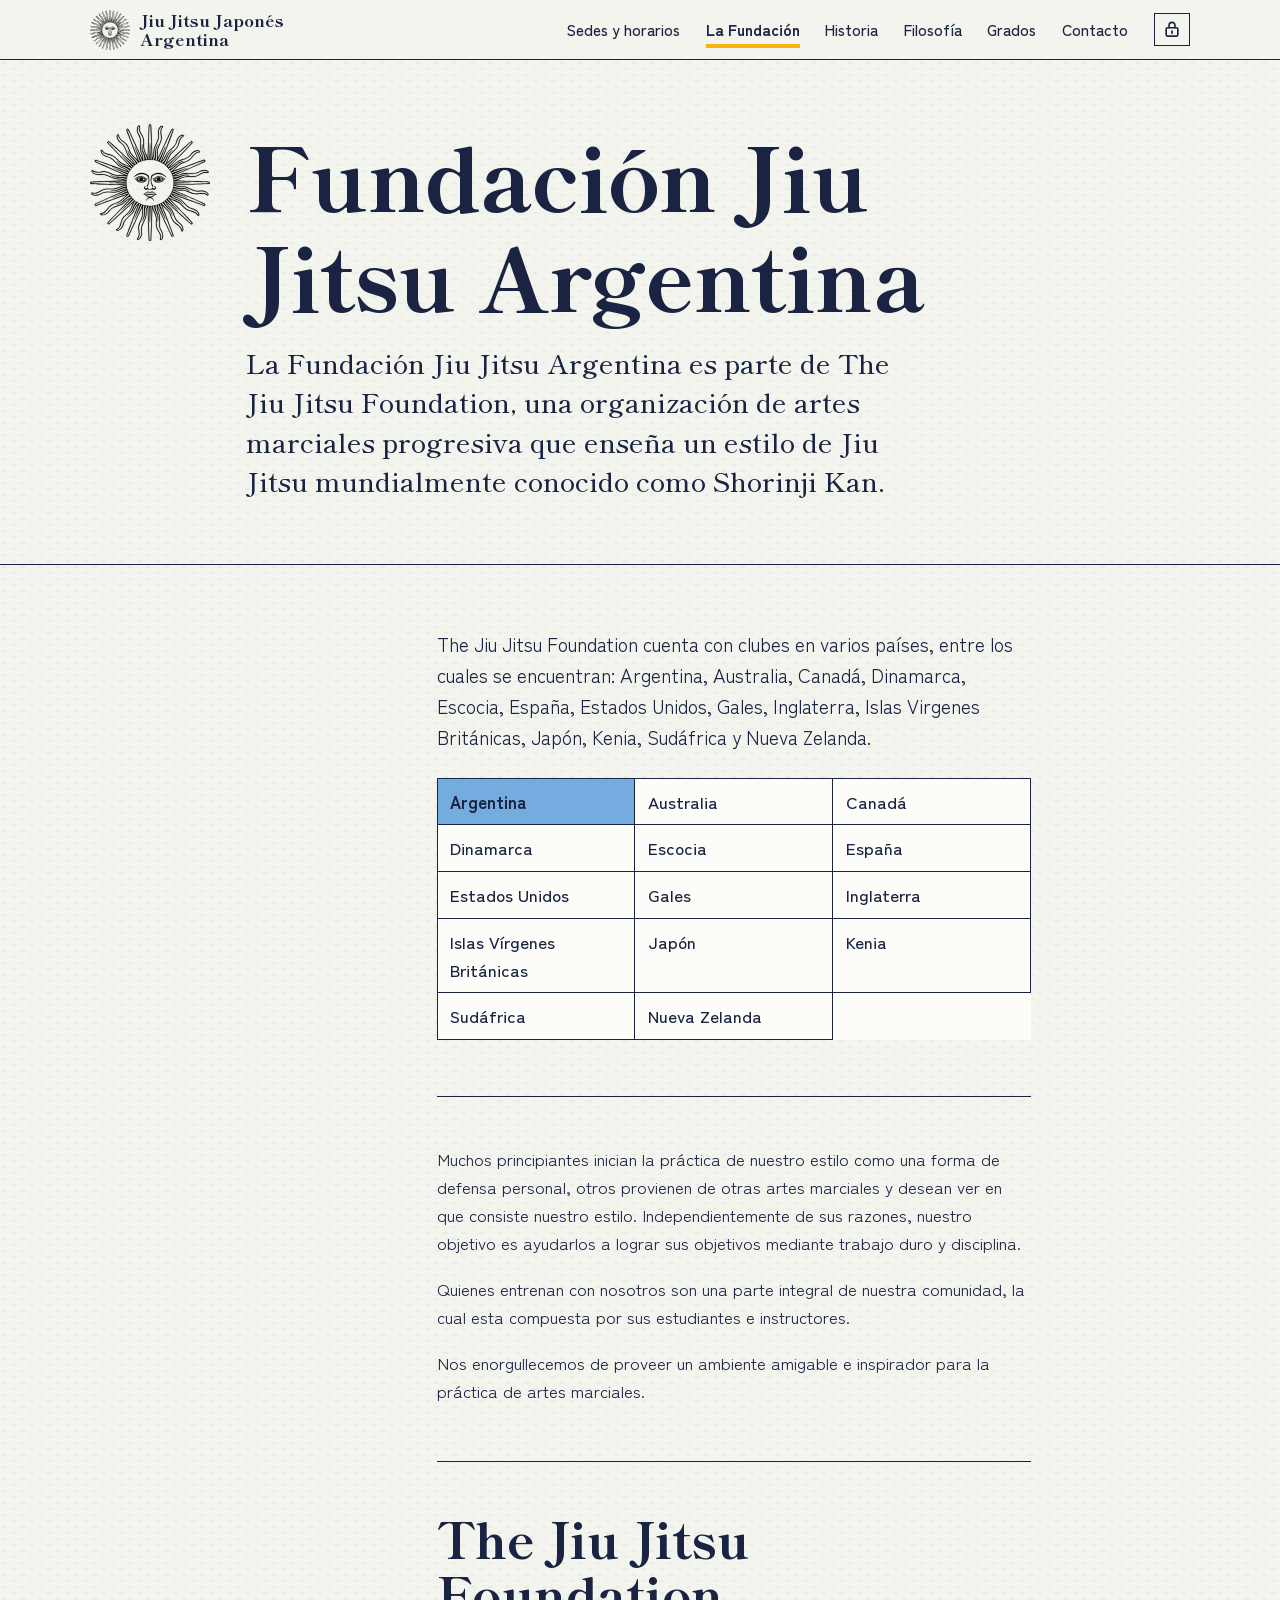
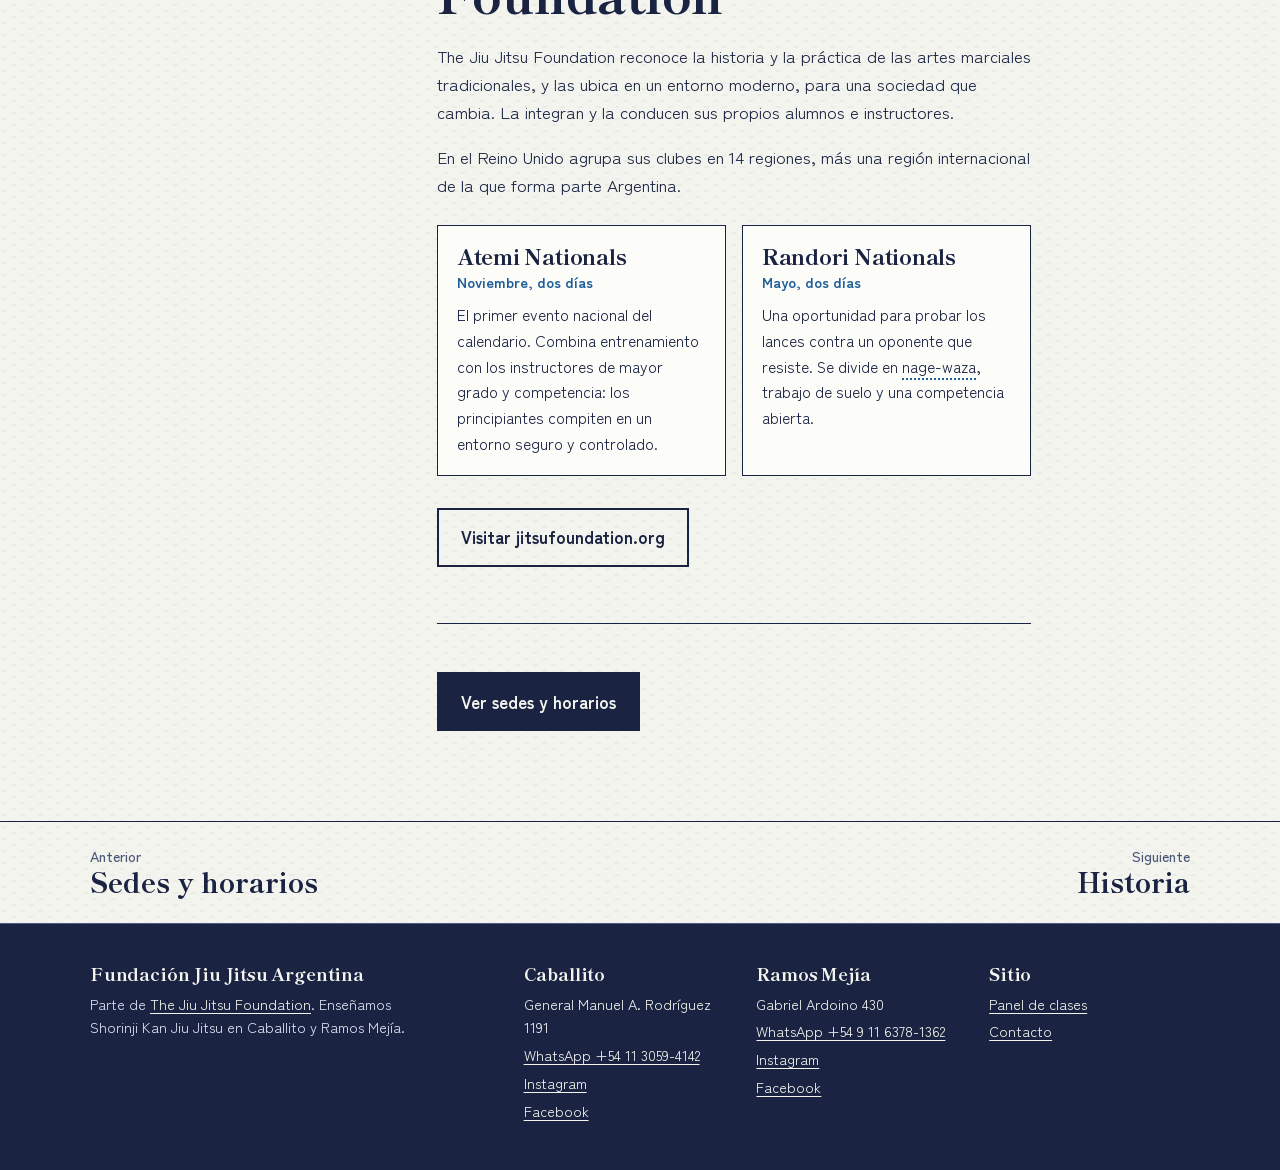
<file: fundacion.html>
<!doctype html>
<html lang="es-AR">
<head>
<meta charset="utf-8">
<meta name="viewport" content="width=device-width, initial-scale=1, viewport-fit=cover">
<title>La Fundación | Jiu Jitsu Japonés Argentina</title>
<meta name="description" content="La Fundación Jiu Jitsu Argentina es parte de The Jiu Jitsu Foundation, que enseña el estilo de Jiu Jitsu conocido como Shorinji Kan.">
<meta name="theme-color" content="#1A2342">
<meta name="robots" content="noindex, nofollow">
<link rel="canonical" href="https://alannav-x.github.io/jitsu-argentina/fundacion.html">
<meta property="og:type" content="website">
<meta property="og:site_name" content="Jiu Jitsu Japonés Argentina">
<meta property="og:title" content="La Fundación | Jiu Jitsu Japonés Argentina">
<meta property="og:description" content="La Fundación Jiu Jitsu Argentina es parte de The Jiu Jitsu Foundation, que enseña el estilo de Jiu Jitsu conocido como Shorinji Kan.">
<meta property="og:url" content="https://alannav-x.github.io/jitsu-argentina/fundacion.html">
<meta property="og:image" content="https://alannav-x.github.io/jitsu-argentina/assets/img/og.png">
<meta property="og:image:width" content="1200">
<meta property="og:image:height" content="630">
<meta property="og:locale" content="es_AR">
<meta name="twitter:card" content="summary_large_image">
<script>document.documentElement.classList.add('js')</script>
<link rel="icon" href="assets/img/sol.svg" type="image/svg+xml">
<link rel="stylesheet" href="css/fonts.css">
<link rel="stylesheet" href="css/site.css">

</head>
<body>
<a class="saltar" href="#contenido">Ir al contenido</a>
<header class="cabecera">
  <div class="caja">
    <a class="marca" href="index.html"><img src="assets/img/sol.svg" alt="" width="40" height="40">Jiu Jitsu Japonés<br>Argentina</a>
    <button class="menu-boton" type="button" aria-expanded="false" aria-controls="nav">Menú</button>
    <nav class="nav" id="nav" aria-label="Principal"><ul><li><a href="index.html">Sedes y horarios</a></li><li><a href="fundacion.html" aria-current="page">La Fundación</a></li><li><a href="historia.html">Historia</a></li><li><a href="filosofia.html">Filosofía</a></li><li><a href="grados.html">Grados</a></li><li><a href="contacto.html">Contacto</a></li><li class="nav-ingreso"><button type="button" class="nav-ingresar" data-abrir-panel aria-haspopup="dialog" aria-controls="panel-admin"><svg viewBox="0 0 24 24" width="20" height="20" aria-hidden="true" fill="none" stroke="currentColor" stroke-width="2" stroke-linecap="round" stroke-linejoin="round"><rect x="5" y="10.5" width="14" height="10" rx="1.5"/><path d="M8.5 10.5V7.5a3.5 3.5 0 0 1 7 0v3"/><path d="M12 14.5v2.500"/></svg><span>Ingresar</span></button></li></ul></nav>
  </div>
</header>
<main id="contenido">
<div class="titular"><div class="caja"><img class="kanji-sol" src="assets/img/sol.svg" alt="" width="120" height="117"><div><h1>Fundación Jiu Jitsu Argentina</h1><p>La Fundación Jiu Jitsu Argentina es parte de The Jiu Jitsu Foundation, una organización de artes marciales progresiva que enseña un estilo de Jiu Jitsu mundialmente conocido como Shorinji Kan.</p></div></div></div><div class="articulo"><div class="caja"><div></div><div class="prosa">
<section><p class="entrada">The Jiu Jitsu Foundation cuenta con clubes en varios países, entre los cuales se encuentran: Argentina, Australia, Canadá, Dinamarca, Escocia, España, Estados Unidos, Gales, Inglaterra, Islas Virgenes Británicas, Japón, Kenia, Sudáfrica y Nueva Zelanda.</p><ul class="lista-paises"><li class="aca">Argentina</li><li>Australia</li><li>Canadá</li><li>Dinamarca</li><li>Escocia</li><li>España</li><li>Estados Unidos</li><li>Gales</li><li>Inglaterra</li><li>Islas Vírgenes Británicas</li><li>Japón</li><li>Kenia</li><li>Sudáfrica</li><li>Nueva Zelanda</li></ul></section>
<section><p>Muchos principiantes inician la práctica de nuestro estilo como una forma de defensa personal, otros provienen de otras artes marciales y desean ver en que consiste nuestro estilo. Independientemente de sus razones, nuestro objetivo es ayudarlos a lograr sus objetivos mediante trabajo duro y disciplina.</p>
<p>Quienes entrenan con nosotros son una parte integral de nuestra comunidad, la cual esta compuesta por sus estudiantes e instructores.</p>
<p>Nos enorgullecemos de proveer un ambiente amigable e inspirador para la práctica de artes marciales.</p></section>
<section id="the-jiu-jitsu-foundation">
<h2>The Jiu Jitsu Foundation</h2>
<p>The Jiu Jitsu Foundation reconoce la historia y la práctica de las artes marciales tradicionales, y las ubica en un entorno moderno, para una sociedad que cambia. La integran y la conducen sus propios alumnos e instructores.</p>
<p>En el Reino Unido agrupa sus clubes en 14 regiones, más una región internacional de la que forma parte Argentina.</p>
<div class="eventos">
  <div class="evento">
    <h3>Atemi Nationals</h3>
    <p class="cuando">Noviembre, dos días</p>
    <p>El primer evento nacional del calendario. Combina entrenamiento con los instructores de mayor grado y competencia: los principiantes compiten en un entorno seguro y controlado.</p>
  </div>
  <div class="evento">
    <h3>Randori Nationals</h3>
    <p class="cuando">Mayo, dos días</p>
    <p>Una oportunidad para probar los lances contra un oponente que resiste. Se divide en <span class="glosa" tabindex="0" data-def="Lances de pie.">nage-waza</span>, trabajo de suelo y una competencia abierta.</p>
  </div>
</div>
<p class="tras-lista"><a class="boton boton-linea" href="https://www.jitsufoundation.org/" rel="noopener">Visitar jitsufoundation.org</a></p>
</section>

<section><p class="tras-lista" style="margin-top:0"><a class="boton" href="index.html#sedes">Ver sedes y horarios</a></p></section>
</div></div></div>
<nav class="seguir" aria-label="Seguir leyendo"><div class="caja"><a class="antes" href="index.html"><span>Anterior</span>Sedes y horarios</a><a class="despues" href="historia.html"><span>Siguiente</span>Historia</a></div></nav>
</main>
<footer class="pie">
  <div class="caja">
    <div>
      <h2>Fundación Jiu Jitsu Argentina</h2>
      <p>Parte de <a href="https://www.jitsufoundation.org/">The Jiu Jitsu Foundation</a>. Enseñamos Shorinji Kan Jiu Jitsu en Caballito y Ramos Mejía.</p>
    </div>
    <div>
      <h2>Caballito</h2>
      <ul>
        <li>General Manuel A. Rodríguez 1191</li>
        <li><a href="https://wa.me/541130594142?text=Hola%2C%20quiero%20probar%20una%20clase%20de%20Jiu%20Jitsu%20en%20Caballito.">WhatsApp +54 11 3059-4142</a></li>
        <li><a href="https://www.instagram.com/buenosairesjiujitsuclub/">Instagram</a></li>
        <li><a href="https://www.facebook.com/share/19qRqyU3RX/">Facebook</a></li>
      </ul>
    </div>
    <div>
      <h2>Ramos Mejía</h2>
      <ul>
        <li>Gabriel Ardoino 430</li>
        <li><a href="https://wa.me/5491163781362?text=Hola%2C%20quiero%20probar%20una%20clase%20de%20Jiu%20Jitsu%20en%20Ramos%20Mej%C3%ADa.">WhatsApp +54 9 11 6378-1362</a></li>
        <li><a href="https://www.instagram.com/nishidojojiujitsu/">Instagram</a></li>
        <li><a href="https://www.facebook.com/p/Haedo-Jiu-Jitsu-Club-100057642211295/">Facebook</a></li>
      </ul>
    </div>
    <div>
      <h2>Sitio</h2>
      <ul>
        <li><button type="button" class="enlace" data-abrir-panel>Panel de clases</button></li>
        <li><a href="contacto.html">Contacto</a></li>
      </ul>
    </div>
  </div>
</footer>
<details class="barra-wa">
<summary>Escribir por WhatsApp</summary>
<div class="barra-wa-opciones" role="group" aria-label="Elegí la sede">
<a href="https://wa.me/541130594142?text=Hola%2C%20quiero%20probar%20una%20clase%20de%20Jiu%20Jitsu%20en%20Caballito.">Caballito<span>Lunes, miércoles y viernes</span></a>
<a href="https://wa.me/5491163781362?text=Hola%2C%20quiero%20probar%20una%20clase%20de%20Jiu%20Jitsu%20en%20Ramos%20Mej%C3%ADa.">Ramos Mejía<span>Martes y jueves</span></a>
</div>
</details>
<dialog class="panel" id="panel-admin" aria-labelledby="panel-titulo">
<div class="panel-cabeza"><h2 id="panel-titulo">Panel de clases</h2><button type="button" class="panel-cerrar" data-cerrar aria-label="Cerrar"><svg viewBox="0 0 24 24" width="20" height="20" aria-hidden="true" fill="none" stroke="currentColor" stroke-width="2.4" stroke-linecap="round"><path d="M6 6l12 12M18 6L6 18"/></svg></button></div>
<form class="panel-ingreso" id="panel-ingreso">
<div class="campo"><label for="p-usuario">Usuario</label><input id="p-usuario" name="usuario" autocomplete="username" autocapitalize="off" required></div>
<div class="campo"><label for="p-clave">Contraseña</label><input id="p-clave" name="clave" type="password" autocomplete="current-password" required></div>
<button class="boton" type="submit">Ingresar</button>
<p class="estado" id="panel-estado-ingreso" role="status" hidden></p>
</form>
<div class="panel-clases" id="panel-clases" hidden>
<p class="panel-ayuda">Próximas cuatro semanas. Activá o desactivá cada clase; los cambios se guardan al instante. Los feriados empiezan sin clase.</p>
<div id="panel-lista"></div>
<div class="panel-pie"><p id="panel-estado" role="status"></p><button type="button" class="boton boton-linea" id="panel-salir">Salir</button></div>
</div>
</dialog>
<script type="application/json" id="datos-clases">{"api":"","sedes":[{"id":"caballito","nombre":"Sede Caballito","clases":[[1,"19:00","20:30"],[3,"18:30","20:00"],[5,"19:00","20:30"]]},{"id":"ramos-mejia","nombre":"Sede Ramos Mejía","clases":[[2,"19:30","21:00"],[4,"19:30","21:00"]]}],"feriados":{"2026-11-23":{"nombre":"Día de la Soberanía Nacional","sedes":["caballito","ramos-mejia"]},"2026-12-07":{"nombre":"Feriado turístico","sedes":["caballito","ramos-mejia"]},"2026-12-08":{"nombre":"Inmaculada Concepción de María","sedes":["caballito","ramos-mejia"]},"2026-12-25":{"nombre":"Navidad","sedes":["caballito","ramos-mejia"]},"2027-01-01":{"nombre":"Año nuevo","sedes":["caballito","ramos-mejia"]}}}</script>
<script src="js/site.js"></script>
</body>
</html>
</file>
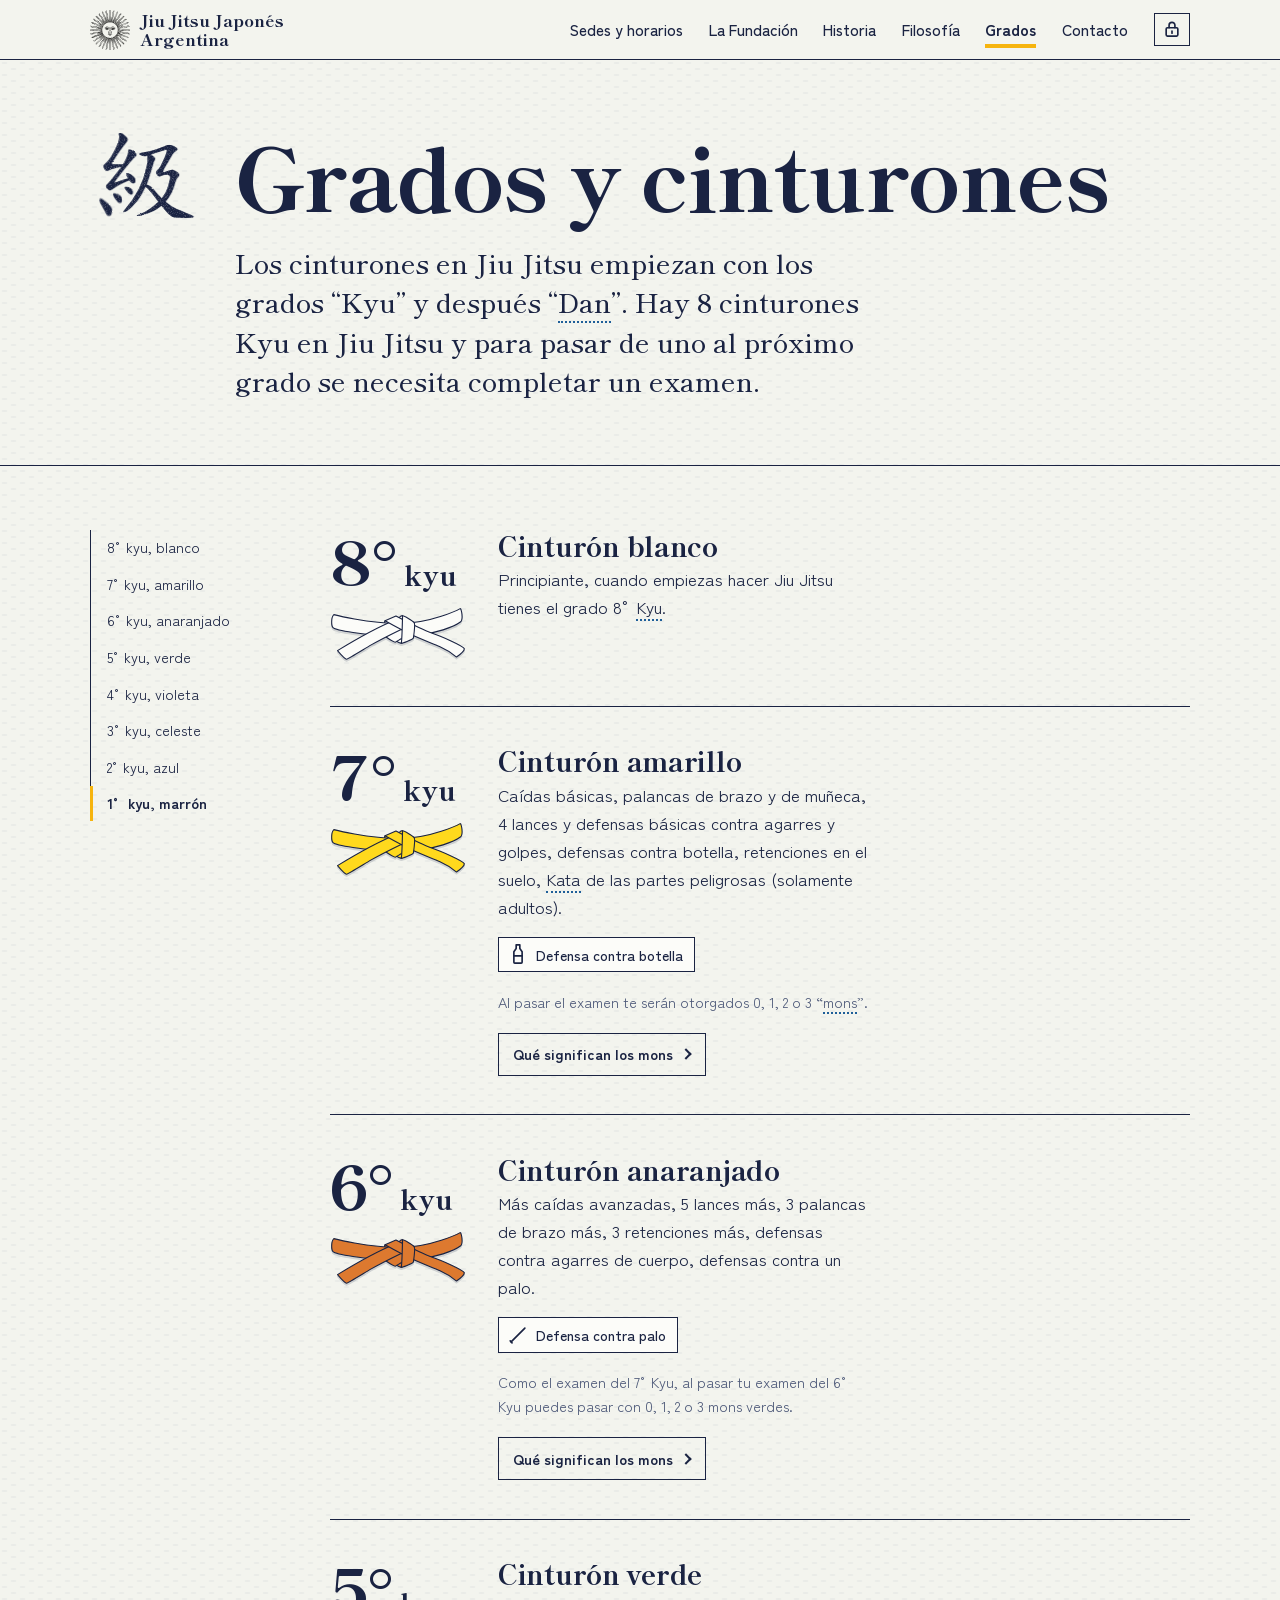
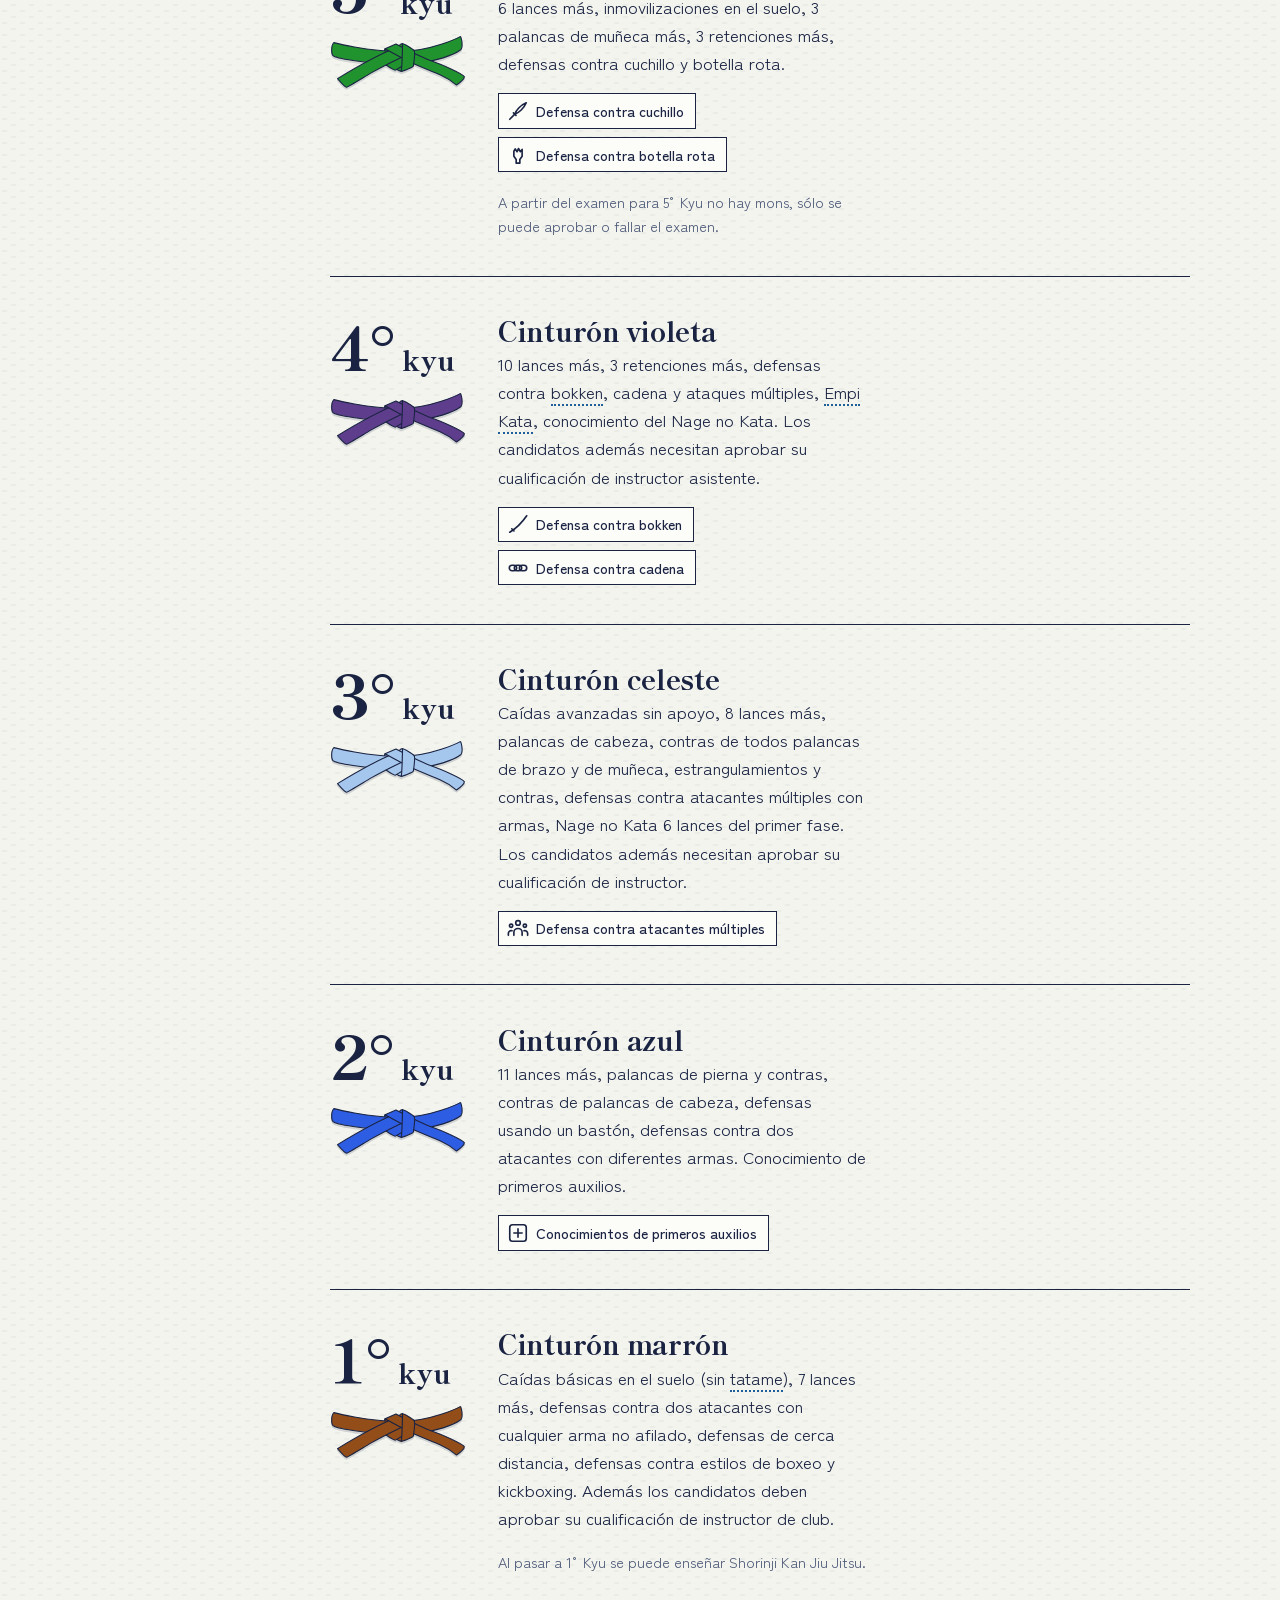
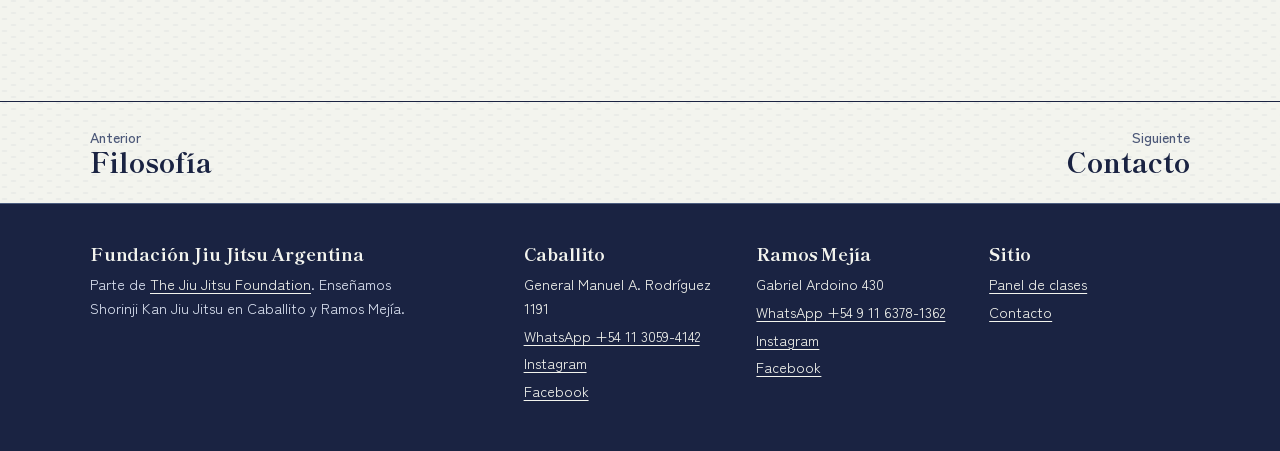
<file: grados.html>
<!doctype html>
<html lang="es-AR">
<head>
<meta charset="utf-8">
<meta name="viewport" content="width=device-width, initial-scale=1, viewport-fit=cover">
<title>Grados y cinturones | Jiu Jitsu Japonés Argentina</title>
<meta name="description" content="Los ocho grados Kyu de Shorinji Kan Jiu Jitsu, del cinturón blanco al marrón, y qué se pide en cada examen.">
<meta name="theme-color" content="#1A2342">
<meta name="robots" content="noindex, nofollow">
<link rel="canonical" href="https://alannav-x.github.io/jitsu-argentina/grados.html">
<meta property="og:type" content="website">
<meta property="og:site_name" content="Jiu Jitsu Japonés Argentina">
<meta property="og:title" content="Grados y cinturones | Jiu Jitsu Japonés Argentina">
<meta property="og:description" content="Los ocho grados Kyu de Shorinji Kan Jiu Jitsu, del cinturón blanco al marrón, y qué se pide en cada examen.">
<meta property="og:url" content="https://alannav-x.github.io/jitsu-argentina/grados.html">
<meta property="og:image" content="https://alannav-x.github.io/jitsu-argentina/assets/img/og.png">
<meta property="og:image:width" content="1200">
<meta property="og:image:height" content="630">
<meta property="og:locale" content="es_AR">
<meta name="twitter:card" content="summary_large_image">
<script>document.documentElement.classList.add('js')</script>
<link rel="icon" href="assets/img/sol.svg" type="image/svg+xml">
<link rel="stylesheet" href="css/fonts.css">
<link rel="stylesheet" href="css/site.css">

</head>
<body>
<a class="saltar" href="#contenido">Ir al contenido</a>
<header class="cabecera">
  <div class="caja">
    <a class="marca" href="index.html"><img src="assets/img/sol.svg" alt="" width="40" height="40">Jiu Jitsu Japonés<br>Argentina</a>
    <button class="menu-boton" type="button" aria-expanded="false" aria-controls="nav">Menú</button>
    <nav class="nav" id="nav" aria-label="Principal"><ul><li><a href="index.html">Sedes y horarios</a></li><li><a href="fundacion.html">La Fundación</a></li><li><a href="historia.html">Historia</a></li><li><a href="filosofia.html">Filosofía</a></li><li><a href="grados.html" aria-current="page">Grados</a></li><li><a href="contacto.html">Contacto</a></li><li class="nav-ingreso"><button type="button" class="nav-ingresar" data-abrir-panel aria-haspopup="dialog" aria-controls="panel-admin"><svg viewBox="0 0 24 24" width="20" height="20" aria-hidden="true" fill="none" stroke="currentColor" stroke-width="2" stroke-linecap="round" stroke-linejoin="round"><rect x="5" y="10.5" width="14" height="10" rx="1.5"/><path d="M8.5 10.5V7.5a3.5 3.5 0 0 1 7 0v3"/><path d="M12 14.5v2.500"/></svg><span>Ingresar</span></button></li></ul></nav>
  </div>
</header>
<main id="contenido">
<div class="titular"><div class="caja"><span class="kanji" lang="ja" aria-hidden="true"><svg class="pincel" viewBox="0 0 1024 1024" width="1024" height="1024"><defs><clipPath id="k9c0"><path d="M 312 521 Q 308 522 305 521 Q 262 521 227 521 Q 194 520 211 541 Q 278 650 344 730 Q 359 748 356 756 Q 355 771 314 804 Q 298 817 278 814 Q 268 811 273 795 Q 291 753 202 598 Q 183 562 144 529 Q 125 514 126 501 Q 130 482 145 463 Q 154 454 179 465 Q 212 481 296 497 C 325 503 342 521 312 521 Z"/></clipPath><clipPath id="k9c1"><path d="M 359 388 Q 304 375 243 351 Q 224 344 236 360 Q 278 420 377 539 Q 405 576 430 597 Q 442 607 436 617 Q 426 636 393 655 Q 377 664 367 661 Q 357 657 360 642 Q 361 608 312 521 L 296 497 Q 176 341 161 333 Q 148 323 151 310 Q 152 297 178 279 Q 188 267 203 280 Q 270 331 370 370 C 398 381 388 395 359 388 Z"/></clipPath><clipPath id="k9c2"><path d="M 370 370 Q 383 352 399 341 Q 409 337 420 345 Q 427 355 428 369 Q 427 388 414 402 Q 390 426 356 438 Q 350 439 346 438 Q 342 438 341 428 Q 340 421 359 388 L 370 370 Z"/></clipPath><clipPath id="k9c3"><path d="M 106 141 Q 128 101 152 56 Q 161 38 176 34 Q 186 30 197 42 Q 207 55 209 87 Q 210 126 118 190 Q 105 199 97 199 Q 90 198 87 184 Q 87 171 106 141 Z"/></clipPath><clipPath id="k9c4"><path d="M 228 211 Q 249 169 273 156 Q 286 152 296 161 Q 303 171 303 186 Q 300 208 287 221 Q 248 252 222 247 Q 216 246 217 236 Q 217 226 228 211 Z"/></clipPath><clipPath id="k9c5"><path d="M 337 281 Q 358 250 382 235 Q 392 232 400 241 Q 406 250 404 262 Q 401 280 389 290 Q 356 315 329 310 Q 325 309 326 300 Q 326 291 337 281 Z"/></clipPath><clipPath id="k9c6"><path d="M 539 599 Q 545 560 535 511 Q 534 508 533 503 Q 491 278 322 87 Q 316 83 314 77 Q 310 67 320 68 Q 354 68 447 178 Q 454 190 464 202 Q 495 251 523 309 L 533 331 Q 551 376 595 524 Q 599 540 606 554 Q 616 566 611 579 Q 599 595 576 611 C 552 629 536 629 539 599 Z"/></clipPath><clipPath id="k9c7"><path d="M 643 168 Q 553 84 462 49 Q 438 42 440 38 Q 443 26 506 46 Q 605 74 673 130 L 712 167 Q 781 251 803 352 Q 815 392 837 411 Q 841 415 841 422 Q 838 440 788 467 Q 769 474 745 463 Q 735 456 704 447 Q 676 438 700 483 Q 725 523 775 610 Q 788 632 803 641 Q 819 650 823 659 Q 827 671 788 693 Q 743 717 693 688 Q 582 643 484 629 Q 462 626 464 616 Q 467 607 496 599 Q 512 595 539 599 L 576 611 Q 588 620 707 655 Q 720 659 723 653 Q 729 637 665 505 Q 649 480 632 465 Q 617 449 624 434 Q 631 419 641 411 Q 648 405 656 405 Q 662 406 675 412 Q 685 416 712 423 Q 740 424 749 413 Q 759 403 748 366 Q 729 272 690 222 Q 683 212 674 202 L 643 168 Z"/></clipPath><clipPath id="k9c8"><path d="M 523 309 Q 560 282 643 168 L 673 130 Q 757 22 794 20 Q 876 13 944 17 Q 978 18 977 29 Q 974 38 816 99 Q 750 129 712 167 L 674 202 Q 634 242 594 290 Q 563 327 533 331 C 504 339 500 328 523 309 Z"/></clipPath>
<filter id="k9f" x="-8%" y="-8%" width="116%" height="116%" color-interpolation-filters="sRGB">
<feTurbulence type="fractalNoise" baseFrequency="0.03" numOctaves="2" seed="63" result="ondas"/>
<feDisplacementMap in="SourceGraphic" in2="ondas" scale="16" xChannelSelector="R" yChannelSelector="G" result="borde"/>
<feGaussianBlur in="borde" stdDeviation="5" result="difuso"/>
<feComponentTransfer in="difuso" result="halo"><feFuncA type="linear" slope="0.32"/></feComponentTransfer>
<feTurbulence type="fractalNoise" baseFrequency="0.55" numOctaves="2" seed="27" result="grano"/>
<feColorMatrix in="grano" type="matrix" values="0 0 0 0 0  0 0 0 0 0  0 0 0 0 0  0 0 0 -1.15 1.55" result="poros"/>
<feComposite in="borde" in2="poros" operator="in" result="seco"/>
<feMerge><feMergeNode in="halo"/><feMergeNode in="seco"/></feMerge>
</filter></defs><g filter="url(#k9f)"><g transform="scale(1,-1) translate(0,-900)"><path class="trazo" clip-path="url(#k9c0)" style="--da:471 1171;--o:731;--d:0.25s;--i:0.15s" d="M283 802L305 776L313 753L180 528L174 505L197 500L284 506L297 516"/><path class="trazo" clip-path="url(#k9c1)" style="--da:536 1236;--o:796;--d:0.27s;--i:0.43s" d="M373 649L387 628L390 607L331 513L221 373L214 359L213 331L249 332L327 367L353 375L360 370"/><path class="trazo" clip-path="url(#k9c2)" style="--da:91 791;--o:351;--d:0.12s;--i:0.74s" d="M351 429L396 381L407 358"/><path class="trazo" clip-path="url(#k9c3)" style="--da:163 863;--o:423;--d:0.14s;--i:0.89s" d="M99 189L162 110L174 88L181 52"/><path class="trazo" clip-path="url(#k9c4)" style="--da:85 785;--o:345;--d:0.12s;--i:1.07s" d="M228 238L269 199L282 174"/><path class="trazo" clip-path="url(#k9c5)" style="--da:73 773;--o:333;--d:0.11s;--i:1.22s" d="M336 302L376 270L387 251"/><path class="trazo" clip-path="url(#k9c6)" style="--da:602 1302;--o:862;--d:0.29s;--i:1.37s" d="M548 593L570 578L574 559L545 441L509 335L464 245L424 181L370 118L322 76"/><path class="trazo" clip-path="url(#k9c7)" style="--da:1241 1941;--o:1501;--d:0.50s;--i:1.70s" d="M472 617L529 616L709 676L748 672L763 660L754 634L658 441L685 431L762 439L780 432L791 419L752 280L697 189L631 126L582 94L493 48L444 39"/><path class="trazo" clip-path="url(#k9c8)" style="--da:550 1250;--o:810;--d:0.27s;--i:2.24s" d="M531 312L545 312L564 296L701 137L781 71L805 59L973 27"/></g></g></svg></span><div><h1>Grados y cinturones</h1><p>Los cinturones en Jiu Jitsu empiezan con los grados “Kyu” y después “<span class="glosa" tabindex="0" data-def="Grado de maestro: el cinturón negro.">Dan</span>”. Hay 8 cinturones Kyu en Jiu Jitsu y para pasar de uno al próximo grado se necesita completar un examen.</p></div></div></div><div class="articulo grados-pagina"><div class="caja"><nav class="indice" aria-label="Grados"><ol><li><a href="#kyu-8">8° kyu, blanco</a></li><li><a href="#kyu-7">7° kyu, amarillo</a></li><li><a href="#kyu-6">6° kyu, anaranjado</a></li><li><a href="#kyu-5">5° kyu, verde</a></li><li><a href="#kyu-4">4° kyu, violeta</a></li><li><a href="#kyu-3">3° kyu, celeste</a></li><li><a href="#kyu-2">2° kyu, azul</a></li><li><a href="#kyu-1">1° kyu, marrón</a></li></ol></nav>
<div class="prosa ancha" style="max-width:none"><ol class="grados" data-kyus><li class="grado" id="kyu-8" data-kyu="8">
<div class="grado-cabeza"><div class="grado-num">8°<small> kyu</small></div><div class="grado-nudo" style="--cinta:var(--c-blanco)"><svg class="nudo" viewBox="-4 -4 487 193" role="img" aria-label="Cinturón anudado"><path d="M192.044,46.054c0,0-1.475,4.952,0.21,7.375 c1.686,2.423,24.86,1.791,24.86,1.791L205.845,45L192.044,46.054z"/><path d="M9.831,23.198c0,0,119.181,32.087,233.779,32.087 c114.598,0,214.679-51.187,218.5-53.479c3.819-2.292,12.987,38.963,0.765,48.131c-12.225,9.168-80.983,48.896-216.208,48.896 c-135.226,0-233.015-21.392-239.892-29.032C-0.101,62.161-0.101,31.602,9.831,23.198z"/><path d="M252.014,126.336c0,0-22.156-6.112-28.268-21.392 c-6.111-15.279,58.827-29.795,58.827-29.795l-6.112,31.324L252.014,126.336z"/><path d="M195.479,102.652c0,0,30.56,21.392,35.143,19.1 c4.584-2.292,58.827-36.671,58.827-36.671L243.61,51.465l-50.423,38.2L195.479,102.652z"/><path d="M22.818,152.312 c0,0,125.293-76.398,200.928-106.958c75.635-30.56,30.56,29.031,30.56,29.031s-78.69,38.199-110.778,57.299 s-81.746,50.424-87.858,51.188C49.558,183.635,22.818,152.312,22.818,152.312z"/><path d="M255.967,27.303c0,0-5.29-1.851-14.146,8.46 c-8.857,10.312,15.07,8.197,15.07,8.197L255.967,27.303z"/><path d="M232.15,28.546c0,0,94.734,49.659,127.586,60.355 c32.851,10.696,113.832,46.603,116.889,55.771s-27.503,30.559-27.503,30.559s-23.685-21.391-54.243-34.379 c-30.56-12.987-83.274-34.379-112.306-48.131c-29.031-13.751-89.387-47.367-89.387-47.367L232.15,28.546z"/><path d="M255.834,27.782c0,0-2.292,92.442-4.584,97.026 c-2.293,4.584,42.783-12.987,43.546-18.335c0.765-5.349,6.877-50.423,2.293-55.007S260.417,25.49,255.834,27.782z"/></svg></div></div>
<div class="grado-cuerpo">
<h2>Cinturón blanco</h2>
<p>Principiante, cuando empiezas hacer Jiu Jitsu tienes el grado 8° <span class="glosa" tabindex="0" data-def="Grado de alumno. Son ocho, del 8° al 1°.">Kyu</span>.</p>



</div>

</li>
<li class="grado" id="kyu-7" data-kyu="7">
<div class="grado-cabeza"><div class="grado-num">7°<small> kyu</small></div><div class="grado-nudo" style="--cinta:var(--c-amarillo)"><svg class="nudo" viewBox="-4 -4 487 193" role="img" aria-label="Cinturón anudado"><path d="M192.044,46.054c0,0-1.475,4.952,0.21,7.375 c1.686,2.423,24.86,1.791,24.86,1.791L205.845,45L192.044,46.054z"/><path d="M9.831,23.198c0,0,119.181,32.087,233.779,32.087 c114.598,0,214.679-51.187,218.5-53.479c3.819-2.292,12.987,38.963,0.765,48.131c-12.225,9.168-80.983,48.896-216.208,48.896 c-135.226,0-233.015-21.392-239.892-29.032C-0.101,62.161-0.101,31.602,9.831,23.198z"/><path d="M252.014,126.336c0,0-22.156-6.112-28.268-21.392 c-6.111-15.279,58.827-29.795,58.827-29.795l-6.112,31.324L252.014,126.336z"/><path d="M195.479,102.652c0,0,30.56,21.392,35.143,19.1 c4.584-2.292,58.827-36.671,58.827-36.671L243.61,51.465l-50.423,38.2L195.479,102.652z"/><path d="M22.818,152.312 c0,0,125.293-76.398,200.928-106.958c75.635-30.56,30.56,29.031,30.56,29.031s-78.69,38.199-110.778,57.299 s-81.746,50.424-87.858,51.188C49.558,183.635,22.818,152.312,22.818,152.312z"/><path d="M255.967,27.303c0,0-5.29-1.851-14.146,8.46 c-8.857,10.312,15.07,8.197,15.07,8.197L255.967,27.303z"/><path d="M232.15,28.546c0,0,94.734,49.659,127.586,60.355 c32.851,10.696,113.832,46.603,116.889,55.771s-27.503,30.559-27.503,30.559s-23.685-21.391-54.243-34.379 c-30.56-12.987-83.274-34.379-112.306-48.131c-29.031-13.751-89.387-47.367-89.387-47.367L232.15,28.546z"/><path d="M255.834,27.782c0,0-2.292,92.442-4.584,97.026 c-2.293,4.584,42.783-12.987,43.546-18.335c0.765-5.349,6.877-50.423,2.293-55.007S260.417,25.49,255.834,27.782z"/></svg></div></div>
<div class="grado-cuerpo">
<h2>Cinturón amarillo</h2>
<p>Caídas básicas, palancas de brazo y de muñeca, 4 lances y defensas básicas contra agarres y golpes, defensas contra botella, retenciones en el suelo, <span class="glosa" tabindex="0" data-def="Forma: una secuencia fija de técnicas.">Kata</span> de las partes peligrosas (solamente adultos).</p>
<ul class="defensas"><li><svg viewBox="0 0 24 24" width="22" height="22" aria-hidden="true" fill="none" stroke="currentColor" stroke-width="1.8" stroke-linecap="round" stroke-linejoin="round"><path d="M10 2h4v4l2.5 3.5V21a1 1 0 0 1-1 1h-7a1 1 0 0 1-1-1V9.500L10 6z"/><path d="M7.500 14h9"/></svg>Defensa contra botella</li></ul>
<p class="nota">Al pasar el examen te serán otorgados 0, 1, 2 o 3 “<span class="glosa" tabindex="0" data-def="Cinta que va en el cinturón y muestra la nota del examen.">mons</span>”.</p>
<button type="button" class="mons-boton" aria-expanded="false" aria-controls="mons-7">Qué significan los mons</button>
</div>
<aside class="mons-panel" id="mons-7" aria-label="Mons del 7° kyu" hidden>
<h3>Mons del 7° kyu</h3>
<p>Los mons son cintas que se colocan en el cinturón al aprobar el examen y muestran la nota. En este grado son <span class="color-mon" style="--mon:linear-gradient(#C8301E 50%, #DD792F 50%)"></span>rojos o anaranjados.</p>
<ul class="mons-lista"><li><span class="tiras ninguna" style="--mon:linear-gradient(#C8301E 50%, #DD792F 50%)"></span><strong>0 mons</strong><span>Bueno</span></li><li><span class="tiras" style="--mon:linear-gradient(#C8301E 50%, #DD792F 50%)"><i></i></span><strong>1 mon</strong><span>Muy bueno</span></li><li><span class="tiras" style="--mon:linear-gradient(#C8301E 50%, #DD792F 50%)"><i></i><i></i></span><strong>2 mons</strong><span>Excelente</span></li><li><span class="tiras" style="--mon:linear-gradient(#C8301E 50%, #DD792F 50%)"><i></i><i></i><i></i></span><strong>3 mons</strong><span>Excepcional</span></li></ul>
<p>Desde el 5° kyu no hay mons: el examen se aprueba o no.</p>
</aside>
</li>
<li class="grado" id="kyu-6" data-kyu="6">
<div class="grado-cabeza"><div class="grado-num">6°<small> kyu</small></div><div class="grado-nudo" style="--cinta:var(--c-naranja)"><svg class="nudo" viewBox="-4 -4 487 193" role="img" aria-label="Cinturón anudado"><path d="M192.044,46.054c0,0-1.475,4.952,0.21,7.375 c1.686,2.423,24.86,1.791,24.86,1.791L205.845,45L192.044,46.054z"/><path d="M9.831,23.198c0,0,119.181,32.087,233.779,32.087 c114.598,0,214.679-51.187,218.5-53.479c3.819-2.292,12.987,38.963,0.765,48.131c-12.225,9.168-80.983,48.896-216.208,48.896 c-135.226,0-233.015-21.392-239.892-29.032C-0.101,62.161-0.101,31.602,9.831,23.198z"/><path d="M252.014,126.336c0,0-22.156-6.112-28.268-21.392 c-6.111-15.279,58.827-29.795,58.827-29.795l-6.112,31.324L252.014,126.336z"/><path d="M195.479,102.652c0,0,30.56,21.392,35.143,19.1 c4.584-2.292,58.827-36.671,58.827-36.671L243.61,51.465l-50.423,38.2L195.479,102.652z"/><path d="M22.818,152.312 c0,0,125.293-76.398,200.928-106.958c75.635-30.56,30.56,29.031,30.56,29.031s-78.69,38.199-110.778,57.299 s-81.746,50.424-87.858,51.188C49.558,183.635,22.818,152.312,22.818,152.312z"/><path d="M255.967,27.303c0,0-5.29-1.851-14.146,8.46 c-8.857,10.312,15.07,8.197,15.07,8.197L255.967,27.303z"/><path d="M232.15,28.546c0,0,94.734,49.659,127.586,60.355 c32.851,10.696,113.832,46.603,116.889,55.771s-27.503,30.559-27.503,30.559s-23.685-21.391-54.243-34.379 c-30.56-12.987-83.274-34.379-112.306-48.131c-29.031-13.751-89.387-47.367-89.387-47.367L232.15,28.546z"/><path d="M255.834,27.782c0,0-2.292,92.442-4.584,97.026 c-2.293,4.584,42.783-12.987,43.546-18.335c0.765-5.349,6.877-50.423,2.293-55.007S260.417,25.49,255.834,27.782z"/></svg></div></div>
<div class="grado-cuerpo">
<h2>Cinturón anaranjado</h2>
<p>Más caídas avanzadas, 5 lances más, 3 palancas de brazo más, 3 retenciones más, defensas contra agarres de cuerpo, defensas contra un palo.</p>
<ul class="defensas"><li><svg viewBox="0 0 24 24" width="22" height="22" aria-hidden="true" fill="none" stroke="currentColor" stroke-width="1.8" stroke-linecap="round" stroke-linejoin="round"><path d="M4.500 19.500l15-15"/><path d="M3.500 18.500l2 2"/></svg>Defensa contra palo</li></ul>
<p class="nota">Como el examen del 7° Kyu, al pasar tu examen del 6° Kyu puedes pasar con 0, 1, 2 o 3 mons verdes.</p>
<button type="button" class="mons-boton" aria-expanded="false" aria-controls="mons-6">Qué significan los mons</button>
</div>
<aside class="mons-panel" id="mons-6" aria-label="Mons del 6° kyu" hidden>
<h3>Mons del 6° kyu</h3>
<p>Los mons son cintas que se colocan en el cinturón al aprobar el examen y muestran la nota. En este grado son <span class="color-mon" style="--mon:#21932E"></span>verdes.</p>
<ul class="mons-lista"><li><span class="tiras ninguna" style="--mon:#21932E"></span><strong>0 mons</strong><span>Bueno</span></li><li><span class="tiras" style="--mon:#21932E"><i></i></span><strong>1 mon</strong><span>Muy bueno</span></li><li><span class="tiras" style="--mon:#21932E"><i></i><i></i></span><strong>2 mons</strong><span>Excelente</span></li><li><span class="tiras" style="--mon:#21932E"><i></i><i></i><i></i></span><strong>3 mons</strong><span>Excepcional</span></li></ul>
<p>Desde el 5° kyu no hay mons: el examen se aprueba o no.</p>
</aside>
</li>
<li class="grado" id="kyu-5" data-kyu="5">
<div class="grado-cabeza"><div class="grado-num">5°<small> kyu</small></div><div class="grado-nudo" style="--cinta:var(--c-verde)"><svg class="nudo" viewBox="-4 -4 487 193" role="img" aria-label="Cinturón anudado"><path d="M192.044,46.054c0,0-1.475,4.952,0.21,7.375 c1.686,2.423,24.86,1.791,24.86,1.791L205.845,45L192.044,46.054z"/><path d="M9.831,23.198c0,0,119.181,32.087,233.779,32.087 c114.598,0,214.679-51.187,218.5-53.479c3.819-2.292,12.987,38.963,0.765,48.131c-12.225,9.168-80.983,48.896-216.208,48.896 c-135.226,0-233.015-21.392-239.892-29.032C-0.101,62.161-0.101,31.602,9.831,23.198z"/><path d="M252.014,126.336c0,0-22.156-6.112-28.268-21.392 c-6.111-15.279,58.827-29.795,58.827-29.795l-6.112,31.324L252.014,126.336z"/><path d="M195.479,102.652c0,0,30.56,21.392,35.143,19.1 c4.584-2.292,58.827-36.671,58.827-36.671L243.61,51.465l-50.423,38.2L195.479,102.652z"/><path d="M22.818,152.312 c0,0,125.293-76.398,200.928-106.958c75.635-30.56,30.56,29.031,30.56,29.031s-78.69,38.199-110.778,57.299 s-81.746,50.424-87.858,51.188C49.558,183.635,22.818,152.312,22.818,152.312z"/><path d="M255.967,27.303c0,0-5.29-1.851-14.146,8.46 c-8.857,10.312,15.07,8.197,15.07,8.197L255.967,27.303z"/><path d="M232.15,28.546c0,0,94.734,49.659,127.586,60.355 c32.851,10.696,113.832,46.603,116.889,55.771s-27.503,30.559-27.503,30.559s-23.685-21.391-54.243-34.379 c-30.56-12.987-83.274-34.379-112.306-48.131c-29.031-13.751-89.387-47.367-89.387-47.367L232.15,28.546z"/><path d="M255.834,27.782c0,0-2.292,92.442-4.584,97.026 c-2.293,4.584,42.783-12.987,43.546-18.335c0.765-5.349,6.877-50.423,2.293-55.007S260.417,25.49,255.834,27.782z"/></svg></div></div>
<div class="grado-cuerpo">
<h2>Cinturón verde</h2>
<p>6 lances más, inmovilizaciones en el suelo, 3 palancas de muñeca más, 3 retenciones más, defensas contra cuchillo y botella rota.</p>
<ul class="defensas"><li><svg viewBox="0 0 24 24" width="22" height="22" aria-hidden="true" fill="none" stroke="currentColor" stroke-width="1.8" stroke-linecap="round" stroke-linejoin="round"><path d="M3 21l5.500-5.500"/><path d="M7 14l2.800 2.800"/><path d="M8.500 15.500C13 14 18.500 9 21 3c-6 2.500-11 8-12.500 12.500z"/></svg>Defensa contra cuchillo</li><li><svg viewBox="0 0 24 24" width="22" height="22" aria-hidden="true" fill="none" stroke="currentColor" stroke-width="1.8" stroke-linecap="round" stroke-linejoin="round"><path d="M10 22h4v-4l2.500-3.500V7l-2 2.500L12.500 6 11 9.500 9 6.500 7.500 9v5.500L10 18z"/></svg>Defensa contra botella rota</li></ul>
<p class="nota">A partir del examen para 5° Kyu no hay mons, sólo se puede aprobar o fallar el examen.</p>

</div>

</li>
<li class="grado" id="kyu-4" data-kyu="4">
<div class="grado-cabeza"><div class="grado-num">4°<small> kyu</small></div><div class="grado-nudo" style="--cinta:var(--c-violeta)"><svg class="nudo" viewBox="-4 -4 487 193" role="img" aria-label="Cinturón anudado"><path d="M192.044,46.054c0,0-1.475,4.952,0.21,7.375 c1.686,2.423,24.86,1.791,24.86,1.791L205.845,45L192.044,46.054z"/><path d="M9.831,23.198c0,0,119.181,32.087,233.779,32.087 c114.598,0,214.679-51.187,218.5-53.479c3.819-2.292,12.987,38.963,0.765,48.131c-12.225,9.168-80.983,48.896-216.208,48.896 c-135.226,0-233.015-21.392-239.892-29.032C-0.101,62.161-0.101,31.602,9.831,23.198z"/><path d="M252.014,126.336c0,0-22.156-6.112-28.268-21.392 c-6.111-15.279,58.827-29.795,58.827-29.795l-6.112,31.324L252.014,126.336z"/><path d="M195.479,102.652c0,0,30.56,21.392,35.143,19.1 c4.584-2.292,58.827-36.671,58.827-36.671L243.61,51.465l-50.423,38.2L195.479,102.652z"/><path d="M22.818,152.312 c0,0,125.293-76.398,200.928-106.958c75.635-30.56,30.56,29.031,30.56,29.031s-78.69,38.199-110.778,57.299 s-81.746,50.424-87.858,51.188C49.558,183.635,22.818,152.312,22.818,152.312z"/><path d="M255.967,27.303c0,0-5.29-1.851-14.146,8.46 c-8.857,10.312,15.07,8.197,15.07,8.197L255.967,27.303z"/><path d="M232.15,28.546c0,0,94.734,49.659,127.586,60.355 c32.851,10.696,113.832,46.603,116.889,55.771s-27.503,30.559-27.503,30.559s-23.685-21.391-54.243-34.379 c-30.56-12.987-83.274-34.379-112.306-48.131c-29.031-13.751-89.387-47.367-89.387-47.367L232.15,28.546z"/><path d="M255.834,27.782c0,0-2.292,92.442-4.584,97.026 c-2.293,4.584,42.783-12.987,43.546-18.335c0.765-5.349,6.877-50.423,2.293-55.007S260.417,25.49,255.834,27.782z"/></svg></div></div>
<div class="grado-cuerpo">
<h2>Cinturón violeta</h2>
<p>10 lances más, 3 retenciones más, defensas contra <span class="glosa" tabindex="0" data-def="Espada de madera.">bokken</span>, cadena y ataques múltiples, <span class="glosa" tabindex="0" data-def="Kata de codo.">Empi Kata</span>, conocimiento del Nage no Kata. Los candidatos además necesitan aprobar su cualificación de instructor asistente.</p>
<ul class="defensas"><li><svg viewBox="0 0 24 24" width="22" height="22" aria-hidden="true" fill="none" stroke="currentColor" stroke-width="1.8" stroke-linecap="round" stroke-linejoin="round"><path d="M3 21C8 18 16 11 21.500 3"/><path d="M5.200 17.200l2.400 2.400"/></svg>Defensa contra bokken</li><li><svg viewBox="0 0 24 24" width="22" height="22" aria-hidden="true" fill="none" stroke="currentColor" stroke-width="1.8" stroke-linecap="round" stroke-linejoin="round"><rect x="2.500" y="9" width="8" height="6" rx="3"/><rect x="8" y="9" width="8" height="6" rx="3"/><rect x="13.500" y="9" width="8" height="6" rx="3"/></svg>Defensa contra cadena</li></ul>


</div>

</li>
<li class="grado" id="kyu-3" data-kyu="3">
<div class="grado-cabeza"><div class="grado-num">3°<small> kyu</small></div><div class="grado-nudo" style="--cinta:var(--c-celeste)"><svg class="nudo" viewBox="-4 -4 487 193" role="img" aria-label="Cinturón anudado"><path d="M192.044,46.054c0,0-1.475,4.952,0.21,7.375 c1.686,2.423,24.86,1.791,24.86,1.791L205.845,45L192.044,46.054z"/><path d="M9.831,23.198c0,0,119.181,32.087,233.779,32.087 c114.598,0,214.679-51.187,218.5-53.479c3.819-2.292,12.987,38.963,0.765,48.131c-12.225,9.168-80.983,48.896-216.208,48.896 c-135.226,0-233.015-21.392-239.892-29.032C-0.101,62.161-0.101,31.602,9.831,23.198z"/><path d="M252.014,126.336c0,0-22.156-6.112-28.268-21.392 c-6.111-15.279,58.827-29.795,58.827-29.795l-6.112,31.324L252.014,126.336z"/><path d="M195.479,102.652c0,0,30.56,21.392,35.143,19.1 c4.584-2.292,58.827-36.671,58.827-36.671L243.61,51.465l-50.423,38.2L195.479,102.652z"/><path d="M22.818,152.312 c0,0,125.293-76.398,200.928-106.958c75.635-30.56,30.56,29.031,30.56,29.031s-78.69,38.199-110.778,57.299 s-81.746,50.424-87.858,51.188C49.558,183.635,22.818,152.312,22.818,152.312z"/><path d="M255.967,27.303c0,0-5.29-1.851-14.146,8.46 c-8.857,10.312,15.07,8.197,15.07,8.197L255.967,27.303z"/><path d="M232.15,28.546c0,0,94.734,49.659,127.586,60.355 c32.851,10.696,113.832,46.603,116.889,55.771s-27.503,30.559-27.503,30.559s-23.685-21.391-54.243-34.379 c-30.56-12.987-83.274-34.379-112.306-48.131c-29.031-13.751-89.387-47.367-89.387-47.367L232.15,28.546z"/><path d="M255.834,27.782c0,0-2.292,92.442-4.584,97.026 c-2.293,4.584,42.783-12.987,43.546-18.335c0.765-5.349,6.877-50.423,2.293-55.007S260.417,25.49,255.834,27.782z"/></svg></div></div>
<div class="grado-cuerpo">
<h2>Cinturón celeste</h2>
<p>Caídas avanzadas sin apoyo, 8 lances más, palancas de cabeza, contras de todos palancas de brazo y de muñeca, estrangulamientos y contras, defensas contra atacantes múltiples con armas, Nage no Kata 6 lances del primer fase. Los candidatos además necesitan aprobar su cualificación de instructor.</p>
<ul class="defensas"><li><svg viewBox="0 0 24 24" width="22" height="22" aria-hidden="true" fill="none" stroke="currentColor" stroke-width="1.8" stroke-linecap="round" stroke-linejoin="round"><circle cx="12" cy="6.500" r="2.500"/><path d="M7.500 20v-3a4.500 4.500 0 0 1 9 0v3"/><circle cx="4.500" cy="9.500" r="1.800"/><path d="M1.500 20v-2.200a3 3 0 0 1 4-2.800"/><circle cx="19.500" cy="9.500" r="1.800"/><path d="M22.500 20v-2.200a3 3 0 0 0-4-2.800"/></svg>Defensa contra atacantes múltiples</li></ul>


</div>

</li>
<li class="grado" id="kyu-2" data-kyu="2">
<div class="grado-cabeza"><div class="grado-num">2°<small> kyu</small></div><div class="grado-nudo" style="--cinta:var(--c-azul)"><svg class="nudo" viewBox="-4 -4 487 193" role="img" aria-label="Cinturón anudado"><path d="M192.044,46.054c0,0-1.475,4.952,0.21,7.375 c1.686,2.423,24.86,1.791,24.86,1.791L205.845,45L192.044,46.054z"/><path d="M9.831,23.198c0,0,119.181,32.087,233.779,32.087 c114.598,0,214.679-51.187,218.5-53.479c3.819-2.292,12.987,38.963,0.765,48.131c-12.225,9.168-80.983,48.896-216.208,48.896 c-135.226,0-233.015-21.392-239.892-29.032C-0.101,62.161-0.101,31.602,9.831,23.198z"/><path d="M252.014,126.336c0,0-22.156-6.112-28.268-21.392 c-6.111-15.279,58.827-29.795,58.827-29.795l-6.112,31.324L252.014,126.336z"/><path d="M195.479,102.652c0,0,30.56,21.392,35.143,19.1 c4.584-2.292,58.827-36.671,58.827-36.671L243.61,51.465l-50.423,38.2L195.479,102.652z"/><path d="M22.818,152.312 c0,0,125.293-76.398,200.928-106.958c75.635-30.56,30.56,29.031,30.56,29.031s-78.69,38.199-110.778,57.299 s-81.746,50.424-87.858,51.188C49.558,183.635,22.818,152.312,22.818,152.312z"/><path d="M255.967,27.303c0,0-5.29-1.851-14.146,8.46 c-8.857,10.312,15.07,8.197,15.07,8.197L255.967,27.303z"/><path d="M232.15,28.546c0,0,94.734,49.659,127.586,60.355 c32.851,10.696,113.832,46.603,116.889,55.771s-27.503,30.559-27.503,30.559s-23.685-21.391-54.243-34.379 c-30.56-12.987-83.274-34.379-112.306-48.131c-29.031-13.751-89.387-47.367-89.387-47.367L232.15,28.546z"/><path d="M255.834,27.782c0,0-2.292,92.442-4.584,97.026 c-2.293,4.584,42.783-12.987,43.546-18.335c0.765-5.349,6.877-50.423,2.293-55.007S260.417,25.49,255.834,27.782z"/></svg></div></div>
<div class="grado-cuerpo">
<h2>Cinturón azul</h2>
<p>11 lances más, palancas de pierna y contras, contras de palancas de cabeza, defensas usando un bastón, defensas contra dos atacantes con diferentes armas. Conocimiento de primeros auxilios.</p>
<ul class="defensas"><li><svg viewBox="0 0 24 24" width="22" height="22" aria-hidden="true" fill="none" stroke="currentColor" stroke-width="1.8" stroke-linecap="round" stroke-linejoin="round"><rect x="3" y="3" width="18" height="18" rx="3"/><path d="M12 7.500v9M7.500 12h9"/></svg>Conocimientos de primeros auxilios</li></ul>


</div>

</li>
<li class="grado" id="kyu-1" data-kyu="1">
<div class="grado-cabeza"><div class="grado-num">1°<small> kyu</small></div><div class="grado-nudo" style="--cinta:var(--c-marron)"><svg class="nudo" viewBox="-4 -4 487 193" role="img" aria-label="Cinturón anudado"><path d="M192.044,46.054c0,0-1.475,4.952,0.21,7.375 c1.686,2.423,24.86,1.791,24.86,1.791L205.845,45L192.044,46.054z"/><path d="M9.831,23.198c0,0,119.181,32.087,233.779,32.087 c114.598,0,214.679-51.187,218.5-53.479c3.819-2.292,12.987,38.963,0.765,48.131c-12.225,9.168-80.983,48.896-216.208,48.896 c-135.226,0-233.015-21.392-239.892-29.032C-0.101,62.161-0.101,31.602,9.831,23.198z"/><path d="M252.014,126.336c0,0-22.156-6.112-28.268-21.392 c-6.111-15.279,58.827-29.795,58.827-29.795l-6.112,31.324L252.014,126.336z"/><path d="M195.479,102.652c0,0,30.56,21.392,35.143,19.1 c4.584-2.292,58.827-36.671,58.827-36.671L243.61,51.465l-50.423,38.2L195.479,102.652z"/><path d="M22.818,152.312 c0,0,125.293-76.398,200.928-106.958c75.635-30.56,30.56,29.031,30.56,29.031s-78.69,38.199-110.778,57.299 s-81.746,50.424-87.858,51.188C49.558,183.635,22.818,152.312,22.818,152.312z"/><path d="M255.967,27.303c0,0-5.29-1.851-14.146,8.46 c-8.857,10.312,15.07,8.197,15.07,8.197L255.967,27.303z"/><path d="M232.15,28.546c0,0,94.734,49.659,127.586,60.355 c32.851,10.696,113.832,46.603,116.889,55.771s-27.503,30.559-27.503,30.559s-23.685-21.391-54.243-34.379 c-30.56-12.987-83.274-34.379-112.306-48.131c-29.031-13.751-89.387-47.367-89.387-47.367L232.15,28.546z"/><path d="M255.834,27.782c0,0-2.292,92.442-4.584,97.026 c-2.293,4.584,42.783-12.987,43.546-18.335c0.765-5.349,6.877-50.423,2.293-55.007S260.417,25.49,255.834,27.782z"/></svg></div></div>
<div class="grado-cuerpo">
<h2>Cinturón marrón</h2>
<p>Caídas básicas en el suelo (sin <span class="glosa" tabindex="0" data-def="Colchoneta sobre la que se entrena.">tatame</span>), 7 lances más, defensas contra dos atacantes con cualquier arma no afilado, defensas de cerca distancia, defensas contra estilos de boxeo y kickboxing. Además los candidatos deben aprobar su cualificación de instructor de club.</p>

<p class="nota">Al pasar a 1° Kyu se puede enseñar Shorinji Kan Jiu Jitsu.</p>

</div>

</li></ol></div></div></div>
<nav class="seguir" aria-label="Seguir leyendo"><div class="caja"><a class="antes" href="filosofia.html"><span>Anterior</span>Filosofía</a><a class="despues" href="contacto.html"><span>Siguiente</span>Contacto</a></div></nav>
</main>
<footer class="pie">
  <div class="caja">
    <div>
      <h2>Fundación Jiu Jitsu Argentina</h2>
      <p>Parte de <a href="https://www.jitsufoundation.org/">The Jiu Jitsu Foundation</a>. Enseñamos Shorinji Kan Jiu Jitsu en Caballito y Ramos Mejía.</p>
    </div>
    <div>
      <h2>Caballito</h2>
      <ul>
        <li>General Manuel A. Rodríguez 1191</li>
        <li><a href="https://wa.me/541130594142?text=Hola%2C%20quiero%20probar%20una%20clase%20de%20Jiu%20Jitsu%20en%20Caballito.">WhatsApp +54 11 3059-4142</a></li>
        <li><a href="https://www.instagram.com/buenosairesjiujitsuclub/">Instagram</a></li>
        <li><a href="https://www.facebook.com/share/19qRqyU3RX/">Facebook</a></li>
      </ul>
    </div>
    <div>
      <h2>Ramos Mejía</h2>
      <ul>
        <li>Gabriel Ardoino 430</li>
        <li><a href="https://wa.me/5491163781362?text=Hola%2C%20quiero%20probar%20una%20clase%20de%20Jiu%20Jitsu%20en%20Ramos%20Mej%C3%ADa.">WhatsApp +54 9 11 6378-1362</a></li>
        <li><a href="https://www.instagram.com/nishidojojiujitsu/">Instagram</a></li>
        <li><a href="https://www.facebook.com/p/Haedo-Jiu-Jitsu-Club-100057642211295/">Facebook</a></li>
      </ul>
    </div>
    <div>
      <h2>Sitio</h2>
      <ul>
        <li><button type="button" class="enlace" data-abrir-panel>Panel de clases</button></li>
        <li><a href="contacto.html">Contacto</a></li>
      </ul>
    </div>
  </div>
</footer>
<details class="barra-wa">
<summary>Escribir por WhatsApp</summary>
<div class="barra-wa-opciones" role="group" aria-label="Elegí la sede">
<a href="https://wa.me/541130594142?text=Hola%2C%20quiero%20probar%20una%20clase%20de%20Jiu%20Jitsu%20en%20Caballito.">Caballito<span>Lunes, miércoles y viernes</span></a>
<a href="https://wa.me/5491163781362?text=Hola%2C%20quiero%20probar%20una%20clase%20de%20Jiu%20Jitsu%20en%20Ramos%20Mej%C3%ADa.">Ramos Mejía<span>Martes y jueves</span></a>
</div>
</details>
<dialog class="panel" id="panel-admin" aria-labelledby="panel-titulo">
<div class="panel-cabeza"><h2 id="panel-titulo">Panel de clases</h2><button type="button" class="panel-cerrar" data-cerrar aria-label="Cerrar"><svg viewBox="0 0 24 24" width="20" height="20" aria-hidden="true" fill="none" stroke="currentColor" stroke-width="2.4" stroke-linecap="round"><path d="M6 6l12 12M18 6L6 18"/></svg></button></div>
<form class="panel-ingreso" id="panel-ingreso">
<div class="campo"><label for="p-usuario">Usuario</label><input id="p-usuario" name="usuario" autocomplete="username" autocapitalize="off" required></div>
<div class="campo"><label for="p-clave">Contraseña</label><input id="p-clave" name="clave" type="password" autocomplete="current-password" required></div>
<button class="boton" type="submit">Ingresar</button>
<p class="estado" id="panel-estado-ingreso" role="status" hidden></p>
</form>
<div class="panel-clases" id="panel-clases" hidden>
<p class="panel-ayuda">Próximas cuatro semanas. Activá o desactivá cada clase; los cambios se guardan al instante. Los feriados empiezan sin clase.</p>
<div id="panel-lista"></div>
<div class="panel-pie"><p id="panel-estado" role="status"></p><button type="button" class="boton boton-linea" id="panel-salir">Salir</button></div>
</div>
</dialog>
<script type="application/json" id="datos-clases">{"api":"","sedes":[{"id":"caballito","nombre":"Sede Caballito","clases":[[1,"19:00","20:30"],[3,"18:30","20:00"],[5,"19:00","20:30"]]},{"id":"ramos-mejia","nombre":"Sede Ramos Mejía","clases":[[2,"19:30","21:00"],[4,"19:30","21:00"]]}],"feriados":{"2026-11-23":{"nombre":"Día de la Soberanía Nacional","sedes":["caballito","ramos-mejia"]},"2026-12-07":{"nombre":"Feriado turístico","sedes":["caballito","ramos-mejia"]},"2026-12-08":{"nombre":"Inmaculada Concepción de María","sedes":["caballito","ramos-mejia"]},"2026-12-25":{"nombre":"Navidad","sedes":["caballito","ramos-mejia"]},"2027-01-01":{"nombre":"Año nuevo","sedes":["caballito","ramos-mejia"]}}}</script>
<script src="js/site.js"></script>
</body>
</html>
</file>
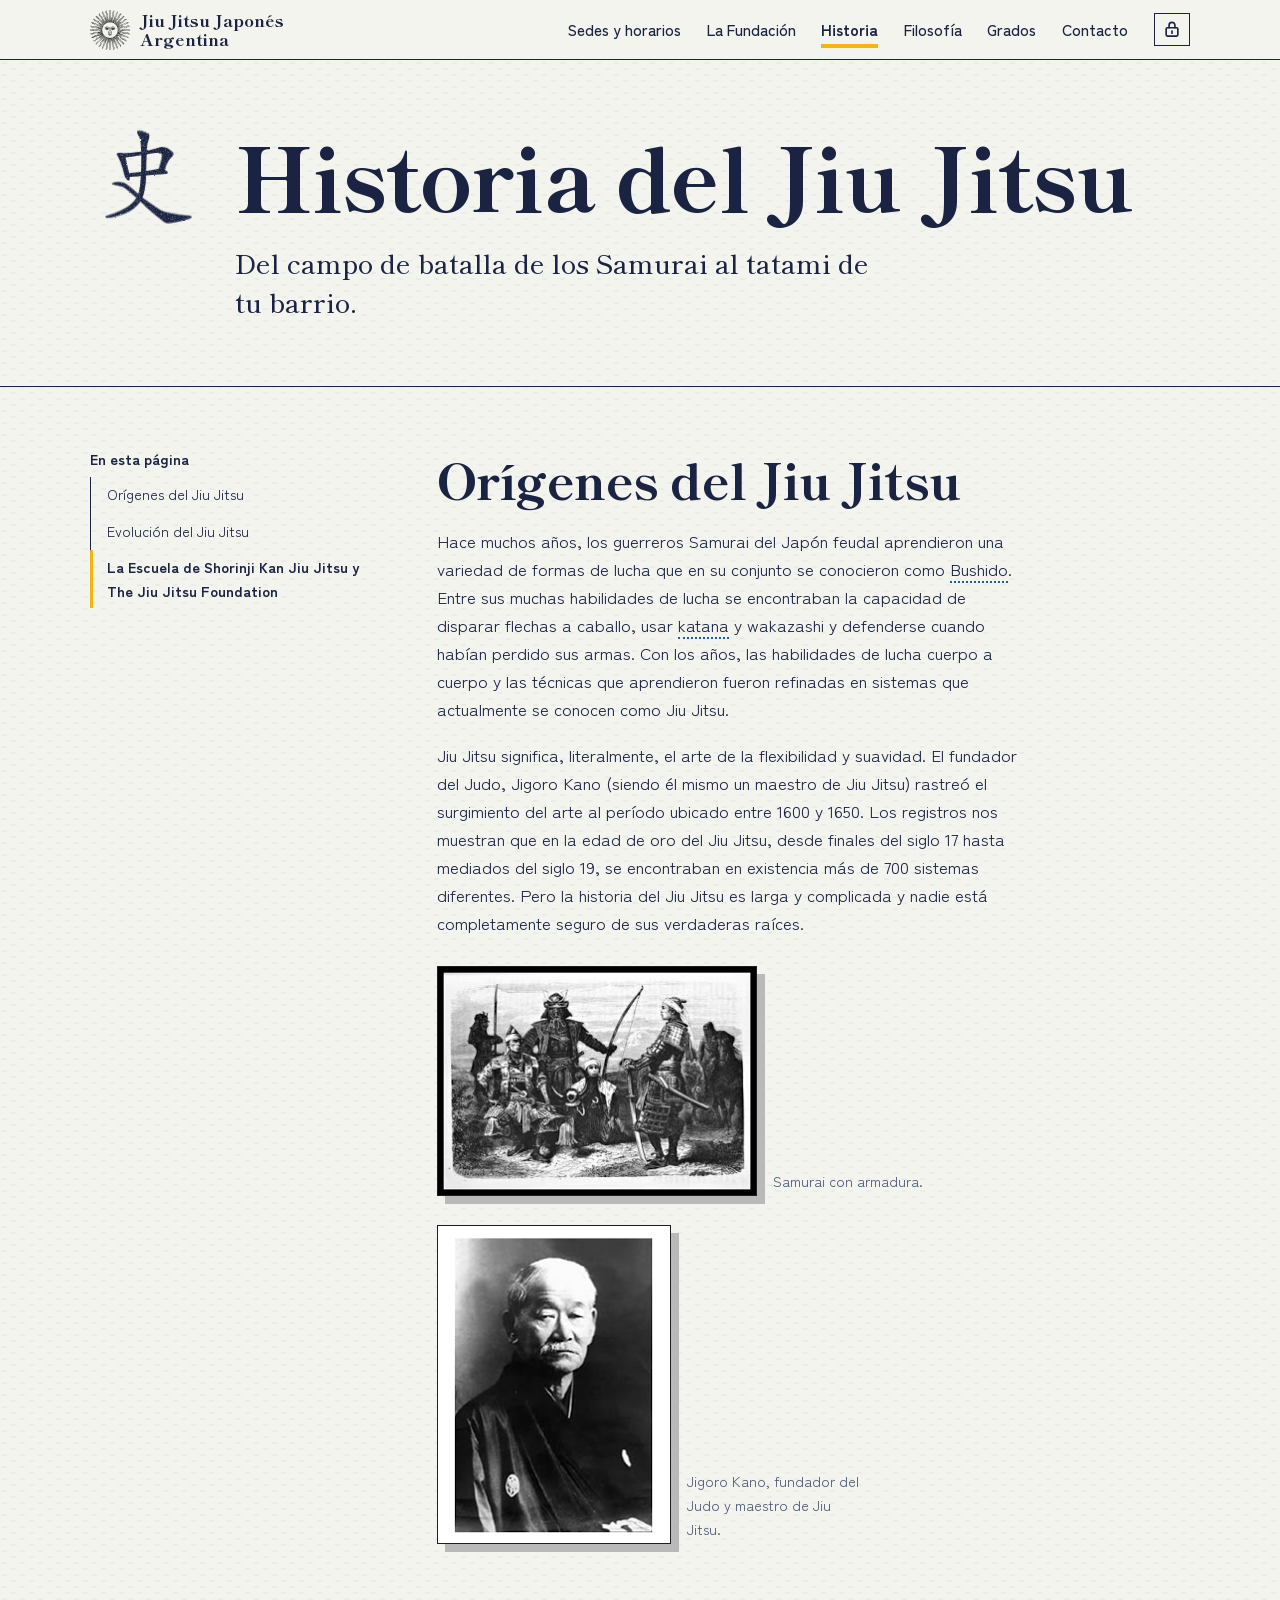
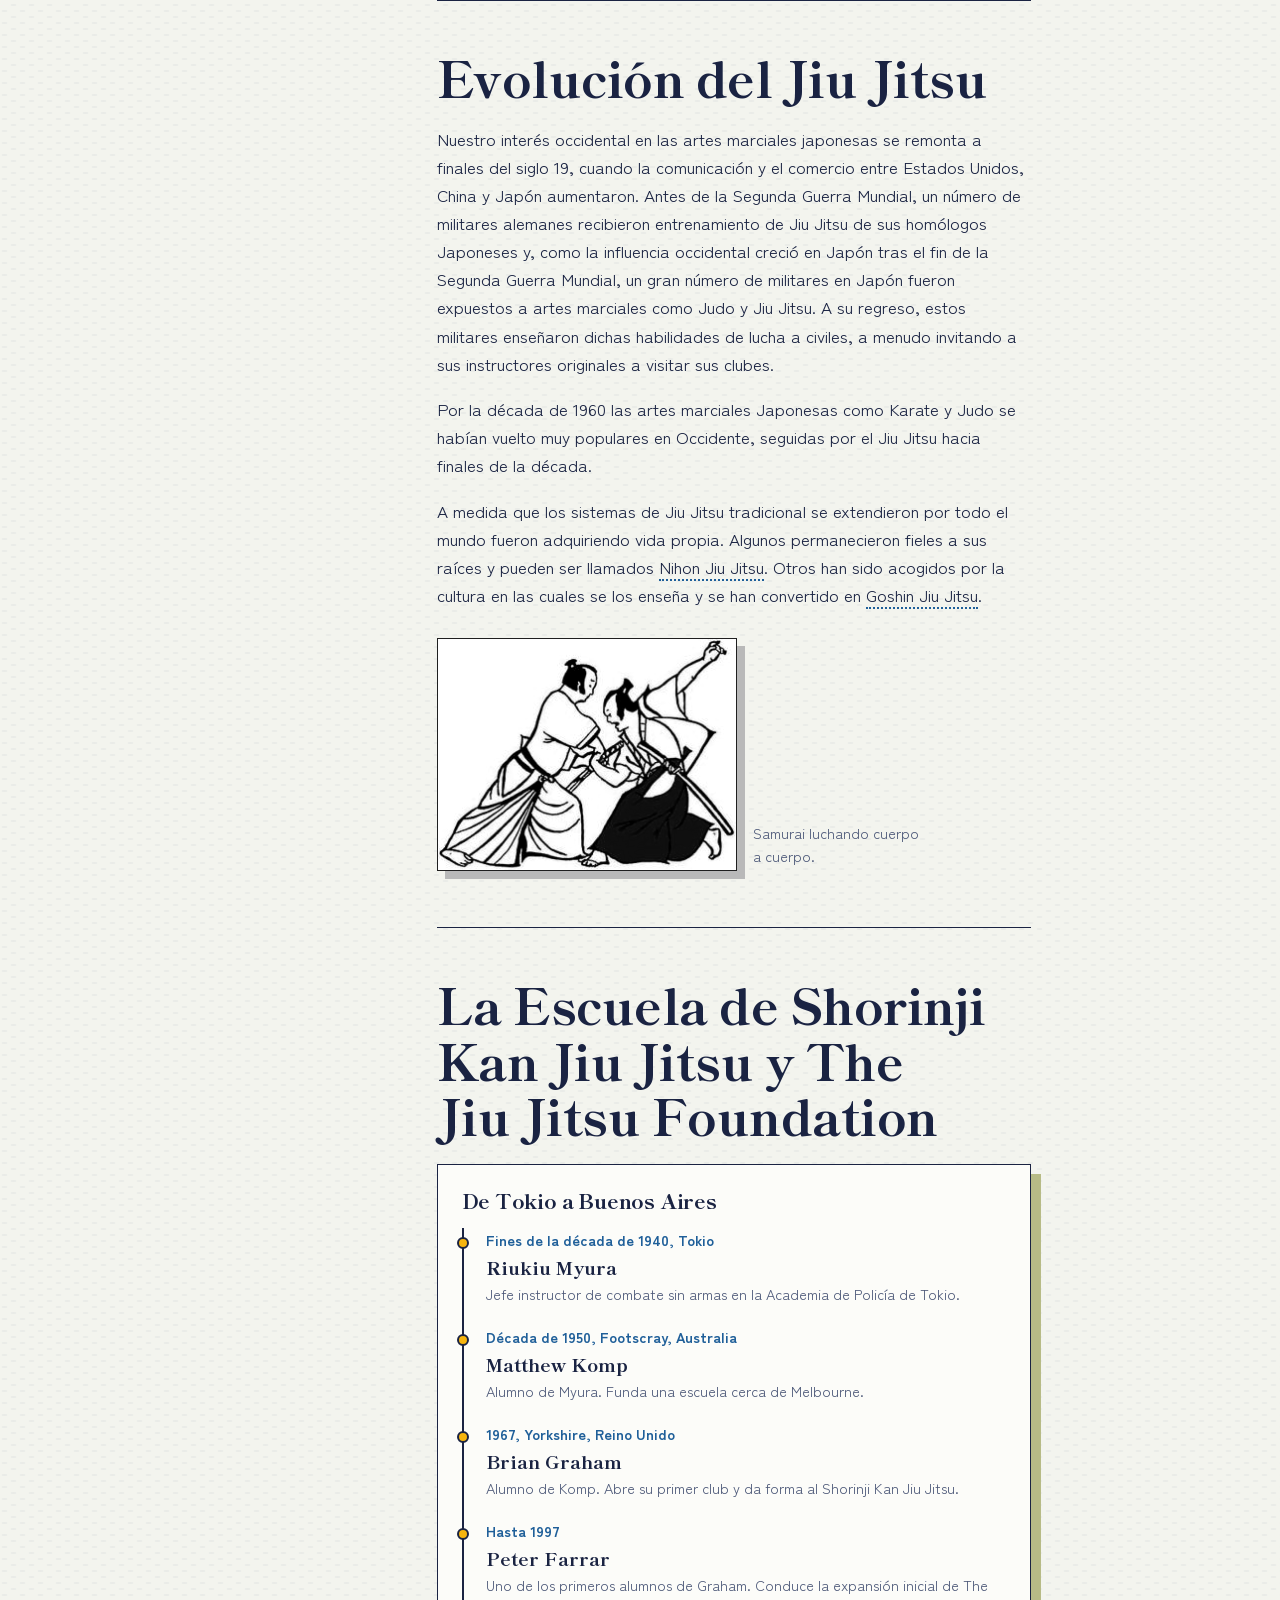
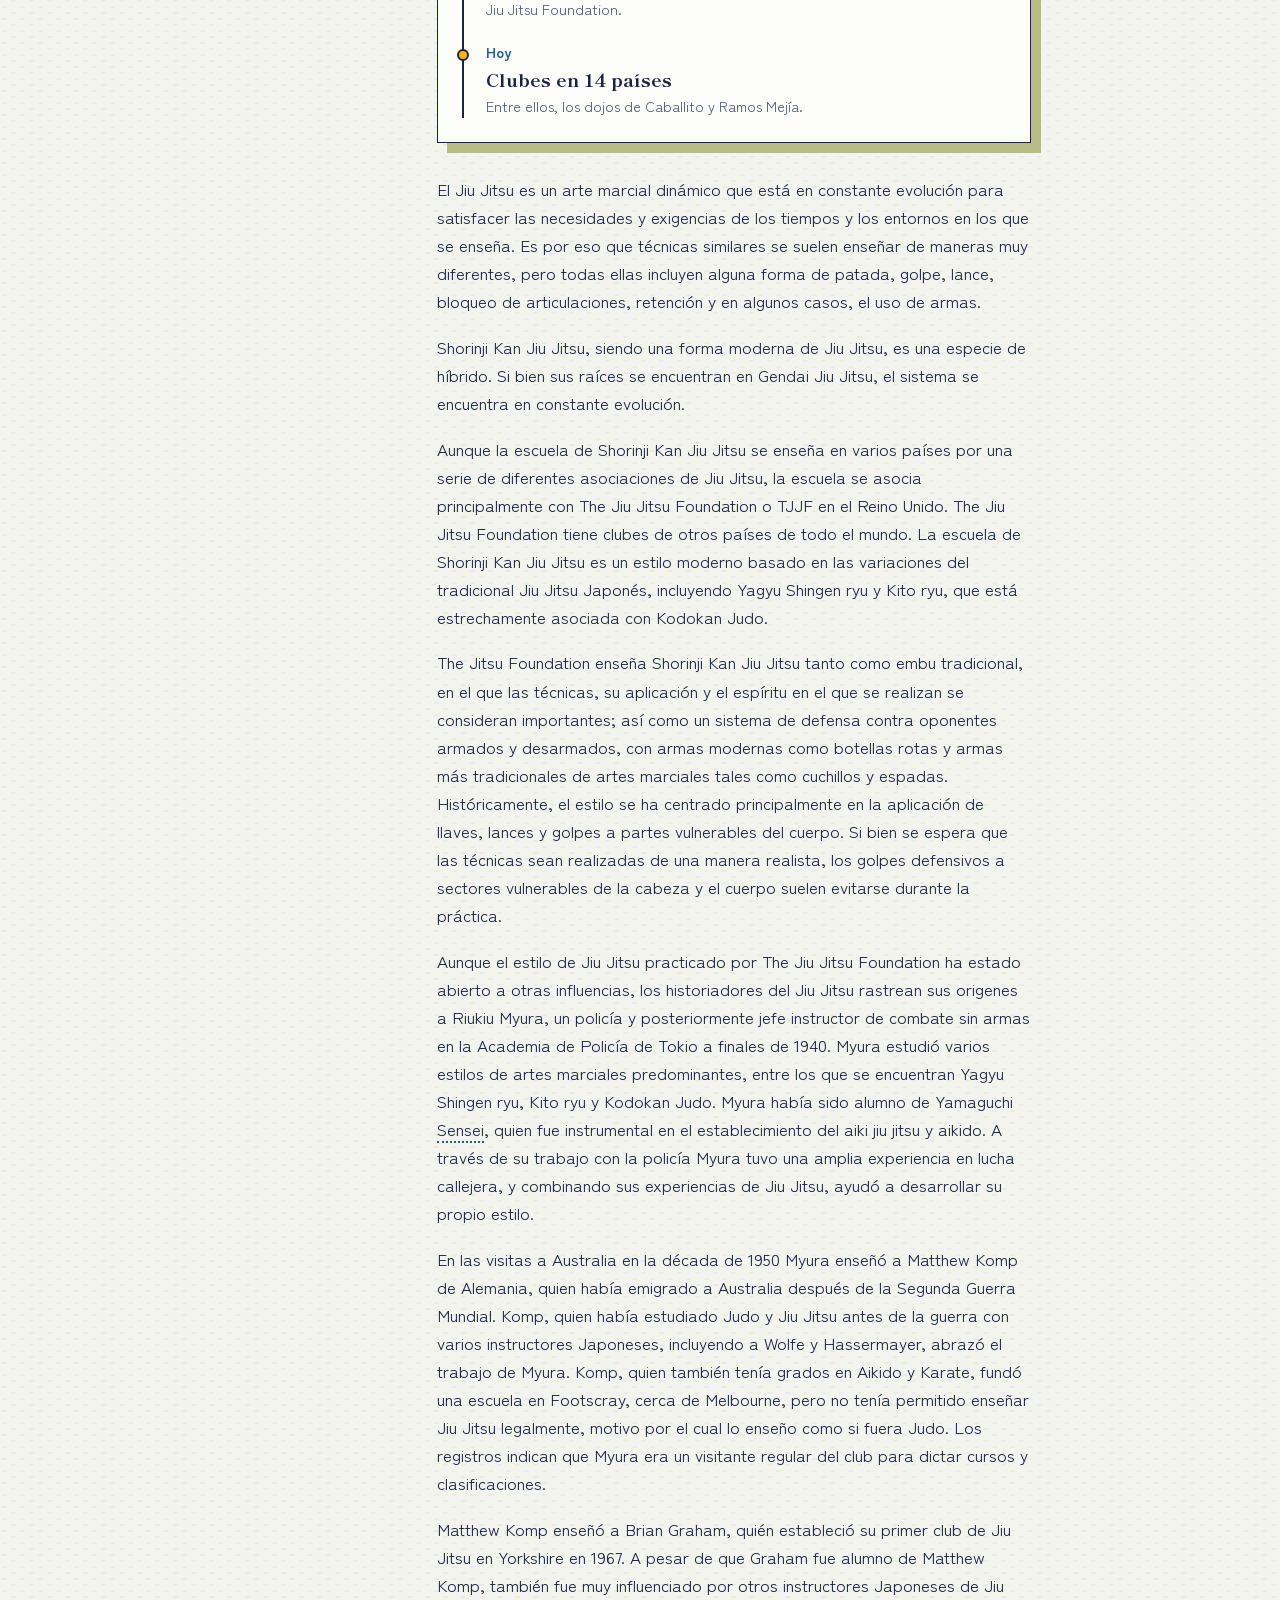
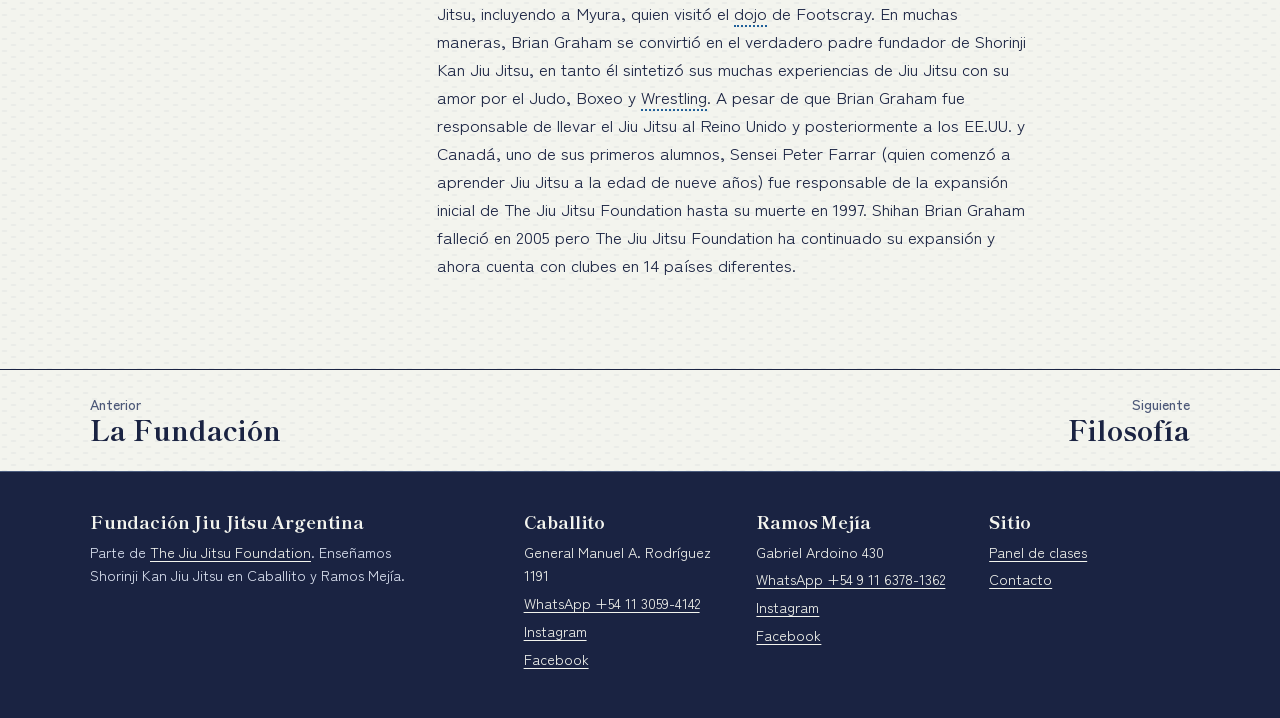
<file: historia.html>
<!doctype html>
<html lang="es-AR">
<head>
<meta charset="utf-8">
<meta name="viewport" content="width=device-width, initial-scale=1, viewport-fit=cover">
<title>Historia | Jiu Jitsu Japonés Argentina</title>
<meta name="description" content="Los orígenes del Jiu Jitsu en el Japón feudal, su evolución y la historia de la escuela Shorinji Kan y The Jiu Jitsu Foundation.">
<meta name="theme-color" content="#1A2342">
<meta name="robots" content="noindex, nofollow">
<link rel="canonical" href="https://alannav-x.github.io/jitsu-argentina/historia.html">
<meta property="og:type" content="website">
<meta property="og:site_name" content="Jiu Jitsu Japonés Argentina">
<meta property="og:title" content="Historia | Jiu Jitsu Japonés Argentina">
<meta property="og:description" content="Los orígenes del Jiu Jitsu en el Japón feudal, su evolución y la historia de la escuela Shorinji Kan y The Jiu Jitsu Foundation.">
<meta property="og:url" content="https://alannav-x.github.io/jitsu-argentina/historia.html">
<meta property="og:image" content="https://alannav-x.github.io/jitsu-argentina/assets/img/og.png">
<meta property="og:image:width" content="1200">
<meta property="og:image:height" content="630">
<meta property="og:locale" content="es_AR">
<meta name="twitter:card" content="summary_large_image">
<script>document.documentElement.classList.add('js')</script>
<link rel="icon" href="assets/img/sol.svg" type="image/svg+xml">
<link rel="stylesheet" href="css/fonts.css">
<link rel="stylesheet" href="css/site.css">

</head>
<body>
<a class="saltar" href="#contenido">Ir al contenido</a>
<header class="cabecera">
  <div class="caja">
    <a class="marca" href="index.html"><img src="assets/img/sol.svg" alt="" width="40" height="40">Jiu Jitsu Japonés<br>Argentina</a>
    <button class="menu-boton" type="button" aria-expanded="false" aria-controls="nav">Menú</button>
    <nav class="nav" id="nav" aria-label="Principal"><ul><li><a href="index.html">Sedes y horarios</a></li><li><a href="fundacion.html">La Fundación</a></li><li><a href="historia.html" aria-current="page">Historia</a></li><li><a href="filosofia.html">Filosofía</a></li><li><a href="grados.html">Grados</a></li><li><a href="contacto.html">Contacto</a></li><li class="nav-ingreso"><button type="button" class="nav-ingresar" data-abrir-panel aria-haspopup="dialog" aria-controls="panel-admin"><svg viewBox="0 0 24 24" width="20" height="20" aria-hidden="true" fill="none" stroke="currentColor" stroke-width="2" stroke-linecap="round" stroke-linejoin="round"><rect x="5" y="10.5" width="14" height="10" rx="1.5"/><path d="M8.5 10.5V7.5a3.5 3.5 0 0 1 7 0v3"/><path d="M12 14.5v2.500"/></svg><span>Ingresar</span></button></li></ul></nav>
  </div>
</header>
<main id="contenido">
<div class="titular"><div class="caja"><span class="kanji" lang="ja" aria-hidden="true"><svg class="pincel" viewBox="0 0 1024 1024" width="1024" height="1024"><defs><clipPath id="k3c0"><path d="M 289 625 Q 259 631 255 624 Q 249 617 259 601 Q 295 537 321 431 Q 325 400 346 379 Q 367 357 371 374 Q 374 386 373 403 L 368 436 Q 358 467 333 585 C 327 614 319 620 289 625 Z"/></clipPath><clipPath id="k3c1"><path d="M 702 471 Q 732 565 774 595 Q 793 614 778 635 Q 700 707 634 673 Q 583 658 534 647 L 482 639 Q 344 621 289 625 C 259 626 303 581 333 585 Q 345 586 359 589 Q 420 599 483 607 L 533 614 Q 653 638 670 622 Q 680 612 677 589 Q 664 528 648 478 C 639 449 692 443 702 471 Z"/></clipPath><clipPath id="k3c2"><path d="M 373 403 Q 376 400 446 407 Q 461 410 479 411 L 528 416 Q 606 425 716 430 Q 729 431 731 441 Q 731 450 702 471 C 685 483 678 482 648 478 Q 647 479 645 478 Q 584 466 529 456 L 481 448 Q 421 442 370 437 Q 369 437 368 436 C 338 431 343 405 373 403 Z"/></clipPath><clipPath id="k3c3"><path d="M 479 411 Q 473 294 455 241 Q 454 240 454 239 L 439 205 Q 414 166 376 135 Q 309 83 158 34 Q 143 28 142 24 Q 142 20 155 16 Q 180 13 239 28 Q 341 50 411 104 Q 448 134 475 171 L 494 205 Q 527 292 528 416 L 529 456 Q 530 538 533 614 L 534 647 Q 534 713 558 773 Q 565 791 554 803 Q 529 822 486 834 Q 458 841 448 833 Q 438 826 447 811 Q 474 771 478 720 Q 479 680 482 639 L 483 607 Q 484 528 481 448 L 479 411 Z"/></clipPath><clipPath id="k3c4"><path d="M 454 239 Q 453 242 450 243 Q 353 333 319 345 Q 264 366 220 346 Q 211 345 207 339 Q 204 335 207 333 Q 256 323 308 310 Q 333 301 439 205 L 475 171 Q 485 162 495 152 Q 559 85 694 -19 Q 722 -43 765 -32 Q 841 -19 920 3 Q 942 7 953 18 Q 963 28 951 33 Q 939 37 921 36 Q 726 55 664 88 Q 520 184 494 205 L 454 239 Z"/></clipPath>
<filter id="k3f" x="-8%" y="-8%" width="116%" height="116%" color-interpolation-filters="sRGB">
<feTurbulence type="fractalNoise" baseFrequency="0.03" numOctaves="2" seed="21" result="ondas"/>
<feDisplacementMap in="SourceGraphic" in2="ondas" scale="16" xChannelSelector="R" yChannelSelector="G" result="borde"/>
<feGaussianBlur in="borde" stdDeviation="5" result="difuso"/>
<feComponentTransfer in="difuso" result="halo"><feFuncA type="linear" slope="0.32"/></feComponentTransfer>
<feTurbulence type="fractalNoise" baseFrequency="0.55" numOctaves="2" seed="9" result="grano"/>
<feColorMatrix in="grano" type="matrix" values="0 0 0 0 0  0 0 0 0 0  0 0 0 0 0  0 0 0 -1.15 1.55" result="poros"/>
<feComposite in="borde" in2="poros" operator="in" result="seco"/>
<feMerge><feMergeNode in="halo"/><feMergeNode in="seco"/></feMerge>
</filter></defs><g filter="url(#k3f)"><g transform="scale(1,-1) translate(0,-900)"><path class="trazo" clip-path="url(#k3c0)" style="--da:265 965;--o:525;--d:0.18s;--i:0.15s" d="M262 618L281 605L308 568L359 379"/><path class="trazo" clip-path="url(#k3c1)" style="--da:599 1299;--o:859;--d:0.29s;--i:0.36s" d="M303 621L339 606L352 607L567 635L661 655L680 653L708 637L725 616L683 501L655 483"/><path class="trazo" clip-path="url(#k3c2)" style="--da:356 1056;--o:616;--d:0.21s;--i:0.69s" d="M372 431L392 421L432 422L642 452L693 451L722 441"/><path class="trazo" clip-path="url(#k3c3)" style="--da:1027 1727;--o:1287;--d:0.43s;--i:0.93s" d="M457 822L486 804L512 777L502 374L494 298L477 229L452 179L381 109L289 62L149 21"/><path class="trazo" clip-path="url(#k3c4)" style="--da:835 1535;--o:1095;--d:0.37s;--i:1.40s" d="M215 336L279 337L337 315L541 140L648 59L713 22L740 13L796 12L942 24"/></g></g></svg></span><div><h1>Historia del Jiu Jitsu</h1><p>Del campo de batalla de los Samurai al tatami de tu barrio.</p></div></div></div><div class="articulo"><div class="caja"><nav class="indice" aria-label="En esta página"><h2>En esta página</h2><ol><li><a href="#origenes-del-jiu-jitsu">Orígenes del Jiu Jitsu</a></li><li><a href="#evolucion-del-jiu-jitsu">Evolución del Jiu Jitsu</a></li><li><a href="#la-escuela-de-shorinji-kan-jiu-jitsu-y-t">La Escuela de Shorinji Kan Jiu Jitsu y The Jiu Jitsu Foundation</a></li></ol></nav><div class="prosa"><section id="origenes-del-jiu-jitsu">
<h2>Orígenes del Jiu Jitsu</h2>

<p>Hace muchos años, los guerreros Samurai del Japón feudal aprendieron una variedad de formas de lucha que en su conjunto se conocieron como <span class="glosa" tabindex="0" data-def="El camino del guerrero.">Bushido</span>. Entre sus muchas habilidades de lucha se encontraban la capacidad de disparar flechas a caballo, usar <span class="glosa" tabindex="0" data-def="Sable largo del Samurai.">katana</span> y wakazashi y defenderse cuando habían perdido sus armas. Con los años, las habilidades de lucha cuerpo a cuerpo y las técnicas que aprendieron fueron refinadas en sistemas que actualmente se conocen como Jiu Jitsu.</p>
<p>Jiu Jitsu significa, literalmente, el arte de la flexibilidad y suavidad. El fundador del Judo, Jigoro Kano (siendo él mismo un maestro de Jiu Jitsu) rastreó el surgimiento del arte al período ubicado entre 1600 y 1650. Los registros nos muestran que en la edad de oro del Jiu Jitsu, desde finales del siglo 17 hasta mediados del siglo 19, se encontraban en existencia más de 700 sistemas diferentes. Pero la historia del Jiu Jitsu es larga y complicada y nadie está completamente seguro de sus verdaderas raíces.</p>
<figure class="figura"><img src="assets/img/samurai-armadura.jpg" width="320" height="229" alt="Samurai con armadura" loading="lazy"><figcaption>Samurai con armadura.</figcaption></figure><figure class="figura"><img src="assets/img/jigoro-kano.jpg" width="234" height="320" alt="Retrato de Jigoro Kano" loading="lazy"><figcaption>Jigoro Kano, fundador del Judo y maestro de Jiu Jitsu.</figcaption></figure>
</section>
<section id="evolucion-del-jiu-jitsu">
<h2>Evolución del Jiu Jitsu</h2>

<p>Nuestro interés occidental en las artes marciales japonesas se remonta a finales del siglo 19, cuando la comunicación y el comercio entre Estados Unidos, China y Japón aumentaron. Antes de la Segunda Guerra Mundial, un número de militares alemanes recibieron entrenamiento de Jiu Jitsu de sus homólogos Japoneses y, como la influencia occidental creció en Japón tras el fin de la Segunda Guerra Mundial, un gran número de militares en Japón fueron expuestos a artes marciales como Judo y Jiu Jitsu. A su regreso, estos militares enseñaron dichas habilidades de lucha a civiles, a menudo invitando a sus instructores originales a visitar sus clubes.</p>
<p>Por la década de 1960 las artes marciales Japonesas como Karate y Judo se habían vuelto muy populares en Occidente, seguidas por el Jiu Jitsu hacia finales de la década.</p>
<p>A medida que los sistemas de Jiu Jitsu tradicional se extendieron por todo el mundo fueron adquiriendo vida propia. Algunos permanecieron fieles a sus raíces y pueden ser llamados <span class="glosa" tabindex="0" data-def="Jiu Jitsu Japonés.">Nihon Jiu Jitsu</span>. Otros han sido acogidos por la cultura en las cuales se los enseña y se han convertido en <span class="glosa" tabindex="0" data-def="Jiu Jitsu para defensa personal.">Goshin Jiu Jitsu</span>.</p>
<figure class="figura"><img src="assets/img/samurai-luchando.jpg" width="300" height="233" alt="Samurai luchando" loading="lazy"><figcaption>Samurai luchando cuerpo a cuerpo.</figcaption></figure>
</section>
<section id="la-escuela-de-shorinji-kan-jiu-jitsu-y-t">
<h2>La Escuela de Shorinji Kan Jiu Jitsu y The Jiu Jitsu Foundation</h2>
<aside class="linaje" style="margin:0 0 2rem" aria-label="Linaje del estilo"><h3>De Tokio a Buenos Aires</h3><ol>
<li><span class="cuando">Fines de la década de 1940, Tokio</span><span class="quien">Riukiu Myura</span><span class="que">Jefe instructor de combate sin armas en la Academia de Policía de Tokio.</span></li>
<li><span class="cuando">Década de 1950, Footscray, Australia</span><span class="quien">Matthew Komp</span><span class="que">Alumno de Myura. Funda una escuela cerca de Melbourne.</span></li>
<li><span class="cuando">1967, Yorkshire, Reino Unido</span><span class="quien">Brian Graham</span><span class="que">Alumno de Komp. Abre su primer club y da forma al Shorinji Kan Jiu Jitsu.</span></li>
<li><span class="cuando">Hasta 1997</span><span class="quien">Peter Farrar</span><span class="que">Uno de los primeros alumnos de Graham. Conduce la expansión inicial de The Jiu Jitsu Foundation.</span></li>
<li><span class="cuando">Hoy</span><span class="quien">Clubes en 14 países</span><span class="que">Entre ellos, los dojos de Caballito y Ramos Mejía.</span></li>
</ol></aside>
<p>El Jiu Jitsu es un arte marcial dinámico que está en constante evolución para satisfacer las necesidades y exigencias de los tiempos y los entornos en los que se enseña. Es por eso que técnicas similares se suelen enseñar de maneras muy diferentes, pero todas ellas incluyen alguna forma de patada, golpe, lance, bloqueo de articulaciones, retención y en algunos casos, el uso de armas.</p>
<p>Shorinji Kan Jiu Jitsu, siendo una forma moderna de Jiu Jitsu, es una especie de híbrido. Si bien sus raíces se encuentran en Gendai Jiu Jitsu, el sistema se encuentra en constante evolución.</p>
<p>Aunque la escuela de Shorinji Kan Jiu Jitsu se enseña en varios países por una serie de diferentes asociaciones de Jiu Jitsu, la escuela se asocia principalmente con The Jiu Jitsu Foundation o TJJF en el Reino Unido. The Jiu Jitsu Foundation tiene clubes de otros países de todo el mundo. La escuela de Shorinji Kan Jiu Jitsu es un estilo moderno basado en las variaciones del tradicional Jiu Jitsu Japonés, incluyendo Yagyu Shingen ryu y Kito ryu, que está estrechamente asociada con Kodokan Judo.</p>
<p>The Jitsu Foundation enseña Shorinji Kan Jiu Jitsu tanto como embu tradicional, en el que las técnicas, su aplicación y el espíritu en el que se realizan se consideran importantes; así como un sistema de defensa contra oponentes armados y desarmados, con armas modernas como botellas rotas y armas más tradicionales de artes marciales tales como cuchillos y espadas. Históricamente, el estilo se ha centrado principalmente en la aplicación de llaves, lances y golpes a partes vulnerables del cuerpo. Si bien se espera que las técnicas sean realizadas de una manera realista, los golpes defensivos a sectores vulnerables de la cabeza y el cuerpo suelen evitarse durante la práctica.</p>
<p>Aunque el estilo de Jiu Jitsu practicado por The Jiu Jitsu Foundation ha estado abierto a otras influencias, los historiadores del Jiu Jitsu rastrean sus origenes a Riukiu Myura, un policía y posteriormente jefe instructor de combate sin armas en la Academia de Policía de Tokio a finales de 1940. Myura estudió varios estilos de artes marciales predominantes, entre los que se encuentran Yagyu Shingen ryu, Kito ryu y Kodokan Judo. Myura había sido alumno de Yamaguchi <span class="glosa" tabindex="0" data-def="Instructor o maestro.">Sensei</span>, quien fue instrumental en el establecimiento del aiki jiu jitsu y aikido. A través de su trabajo con la policía Myura tuvo una amplia experiencia en lucha callejera, y combinando sus experiencias de Jiu Jitsu, ayudó a desarrollar su propio estilo.</p>
<p>En las visitas a Australia en la década de 1950 Myura enseñó a Matthew Komp de Alemania, quien había emigrado a Australia después de la Segunda Guerra Mundial. Komp, quien había estudiado Judo y Jiu Jitsu antes de la guerra con varios instructores Japoneses, incluyendo a Wolfe y Hassermayer, abrazó el trabajo de Myura. Komp, quien también tenía grados en Aikido y Karate, fundó una escuela en Footscray, cerca de Melbourne, pero no tenía permitido enseñar Jiu Jitsu legalmente, motivo por el cual lo enseño como si fuera Judo. Los registros indican que Myura era un visitante regular del club para dictar cursos y clasificaciones.</p>
<p>Matthew Komp enseñó a Brian Graham, quién estableció su primer club de Jiu Jitsu en Yorkshire en 1967. A pesar de que Graham fue alumno de Matthew Komp, también fue muy influenciado por otros instructores Japoneses de Jiu Jitsu, incluyendo a Myura, quien visitó el <span class="glosa" tabindex="0" data-def="Sala de entrenamiento.">dojo</span> de Footscray. En muchas maneras, Brian Graham se convirtió en el verdadero padre fundador de Shorinji Kan Jiu Jitsu, en tanto él sintetizó sus muchas experiencias de Jiu Jitsu con su amor por el Judo, Boxeo y <span class="glosa" tabindex="0" data-def="Lucha.">Wrestling</span>. A pesar de que Brian Graham fue responsable de llevar el Jiu Jitsu al Reino Unido y posteriormente a los EE.UU. y Canadá, uno de sus primeros alumnos, Sensei Peter Farrar (quien comenzó a aprender Jiu Jitsu a la edad de nueve años) fue responsable de la expansión inicial de The Jiu Jitsu Foundation hasta su muerte en 1997. Shihan Brian Graham falleció en 2005 pero The Jiu Jitsu Foundation ha continuado su expansión y ahora cuenta con clubes en 14 países diferentes.</p>

</section></div></div></div>
<nav class="seguir" aria-label="Seguir leyendo"><div class="caja"><a class="antes" href="fundacion.html"><span>Anterior</span>La Fundación</a><a class="despues" href="filosofia.html"><span>Siguiente</span>Filosofía</a></div></nav>
</main>
<footer class="pie">
  <div class="caja">
    <div>
      <h2>Fundación Jiu Jitsu Argentina</h2>
      <p>Parte de <a href="https://www.jitsufoundation.org/">The Jiu Jitsu Foundation</a>. Enseñamos Shorinji Kan Jiu Jitsu en Caballito y Ramos Mejía.</p>
    </div>
    <div>
      <h2>Caballito</h2>
      <ul>
        <li>General Manuel A. Rodríguez 1191</li>
        <li><a href="https://wa.me/541130594142?text=Hola%2C%20quiero%20probar%20una%20clase%20de%20Jiu%20Jitsu%20en%20Caballito.">WhatsApp +54 11 3059-4142</a></li>
        <li><a href="https://www.instagram.com/buenosairesjiujitsuclub/">Instagram</a></li>
        <li><a href="https://www.facebook.com/share/19qRqyU3RX/">Facebook</a></li>
      </ul>
    </div>
    <div>
      <h2>Ramos Mejía</h2>
      <ul>
        <li>Gabriel Ardoino 430</li>
        <li><a href="https://wa.me/5491163781362?text=Hola%2C%20quiero%20probar%20una%20clase%20de%20Jiu%20Jitsu%20en%20Ramos%20Mej%C3%ADa.">WhatsApp +54 9 11 6378-1362</a></li>
        <li><a href="https://www.instagram.com/nishidojojiujitsu/">Instagram</a></li>
        <li><a href="https://www.facebook.com/p/Haedo-Jiu-Jitsu-Club-100057642211295/">Facebook</a></li>
      </ul>
    </div>
    <div>
      <h2>Sitio</h2>
      <ul>
        <li><button type="button" class="enlace" data-abrir-panel>Panel de clases</button></li>
        <li><a href="contacto.html">Contacto</a></li>
      </ul>
    </div>
  </div>
</footer>
<details class="barra-wa">
<summary>Escribir por WhatsApp</summary>
<div class="barra-wa-opciones" role="group" aria-label="Elegí la sede">
<a href="https://wa.me/541130594142?text=Hola%2C%20quiero%20probar%20una%20clase%20de%20Jiu%20Jitsu%20en%20Caballito.">Caballito<span>Lunes, miércoles y viernes</span></a>
<a href="https://wa.me/5491163781362?text=Hola%2C%20quiero%20probar%20una%20clase%20de%20Jiu%20Jitsu%20en%20Ramos%20Mej%C3%ADa.">Ramos Mejía<span>Martes y jueves</span></a>
</div>
</details>
<dialog class="panel" id="panel-admin" aria-labelledby="panel-titulo">
<div class="panel-cabeza"><h2 id="panel-titulo">Panel de clases</h2><button type="button" class="panel-cerrar" data-cerrar aria-label="Cerrar"><svg viewBox="0 0 24 24" width="20" height="20" aria-hidden="true" fill="none" stroke="currentColor" stroke-width="2.4" stroke-linecap="round"><path d="M6 6l12 12M18 6L6 18"/></svg></button></div>
<form class="panel-ingreso" id="panel-ingreso">
<div class="campo"><label for="p-usuario">Usuario</label><input id="p-usuario" name="usuario" autocomplete="username" autocapitalize="off" required></div>
<div class="campo"><label for="p-clave">Contraseña</label><input id="p-clave" name="clave" type="password" autocomplete="current-password" required></div>
<button class="boton" type="submit">Ingresar</button>
<p class="estado" id="panel-estado-ingreso" role="status" hidden></p>
</form>
<div class="panel-clases" id="panel-clases" hidden>
<p class="panel-ayuda">Próximas cuatro semanas. Activá o desactivá cada clase; los cambios se guardan al instante. Los feriados empiezan sin clase.</p>
<div id="panel-lista"></div>
<div class="panel-pie"><p id="panel-estado" role="status"></p><button type="button" class="boton boton-linea" id="panel-salir">Salir</button></div>
</div>
</dialog>
<script type="application/json" id="datos-clases">{"api":"","sedes":[{"id":"caballito","nombre":"Sede Caballito","clases":[[1,"19:00","20:30"],[3,"18:30","20:00"],[5,"19:00","20:30"]]},{"id":"ramos-mejia","nombre":"Sede Ramos Mejía","clases":[[2,"19:30","21:00"],[4,"19:30","21:00"]]}],"feriados":{"2026-11-23":{"nombre":"Día de la Soberanía Nacional","sedes":["caballito","ramos-mejia"]},"2026-12-07":{"nombre":"Feriado turístico","sedes":["caballito","ramos-mejia"]},"2026-12-08":{"nombre":"Inmaculada Concepción de María","sedes":["caballito","ramos-mejia"]},"2026-12-25":{"nombre":"Navidad","sedes":["caballito","ramos-mejia"]},"2027-01-01":{"nombre":"Año nuevo","sedes":["caballito","ramos-mejia"]}}}</script>
<script src="js/site.js"></script>
</body>
</html>
</file>
<file: css/fonts.css>
@font-face{font-family:'Shippori Mincho B1';font-style:normal;font-weight:500;font-display:swap;src:url('../assets/fonts/shippori-mincho-b1-latin-500-normal.woff2') format('woff2');unicode-range:U+0000-00FF,U+0131,U+0152-0153,U+02BB-02BC,U+02C6,U+02DA,U+02DC,U+2000-206F,U+20AC,U+2122,U+2191,U+2193,U+2212,U+2215,U+FEFF,U+FFFD}
@font-face{font-family:'Shippori Mincho B1';font-style:normal;font-weight:800;font-display:swap;src:url('../assets/fonts/shippori-mincho-b1-latin-800-normal.woff2') format('woff2');unicode-range:U+0000-00FF,U+0131,U+0152-0153,U+02BB-02BC,U+02C6,U+02DA,U+02DC,U+2000-206F,U+20AC,U+2122,U+2191,U+2193,U+2212,U+2215,U+FEFF,U+FFFD}
@font-face{font-family:'Zen Kaku Gothic New';font-style:normal;font-weight:400;font-display:swap;src:url('../assets/fonts/zen-kaku-gothic-new-latin-400-normal.woff2') format('woff2');unicode-range:U+0000-00FF,U+0131,U+0152-0153,U+02BB-02BC,U+02C6,U+02DA,U+02DC,U+2000-206F,U+20AC,U+2122,U+2191,U+2193,U+2212,U+2215,U+FEFF,U+FFFD}
@font-face{font-family:'Zen Kaku Gothic New';font-style:normal;font-weight:500;font-display:swap;src:url('../assets/fonts/zen-kaku-gothic-new-latin-500-normal.woff2') format('woff2');unicode-range:U+0000-00FF,U+0131,U+0152-0153,U+02BB-02BC,U+02C6,U+02DA,U+02DC,U+2000-206F,U+20AC,U+2122,U+2191,U+2193,U+2212,U+2215,U+FEFF,U+FFFD}
@font-face{font-family:'Zen Kaku Gothic New';font-style:normal;font-weight:700;font-display:swap;src:url('../assets/fonts/zen-kaku-gothic-new-latin-700-normal.woff2') format('woff2');unicode-range:U+0000-00FF,U+0131,U+0152-0153,U+02BB-02BC,U+02C6,U+02DA,U+02DC,U+2000-206F,U+20AC,U+2122,U+2191,U+2193,U+2212,U+2215,U+FEFF,U+FFFD}
@font-face{font-family:'Shippori Mincho B1';font-style:normal;font-weight:800;font-display:swap;src:url('../assets/fonts/shippori-kanji-0.woff2') format('woff2');unicode-range:U+53F2,U+6B66}
@font-face{font-family:'Shippori Mincho B1';font-style:normal;font-weight:800;font-display:swap;src:url('../assets/fonts/shippori-kanji-1.woff2') format('woff2');unicode-range:U+8853,U+5E2F}
@font-face{font-family:'Shippori Mincho B1';font-style:normal;font-weight:800;font-display:swap;src:url('../assets/fonts/shippori-kanji-2.woff2') format('woff2');unicode-range:U+6B74}
@font-face{font-family:'Shippori Mincho B1';font-style:normal;font-weight:800;font-display:swap;src:url('../assets/fonts/shippori-kanji-3.woff2') format('woff2');unicode-range:U+9053}
@font-face{font-family:'Shippori Mincho B1';font-style:normal;font-weight:800;font-display:swap;src:url('../assets/fonts/shippori-kanji-4.woff2') format('woff2');unicode-range:U+67D4}
</file>
<file: css/site.css>
/* Layout: contenido alineado a la izquierda sobre una grilla de 12 columnas;
   el contenido se alinea a la izquierda sobre una grilla de 12 columnas, con el índigo como tinta y el celeste y el sol como acentos. */
:root {
  color-scheme: light;
  --gi: #F3F4EE;          /* blanco del judogi */
  --gi-sombra: #E4E7DC;   /* pliegue del gi */
  --indigo: #1A2342;      /* aizome, tinta de todo el texto */
  --indigo-medio: #4C5878;
  --celeste: #74ACDF;     /* bandera argentina */
  --celeste-hondo: #1F5F99;
  --sol: #F6B40E;         /* Sol de Mayo */
  --tatami: #B7BB86;      /* paja igusa */
  --blanco: #FCFCF9;
  --indigo-claro: #2C3866;  /* respiración del próximo día de clase */
  --feriado: #A3361F;       /* días sin clase: feriados o clases suspendidas */
  --feriado-fondo: #F8E7E1;
  --feriado-claro: #F5B9A6;

  --c-blanco: #FCFCF9; --c-amarillo: #FFD91D; --c-naranja: #DD792F; --c-verde: #21932E;
  --c-violeta: #5E3E8C; --c-celeste: #A6C7ED; --c-azul: #2D5DE2; --c-marron: #934D19;

  --display: 'Shippori Mincho B1', 'Hiragino Mincho ProN', 'Yu Mincho', Georgia, 'Times New Roman', serif;
  --texto: 'Zen Kaku Gothic New', 'Hiragino Sans', 'Segoe UI', system-ui, -apple-system, Roboto, Arial, sans-serif;

  --t-1: clamp(2.6rem, 1.4rem + 5.2vw, 5.6rem);
  --t-2: clamp(1.9rem, 1.3rem + 2.4vw, 3.1rem);
  --t-3: clamp(1.3rem, 1.1rem + .8vw, 1.7rem);
  --t-4: 1.125rem;
  --t-chico: .9rem;

  --ancho: 1180px;
}

*, *::before, *::after { box-sizing: border-box; }
html { scroll-behavior: smooth; scroll-padding-top: 5rem; }
@media (prefers-reduced-motion: reduce) { html { scroll-behavior: auto; } * { transition: none !important; } }

body {
  margin: 0;
  background-color: var(--gi);
  /* trama "grano de arroz" del judogi */
  background-image: url("data:image/svg+xml,%3Csvg xmlns='http://www.w3.org/2000/svg' width='18' height='12'%3E%3Cg fill='%231A2342' fill-opacity='.045'%3E%3Cellipse cx='4.5' cy='3' rx='3' ry='1.1'/%3E%3Cellipse cx='13.5' cy='9' rx='3' ry='1.1'/%3E%3C/g%3E%3C/svg%3E");
  color: var(--indigo);
  font-family: var(--texto);
  font-size: 1.0625rem;
  line-height: 1.65;
  -webkit-font-smoothing: antialiased;
}
img { max-width: 100%; height: auto; display: block; }
a { color: inherit; text-decoration-thickness: 1px; text-underline-offset: .2em; }
a:hover { text-decoration-thickness: 2px; }
:focus-visible { outline: 3px solid var(--celeste-hondo); outline-offset: 3px; border-radius: 2px; }
.oscuro :focus-visible { outline-color: var(--sol); }
h1, h2, h3 { font-family: var(--display); font-weight: 800; line-height: 1.12; margin: 0; text-wrap: balance; letter-spacing: -.01em; }
p { margin: 0; }
.solo-lector { position: absolute; width: 1px; height: 1px; overflow: hidden; clip-path: inset(50%); white-space: nowrap; }

.caja {
  max-width: var(--ancho);
  margin-inline: auto;
  padding-left: max(16px, env(safe-area-inset-left, 0px));
  padding-right: max(16px, env(safe-area-inset-right, 0px));
}
@media (min-width: 700px) { .caja { padding-left: max(40px, env(safe-area-inset-left, 0px)); padding-right: max(40px, env(safe-area-inset-right, 0px)); } }

/* ---------- Cabecera ---------- */
.cabecera {
  position: sticky; top: env(safe-area-inset-top, 0px); z-index: 20;
  background: var(--gi);
  border-bottom: 1px solid var(--indigo);
}
.cabecera .caja { display: flex; align-items: center; justify-content: space-between; gap: 1rem; padding-block: .6rem; flex-wrap: wrap; }
.marca { display: flex; align-items: center; gap: .65rem; text-decoration: none; font-family: var(--display); font-weight: 800; font-size: 1.05rem; line-height: 1.1; }
.marca img { width: 40px; height: 40px; }
.menu-boton {
  font: inherit; font-weight: 700; font-size: var(--t-chico); color: var(--indigo);
  background: none; border: 1px solid var(--indigo); padding: .45rem .9rem; cursor: pointer;
}
.nav { display: none; width: 100%; }
.nav.abierta { display: block; }
.nav ul { list-style: none; margin: 0; padding: .4rem 0 .6rem; display: flex; flex-direction: column; }
.nav a { display: block; padding: .6rem 0; text-decoration: none; font-weight: 500; border-top: 1px solid var(--gi-sombra); }
.nav a[aria-current="page"] { font-weight: 700; box-shadow: inset 4px 0 0 var(--sol); padding-left: .8rem; }
@media (min-width: 900px) {
  .menu-boton { display: none; }
  .nav { display: block; width: auto; }
  .nav ul { flex-direction: row; gap: 1.6rem; padding: 0; align-items: center; }
  .nav a { border: 0; padding: .35rem 0; font-size: .97rem; }
  .nav a:hover { box-shadow: inset 0 -2px 0 var(--indigo); }
  .nav a[aria-current="page"] { box-shadow: inset 0 -4px 0 var(--sol); padding-left: 0; }
}

/* ---------- Botones ---------- */
.boton {
  display: inline-flex; align-items: center; gap: .5rem;
  font: inherit; font-weight: 700; text-decoration: none; cursor: pointer;
  padding: .85rem 1.4rem; border: 2px solid var(--indigo);
  background: var(--indigo); color: var(--gi);
}
.boton:hover { background: var(--celeste-hondo); border-color: var(--celeste-hondo); }
.boton-linea { background: transparent; color: var(--indigo); }
.boton-linea:hover { background: var(--indigo); border-color: var(--indigo); color: var(--gi); }
.oscuro .boton { background: var(--sol); border-color: var(--sol); color: var(--indigo); }
.oscuro .boton:hover { background: var(--gi); border-color: var(--gi); }

/* ---------- Portada ---------- */
.portada .caja { display: grid; gap: 2.5rem; padding-block: clamp(2.5rem, 6vw, 5.5rem) clamp(3rem, 6vw, 5rem); }
.portada-titulo { display: flex; gap: clamp(1rem, 3vw, 2.25rem); align-items: flex-start; }
.kanji { display: flex; flex-direction: column; flex: none; width: clamp(4.2rem, 2rem + 9vw, 9.5rem); color: var(--indigo); }
.portada h1 { font-size: var(--t-1); }
.portada h1 span { display: block; }
.portada h1 .lugar { color: var(--celeste-hondo); }
.bajada { font-size: var(--t-3); line-height: 1.45; max-width: 34ch; margin-top: 1.4rem; font-family: var(--display); font-weight: 500; }
.portada-acciones { display: flex; flex-wrap: wrap; gap: .8rem; margin-top: 2rem; }
@media (min-width: 1000px) {
  .portada-titulo > div { container-type: inline-size; flex: 1; min-width: 0; }
  .portada h1 { font-size: clamp(2.4rem, 11.5cqw, 5rem); }
  .portada h1 span { white-space: nowrap; }
  .portada .caja { grid-template-columns: minmax(0, 7fr) minmax(0, 5fr); align-items: end; gap: 4rem; }
}

/* Semana de clases */
.semana { background: var(--blanco); border: 1px solid var(--indigo); box-shadow: 10px 10px 0 var(--tatami); min-width: 0; }
.semana-cabeza { display: flex; justify-content: space-between; align-items: baseline; gap: 1rem; padding: 1rem 1.2rem; border-bottom: 1px solid var(--indigo); flex-wrap: wrap; }
.semana-cabeza h2 { font-size: 1.25rem; }
.semana-cabeza p { font-size: var(--t-chico); color: var(--indigo-medio); }
.semana ol { list-style: none; margin: 0; padding: 0; }
.semana li {
  display: grid; grid-template-columns: 5.2rem 1fr; column-gap: 1rem; align-items: baseline;
  padding: .8rem 1.2rem; border-bottom: 1px solid var(--gi-sombra); position: relative;
}
.semana li:last-child { border-bottom: 0; }
.semana .dia { font-weight: 700; }
.semana .hora { font-variant-numeric: tabular-nums; font-family: var(--display); font-weight: 800; font-size: 1.3rem; line-height: 1.2; }
.semana .sede { grid-column: 2; font-size: var(--t-chico); color: var(--indigo-medio); }
.semana li.proxima { background: var(--indigo); color: var(--gi); }
.semana li.proxima .sede { color: var(--celeste); }
.semana li.proxima::before { content: ""; position: absolute; left: 0; top: 0; bottom: 0; width: 6px; background: var(--sol); }
@media (prefers-reduced-motion: no-preference) {
  .semana li.proxima { animation: respirar 3.6s ease-in-out infinite; }
  .semana li.proxima::before { animation: respirar-marca 3.6s ease-in-out infinite; }
  @keyframes respirar { 0%, 100% { background-color: var(--indigo); } 50% { background-color: var(--indigo-claro); } }
  @keyframes respirar-marca { 0%, 100% { opacity: .55; } 50% { opacity: 1; } }
}
.semana .aviso { grid-column: 1 / -1; font-size: var(--t-chico); font-weight: 700; color: var(--sol); margin-bottom: .15rem; }

/* ---------- Secciones ---------- */
.seccion .caja { padding-block: clamp(3.5rem, 7vw, 6.5rem); }
.seccion-titulo { font-size: var(--t-2); max-width: 20ch; }
.seccion-intro { max-width: 58ch; margin-top: 1rem; color: var(--indigo-medio); font-size: var(--t-4); }
.oscuro { background: var(--indigo); color: var(--gi); }
.oscuro .seccion-intro { color: var(--c-celeste); }
.linea-arriba { border-top: 1px solid var(--indigo); }

/* Sedes */
.sedes { display: grid; gap: clamp(3.5rem, 7vw, 6rem); margin-top: clamp(2.5rem, 5vw, 4rem); }
.sede-ficha { display: grid; gap: 2rem; align-items: start; }
.sede-foto { margin: 0; border: 1px solid var(--indigo); box-shadow: -10px 10px 0 var(--tatami); background: var(--gi-sombra); }
.sede-foto img { width: 100%; aspect-ratio: 4 / 3; object-fit: cover; }
.sede-datos { min-width: 0; }
.sede-datos h3 { font-size: clamp(1.5rem, 1.125rem + 1.5vw, 2.25rem); }
.sensei { display: flex; align-items: center; gap: .8rem; margin-top: .9rem; flex-wrap: wrap; font-size: var(--t-4); }
.dan {
  display: inline-flex; gap: 3px; align-items: center; height: 1.15rem; padding: 0 .55rem; background: #14161c;
  background-image: repeating-linear-gradient(0deg, transparent 0 3px, rgba(255,255,255,.12) 3px 4px);
}
.dan i { display: block; width: 4px; height: 100%; background: var(--sol); }
.direccion { display: inline-block; margin-top: .6rem; font-weight: 500; }
.dias { list-style: none; margin: 1.6rem 0 0; padding: 0; display: grid; grid-template-columns: repeat(5, minmax(0, 1fr)); border: 1px solid var(--indigo); background: var(--blanco); }
.dias li { padding: .6rem .3rem .7rem; text-align: center; border-right: 1px solid var(--gi-sombra); min-width: 0; }
.dias li:last-child { border-right: 0; }
.dias .d { display: block; font-size: .8rem; font-weight: 700; color: var(--indigo-medio); }
.dias .h { display: block; font-family: var(--display); font-weight: 800; font-size: clamp(.95rem, .6rem + 1.3vw, 1.3rem); line-height: 1.25; font-variant-numeric: tabular-nums; margin-top: .2rem; }
.dias .h small { display: block; font-family: var(--texto); font-weight: 400; font-size: .78rem; color: var(--indigo-medio); }
.dias li.clase { background: var(--indigo); color: var(--gi); border-right-color: var(--indigo-medio); }
.dias li.clase .d, .dias li.clase .h small { color: var(--c-celeste); }
.dias li:not(.clase) .h { color: var(--tatami); }
.redes { display: flex; flex-wrap: wrap; gap: .7rem; margin-top: 1.4rem; }
.redes .boton { padding: .6rem 1.1rem; }
@media (min-width: 900px) {
  .sede-ficha { grid-template-columns: minmax(0, 6fr) minmax(0, 6fr); gap: 4rem; align-items: center; }
  .sede-ficha:nth-child(even) .sede-foto { order: 2; box-shadow: 10px 10px 0 var(--tatami); }
}

/* Tres afirmaciones */
.afirmaciones { list-style: none; margin: clamp(2rem, 4vw, 3.5rem) 0 0; padding: 0; }
.afirmaciones li { display: grid; gap: .8rem; padding-block: 1.8rem; border-top: 1px solid rgba(166,199,237,.35); }
.afirmaciones h3 { font-size: var(--t-2); }
.afirmaciones p { max-width: 52ch; color: #DCE3F2; }
.afirmaciones a { color: var(--sol); font-weight: 700; }
@media (min-width: 900px) { .afirmaciones li { grid-template-columns: minmax(0, 5fr) minmax(0, 6fr); gap: 3rem; align-items: baseline; } }

.tras-lista { margin-top: 2rem; }

/* Fundación en portada */
.fundacion { display: grid; gap: 2.5rem; align-items: center; }
.fundacion .sol { width: min(260px, 60%); }
.paises { margin-top: 1.4rem; font-family: var(--display); font-weight: 500; font-size: var(--t-3); line-height: 1.5; max-width: 40ch; }
.paises strong { font-weight: 800; background: linear-gradient(transparent 62%, var(--sol) 62%); }
@media (min-width: 900px) { .fundacion { grid-template-columns: minmax(0, 4fr) minmax(0, 8fr); gap: 4rem; } .fundacion .sol { width: 100%; max-width: 320px; } }

/* Cierre */
.cierre h2 { font-size: var(--t-1); max-width: 14ch; }
.cierre p { margin-top: 1.2rem; max-width: 50ch; color: #DCE3F2; font-size: var(--t-4); }
.cierre .portada-acciones a.boton-linea { color: var(--gi); border-color: var(--gi); background: transparent; }
.cierre .portada-acciones a.boton-linea:hover { background: var(--gi); color: var(--indigo); }

/* ---------- Pie ---------- */
.pie { background: var(--indigo); color: var(--gi); border-top: 1px solid rgba(166,199,237,.35); font-size: var(--t-chico); }
.pie .caja { display: grid; gap: 2rem; padding-block: 2.5rem 3rem; }
.pie h2 { font-size: 1.1rem; margin-bottom: .5rem; }
.pie ul { list-style: none; margin: 0; padding: 0; display: grid; gap: .25rem; }
.pie p { color: #DCE3F2; max-width: 44ch; }
.pie a { color: var(--gi); }
@media (min-width: 800px) { .pie .caja { grid-template-columns: 2fr 1fr 1fr 1fr; } }

/* ---------- Páginas interiores ---------- */
.titular { border-bottom: 1px solid var(--indigo); }
.titular .caja { display: flex; gap: clamp(1rem, 3vw, 2.25rem); align-items: flex-start; padding-block: clamp(2.5rem, 5vw, 4.5rem); }
.titular .kanji { font-size: clamp(3.4rem, 2rem + 6vw, 7rem); }
.titular .kanji-sol { width: clamp(4rem, 2rem + 8vw, 7.5rem); flex: none; }
.titular h1 { font-size: var(--t-1); max-width: 16ch; }
.titular p { font-family: var(--display); font-weight: 500; font-size: var(--t-3); line-height: 1.45; max-width: 44ch; margin-top: 1.2rem; }

.articulo .caja { display: grid; gap: 2.5rem; padding-block: clamp(2.5rem, 5vw, 4.5rem) clamp(3.5rem, 7vw, 6rem); }
.indice { font-size: var(--t-chico); }
.indice h2 { font-family: var(--texto); font-size: var(--t-chico); font-weight: 700; margin-bottom: .6rem; letter-spacing: 0; }
.indice ol { list-style: none; margin: 0; padding: 0; display: grid; gap: .1rem; border-left: 1px solid var(--indigo); }
.indice a { display: block; padding: .35rem 0 .35rem .9rem; text-decoration: none; margin-left: -1px; border-left: 3px solid transparent; }
.indice a:hover { border-left-color: var(--celeste-hondo); }
.prosa { min-width: 0; max-width: 66ch; }
.prosa section + section { margin-top: 3.5rem; padding-top: 3rem; border-top: 1px solid var(--indigo); }
.prosa h2 { font-size: var(--t-2); margin-bottom: 1.3rem; }
.prosa p + p { margin-top: 1.1rem; }
.prosa > p:first-child, .prosa .entrada { font-size: 1.2rem; line-height: 1.6; }
.figura { margin: 1.8rem 0; display: flex; gap: 1rem; align-items: flex-end; flex-wrap: wrap; }
.figura img { border: 1px solid var(--indigo); box-shadow: 8px 8px 0 var(--tatami); filter: grayscale(1) contrast(1.05); }
.figura figcaption { font-size: var(--t-chico); color: var(--indigo-medio); max-width: 22ch; padding-bottom: .2rem; }
@media (min-width: 1000px) {
  .articulo .caja { grid-template-columns: minmax(0, 3fr) minmax(0, 8fr); gap: 4rem; align-items: start; }
  .indice { position: sticky; top: 5.5rem; }
}

/* Linaje */
.linaje { margin: 2rem 0 0; padding: 1.5rem; background: var(--blanco); border: 1px solid var(--indigo); box-shadow: 10px 10px 0 var(--tatami); }
.linaje h3 { font-size: 1.3rem; margin-bottom: 1rem; }
.linaje ol { list-style: none; margin: 0; padding: 0; border-left: 2px solid var(--indigo); }
.linaje li { position: relative; padding: 0 0 1.2rem 1.4rem; }
.linaje li:last-child { padding-bottom: 0; }
.linaje li::before { content: ""; position: absolute; left: -7px; top: .5em; width: 12px; height: 12px; background: var(--sol); border: 2px solid var(--indigo); border-radius: 50%; }
.linaje .cuando { display: block; font-size: var(--t-chico); font-weight: 700; color: var(--celeste-hondo); font-variant-numeric: tabular-nums; }
.linaje .quien { font-family: var(--display); font-weight: 800; font-size: 1.15rem; }
.linaje .que { display: block; font-size: var(--t-chico); color: var(--indigo-medio); }

/* Países (página Fundación) */
.lista-paises { list-style: none; margin: 1.6rem 0 0; padding: 0; display: grid; grid-template-columns: repeat(auto-fill, minmax(10.5rem, 1fr)); border-top: 1px solid var(--indigo); border-left: 1px solid var(--indigo); background: var(--blanco); }
.lista-paises li { padding: .55rem .8rem; border-right: 1px solid var(--indigo); border-bottom: 1px solid var(--indigo); font-weight: 500; }
.lista-paises li.aca { background: var(--celeste); font-weight: 700; }

/* Contacto */
.contacto-grilla { display: grid; gap: 3rem; padding-block: clamp(2.5rem, 5vw, 4.5rem) clamp(3.5rem, 7vw, 6rem); }
.directo h2, .formulario h2 { font-size: var(--t-2); margin-bottom: 1rem; }
.directo-sede { padding-block: 1.4rem; border-top: 1px solid var(--indigo); }
.directo-sede h3 { font-size: var(--t-3); }
.directo-sede p { color: var(--indigo-medio); }
.numero { font-family: var(--display); font-weight: 800; font-size: 1.4rem; font-variant-numeric: tabular-nums; user-select: all; color: var(--indigo); }
.formulario { background: var(--blanco); border: 1px solid var(--indigo); box-shadow: 10px 10px 0 var(--tatami); padding: clamp(1.2rem, 3vw, 2.2rem); min-width: 0; }
.campo { display: grid; gap: .35rem; margin-top: 1.1rem; }
.campo label { font-weight: 700; font-size: var(--t-chico); }
.campo input, .campo textarea {
  font: inherit; color: var(--indigo); background: var(--gi); border: 1px solid var(--indigo); border-radius: 0;
  padding: .7rem .8rem; width: 100%;
}
.campo textarea { min-height: 9rem; resize: vertical; }
.campo input:focus-visible, .campo textarea:focus-visible { outline-offset: 0; background: var(--blanco); }
.trampa { position: absolute; left: -9999px; }
.formulario .boton { margin-top: 1.4rem; }
.estado { margin-top: 1rem; font-weight: 700; padding: .8rem 1rem; border-left: 6px solid var(--sol); background: var(--gi); }
.estado.error { border-left-color: #B3261E; }
@media (min-width: 900px) { .contacto-grilla { grid-template-columns: minmax(0, 5fr) minmax(0, 6fr); gap: 4rem; align-items: start; } }

sup { font-size: .7em; line-height: 0; }

/* ---------- Interacción y contenido ampliado ---------- */
.saltar { position: absolute; left: -9999px; top: 0; z-index: 50; background: var(--sol); color: var(--indigo); padding: .7rem 1rem; font-weight: 700; }
.saltar:focus { left: 8px; top: 8px; }
picture { display: block; }
.agendar { margin-top: 1rem; font-size: var(--t-chico); font-weight: 500; }

/* On y Giri: cadena vertical de enseñanza */
.on-giri { margin: 0 0 2.5rem; }
.og-cadena { list-style: none; margin: 0; padding: 0; position: relative; }
.og-cadena::before {  /* hilo que une a las personas y sigue hacia abajo */
  content: ""; position: absolute; left: .6rem; top: .9rem; bottom: -2.2rem; width: 2px;
  background: linear-gradient(var(--indigo) 0 calc(100% - 3rem), transparent);
}
.og-persona { position: relative; padding: .25rem 0 .25rem 2.4rem; display: grid; }
.og-persona::before {
  content: ""; position: absolute; left: 0; top: .55rem; width: 1.2rem; height: 1.2rem; border-radius: 50%;
  background: var(--blanco); border: 2px solid var(--indigo); box-sizing: border-box;
}
.og-persona strong { font-family: var(--display); font-weight: 800; font-size: 1.3rem; line-height: 1.3; }
.og-persona span { font-size: var(--t-chico); color: var(--indigo-medio); }
.og-vos::before { background: var(--sol); width: 1.5rem; height: 1.5rem; left: -.15rem; top: .45rem; }
.og-vos strong { font-size: 1.6rem; }
.og-paso { display: grid; grid-template-columns: auto minmax(0, 1fr); align-items: center; gap: 1.2rem; padding: 1rem 0 1rem 2.4rem; }
.og-paso .kanji { width: 3.6rem; color: var(--indigo); }
.og-paso p { margin: 0; font-size: var(--t-chico); color: var(--indigo-medio); line-height: 1.5; max-width: 30ch; }
.og-paso b { font-family: var(--display); font-weight: 800; font-size: 1.35rem; color: var(--indigo); background: linear-gradient(transparent 62%, var(--sol) 62%); }
.on-giri figcaption { margin-top: 2.8rem; padding-left: 2.4rem; font-family: var(--display); font-weight: 500; font-size: 1.15rem; line-height: 1.45; max-width: 36ch; }
@media (prefers-reduced-motion: no-preference) {
  .js .kanji.en-espera .trazo { animation-play-state: paused; }
}

/* Glosario */
.glosa { border-bottom: 2px dotted var(--celeste-hondo); cursor: help; position: relative; }
/* La aclaración aparece al pasar el cursor, al llegar con el teclado o al tocar la palabra */
.glosa.abierta { background: color-mix(in srgb, var(--celeste) 28%, transparent); }
.glosa.abierta::after, .glosa:focus-visible::after {
  content: attr(data-def); position: fixed; left: 16px; right: 16px; bottom: 5.5rem; z-index: 40;
  background: var(--indigo); color: var(--gi); padding: .7rem .9rem; font-size: var(--t-chico); font-weight: 500; line-height: 1.4;
  font-family: var(--texto); border-left: 6px solid var(--sol);
}
@media (hover: hover) {
  .glosa:hover::after {
    content: attr(data-def); position: fixed; left: 16px; right: 16px; bottom: 5.5rem; z-index: 40;
    background: var(--indigo); color: var(--gi); padding: .7rem .9rem; font-size: var(--t-chico); font-weight: 500; line-height: 1.4;
    font-family: var(--texto); border-left: 6px solid var(--sol);
  }
}
@media (min-width: 900px) and (hover: hover) {
  .glosa:hover::after, .glosa.abierta::after, .glosa:focus-visible::after { position: absolute; left: 0; right: auto; bottom: auto; top: calc(100% + 6px); width: max-content; max-width: 17rem; }
}
.glosario { margin: 0; display: grid; grid-template-columns: repeat(auto-fill, minmax(15rem, 1fr)); border-top: 1px solid var(--indigo); border-left: 1px solid var(--indigo); background: var(--blanco); }
.glosario div { padding: .8rem 1rem; border-right: 1px solid var(--indigo); border-bottom: 1px solid var(--indigo); }
.glosario dt { font-family: var(--display); font-weight: 800; font-size: 1.1rem; }
.glosario dd { margin: 0; font-size: var(--t-chico); color: var(--indigo-medio); }

/* Eventos de la Fundación */
.eventos { display: grid; gap: 1rem; margin-top: 1.6rem; }
.evento { border: 1px solid var(--indigo); background: var(--blanco); padding: 1.1rem 1.2rem; }
.evento h3 { font-size: 1.35rem; }
.evento .cuando { font-size: var(--t-chico); font-weight: 700; color: var(--celeste-hondo); margin: .15rem 0 .5rem; }
.evento p + p { margin-top: 0; }
.evento p:last-child { font-size: .98rem; }
@media (min-width: 700px) { .eventos { grid-template-columns: 1fr 1fr; } }

/* Preguntas */
.preguntas { display: grid; gap: 2rem; }
.faq { border-top: 1px solid var(--indigo); min-width: 0; }
.faq details { border-bottom: 1px solid var(--indigo); }
.faq summary { cursor: pointer; list-style: none; padding: 1.1rem 2.5rem 1.1rem 0; font-family: var(--display); font-weight: 800; font-size: var(--t-3); line-height: 1.25; position: relative; }
.faq summary::-webkit-details-marker { display: none; }
.faq summary::after { content: "+"; position: absolute; right: .2rem; top: .85rem; font-size: 1.8rem; font-weight: 500; transition: transform .2s ease; }
.faq details[open] summary::after { transform: rotate(45deg); }
.faq details p { padding: 0 0 1.3rem; max-width: 62ch; }
@media (min-width: 900px) { .preguntas { grid-template-columns: minmax(0, 4fr) minmax(0, 8fr); gap: 4rem; } }

/* Índice activo y anterior / siguiente */
.indice a.activa { border-left-color: var(--sol); font-weight: 700; }
.seguir { border-top: 1px solid var(--indigo); }
.seguir .caja { display: grid; grid-template-columns: 1fr 1fr; gap: 1rem; padding-block: 1.6rem; }
.seguir a { text-decoration: none; font-family: var(--display); font-weight: 800; font-size: var(--t-3); line-height: 1.2; display: grid; }
.seguir a span { font-family: var(--texto); font-weight: 500; font-size: var(--t-chico); color: var(--indigo-medio); }
.seguir a:hover { color: var(--celeste-hondo); }
.seguir .despues { text-align: right; grid-column: 2; }

/* Formulario: sede */
.sede-opciones { border: 0; padding: 0; margin-inline: 0; display: flex; flex-wrap: wrap; gap: .5rem; }
.sede-opciones legend { font-weight: 700; font-size: var(--t-chico); padding: 0; margin-bottom: .45rem; }
.sede-opciones label { display: inline-flex; align-items: center; gap: .45rem; padding: .5rem .8rem; border: 1px solid var(--indigo); background: var(--gi); cursor: pointer; font-weight: 500; }
.sede-opciones label:has(input:checked) { background: var(--indigo); color: var(--gi); }
.sede-opciones input { width: auto; accent-color: var(--sol); margin: 0; }

/* WhatsApp siempre a mano en el celular */
.barra-wa { display: none; }
@media (max-width: 899px) {
  .barra-wa { display: block; position: fixed; left: 0; right: 0; bottom: 0; z-index: 25; }
  .barra-wa summary {
    list-style: none; cursor: pointer; text-align: center; font-weight: 700;
    background: var(--sol); color: var(--indigo); border-top: 1px solid var(--indigo);
    padding: .8rem max(16px, env(safe-area-inset-right, 0px)) calc(.8rem + env(safe-area-inset-bottom, 0px)) max(16px, env(safe-area-inset-left, 0px));
    display: flex; justify-content: center; align-items: center; gap: .6rem;
  }
  .barra-wa summary::-webkit-details-marker { display: none; }
  .barra-wa summary::after { content: ""; width: .5rem; height: .5rem; border-right: 2px solid currentColor; border-bottom: 2px solid currentColor; transform: rotate(-135deg) translate(-2px, -2px); transition: transform .2s ease; }
  .barra-wa[open] summary::after { transform: rotate(45deg) translate(-2px, -2px); }
  .barra-wa-opciones {
    position: absolute; left: 0; right: 0; bottom: 100%;
    display: grid; grid-template-columns: 1fr 1fr; background: var(--blanco); border-top: 1px solid var(--indigo);
    box-shadow: 0 -8px 0 rgba(26, 35, 66, .08);
  }
  .barra-wa-opciones a {
    display: grid; gap: .1rem; text-decoration: none; font-family: var(--display); font-weight: 800; font-size: 1.15rem;
    padding: .9rem max(16px, env(safe-area-inset-left, 0px)); color: var(--indigo);
  }
  .barra-wa-opciones a + a { border-left: 1px solid var(--indigo); padding-left: 16px; padding-right: max(16px, env(safe-area-inset-right, 0px)); }
  .barra-wa-opciones a span { font-family: var(--texto); font-weight: 500; font-size: var(--t-chico); color: var(--indigo-medio); }
  .barra-wa-opciones a:active { background: var(--gi-sombra); }
  body:has(.barra-wa) .pie { padding-bottom: 3.4rem; }
}

/* ---------- Kanji a pincel ---------- */
.pincel { display: block; width: 100%; height: auto; overflow: visible; }
.trazo {
  fill: none; stroke: currentColor; stroke-width: 150; stroke-linecap: round; stroke-linejoin: round;
  stroke-dasharray: var(--da); stroke-dashoffset: 0;
}
@media (prefers-reduced-motion: no-preference) {
  .js .trazo { stroke-dashoffset: var(--o); animation: trazar var(--d) cubic-bezier(.45, 0, .3, 1) var(--i) forwards; }
  @keyframes trazar { to { stroke-dashoffset: 0; } }
}
.titular .kanji { width: clamp(3.4rem, 2rem + 6vw, 7rem); }

/* ---------- Cinturón anudado ---------- */
.nudo { width: 100%; height: auto; overflow: visible; }
.nudo path { fill: var(--cinta, var(--c-blanco)); stroke: var(--indigo); stroke-width: 4; stroke-linejoin: round; transform-box: fill-box; transform-origin: center; }
/* Anudado, con el timing original (banda 0-0,7 s; caídas 0,55 y 0,7 s; ajuste 1,05-1,45 s):
   la banda se tensa desde el nudo hacia los extremos, las puntas caen por su peso desde el punto
   donde salen del nudo y se asientan con un vaivén corto, y el nudo se ajusta apretando la tela. */
.nudo { filter: drop-shadow(0 2px 0 rgba(26, 35, 66, .16)); }
@media (prefers-reduced-motion: no-preference) {
  .anudar .nudo path:nth-child(2) { animation: tensar .7s cubic-bezier(.6, 0, .2, 1) both; transform-origin: 50% 50%; }
  .anudar .nudo path:nth-child(5) { animation: caer-izq .45s .55s both; transform-origin: 100% 0; }
  .anudar .nudo path:nth-child(7) { animation: caer-der .45s .7s both; transform-origin: 0 0; }
  .anudar .nudo path:nth-child(1), .anudar .nudo path:nth-child(3), .anudar .nudo path:nth-child(4),
  .anudar .nudo path:nth-child(6), .anudar .nudo path:nth-child(8) { animation: ajustar .4s cubic-bezier(.25, .7, .3, 1) 1.05s both; }
  @keyframes tensar {
    from { clip-path: inset(0 48% 0 48%); transform: scaleY(1.08); }
    to { clip-path: inset(-10px); transform: scaleY(1); }
  }
  @keyframes caer-izq {
    0% { clip-path: inset(0 0 0 100%); transform: rotate(22deg); animation-timing-function: cubic-bezier(.5, 0, .9, .5); }
    55% { clip-path: inset(-10px); transform: rotate(-4deg); animation-timing-function: cubic-bezier(.2, .5, .4, 1); }
    80% { transform: rotate(1.5deg); }
    100% { clip-path: inset(-10px); transform: rotate(0); }
  }
  @keyframes caer-der {
    0% { clip-path: inset(0 100% 0 0); transform: rotate(-22deg); animation-timing-function: cubic-bezier(.5, 0, .9, .5); }
    55% { clip-path: inset(-10px); transform: rotate(4deg); animation-timing-function: cubic-bezier(.2, .5, .4, 1); }
    80% { transform: rotate(-1.5deg); }
    100% { clip-path: inset(-10px); transform: rotate(0); }
  }
  @keyframes ajustar {
    0% { opacity: 0; transform: scale(1.1, .9); }
    35% { opacity: 1; }
    70% { transform: scale(.97, 1.03); }
    100% { opacity: 1; transform: scale(1); }
  }
}

/* ---------- Carrusel de cinturones (portada) ---------- */
.carrusel { margin-top: clamp(2rem, 4vw, 3.5rem); background: var(--blanco); border: 1px solid var(--indigo); box-shadow: 10px 10px 0 var(--tatami); min-width: 0; }
.carrusel-pista {
  display: flex; overflow-x: auto; scroll-snap-type: x mandatory; scrollbar-width: none; overscroll-behavior-x: contain;
}
.carrusel-pista::-webkit-scrollbar { display: none; }
.carrusel-pista:focus-visible { outline-offset: -4px; }
.diapo {
  flex: 0 0 100%; scroll-snap-align: start; scroll-snap-stop: always; min-width: 0;
  display: grid; gap: 1.5rem; align-items: center; align-content: start; padding: clamp(1.4rem, 4vw, 3rem);
}
.diapo-nudo { width: min(100%, 17rem); justify-self: center; }
@media (min-width: 800px) { .diapo-nudo { width: min(100%, 26rem); } .diapo { align-content: center; } }
.diapo-texto { min-width: 0; max-width: 34rem; }
.diapo-kyu { font-family: var(--display); font-weight: 800; font-size: clamp(2.2rem, 1.6rem + 2.4vw, 3.4rem); line-height: 1; font-variant-numeric: tabular-nums; }
.diapo h3 { font-size: var(--t-3); margin: .5rem 0 .8rem; }
.diapo-texto p + p { margin-top: 1rem; }
.diapo a { font-weight: 700; }
@media (min-width: 800px) { .diapo { grid-template-columns: minmax(0, 5fr) minmax(0, 6fr); gap: 3rem; } }
.carrusel-controles {
  display: flex; align-items: center; justify-content: space-between; gap: 1rem;
  border-top: 1px solid var(--indigo); padding: .8rem clamp(.8rem, 3vw, 1.4rem);
}
.carrusel-flecha {
  flex: none; display: grid; place-items: center; width: 2.9rem; height: 2.9rem; cursor: pointer;
  background: var(--indigo); color: var(--gi); border: 2px solid var(--indigo);
}
.carrusel-flecha:hover { background: var(--celeste-hondo); border-color: var(--celeste-hondo); }
.carrusel-flecha:disabled { background: transparent; color: var(--indigo-medio); border-color: var(--gi-sombra); cursor: default; }
.carrusel-puntos { list-style: none; margin: 0; padding: 0; display: flex; flex-wrap: wrap; justify-content: center; gap: .45rem; }
.carrusel-puntos button {
  display: block; width: 1.9rem; height: 1rem; padding: 0; cursor: pointer;
  background: var(--cinta); border: 1px solid var(--indigo); transition: transform .2s ease, box-shadow .2s ease;
}
.carrusel-puntos button[aria-current="true"] { transform: translateY(-3px); box-shadow: 0 4px 0 var(--indigo); }
@media (max-width: 420px) { .carrusel-puntos button { width: 1.35rem; } .carrusel-puntos { gap: .3rem; } }

/* ---------- Página de grados ---------- */
.grados-pagina .indice ol { margin-top: 0; }
.grados { list-style: none; margin: 0; padding: 0; }
.grado {
  display: grid; gap: 1.2rem 2.5rem; padding-block: 2.4rem; border-top: 1px solid var(--indigo);
  grid-template-areas: "cabeza" "cuerpo" "panel";
}
.grado:first-child { border-top: 0; padding-top: 0; }
.grado-cabeza { grid-area: cabeza; display: flex; align-items: center; gap: 1rem; }
.grado-num { font-family: var(--display); font-weight: 800; font-size: clamp(2.4rem, 1.8rem + 2.5vw, 3.8rem); line-height: 1; font-variant-numeric: tabular-nums; white-space: nowrap; }
.grado-num small { font-size: .45em; }
.grado-nudo { width: 7.5rem; flex: none; }
.grado-cuerpo { grid-area: cuerpo; min-width: 0; max-width: 40rem; }
.grado h2 { font-size: var(--t-3); margin: 0 0 .3rem; }
.grado-cuerpo p + p { margin-top: .9rem; }
.grado .nota { font-size: var(--t-chico); color: var(--indigo-medio); margin-top: 1.1rem; }
.defensas { list-style: none; margin: 1rem 0 0; padding: 0; display: flex; flex-wrap: wrap; gap: .5rem; }
.defensas li { display: inline-flex; align-items: center; gap: .45rem; padding: .3rem .7rem .3rem .5rem; border: 1px solid var(--indigo); background: var(--blanco); font-size: var(--t-chico); font-weight: 500; }
.mons-boton {
  margin-top: 1.2rem; font: inherit; font-weight: 700; font-size: var(--t-chico); cursor: pointer;
  display: inline-flex; align-items: center; gap: .55rem; padding: .55rem .9rem;
  background: transparent; color: var(--indigo); border: 1px solid var(--indigo);
}
.mons-boton::after { content: ""; width: .5rem; height: .5rem; border-right: 2px solid currentColor; border-bottom: 2px solid currentColor; transform: rotate(45deg) translateY(-2px); transition: transform .2s ease; }
.mons-boton[aria-expanded="true"] { background: var(--indigo); color: var(--gi); }
.mons-boton[aria-expanded="true"]::after { transform: rotate(-45deg); }
@media (min-width: 1150px) { .mons-boton::after { transform: rotate(-45deg); } .mons-boton[aria-expanded="true"]::after { transform: rotate(135deg); } }
.mons-panel { grid-area: panel; align-self: start; min-width: 0; background: var(--blanco); border: 1px solid var(--indigo); box-shadow: 8px 8px 0 var(--tatami); padding: 1.2rem 1.3rem; font-size: var(--t-chico); }
.mons-panel h3 { font-size: 1.25rem; margin-bottom: .5rem; }
.mons-panel > p + * { margin-top: .9rem; }
.mons-lista { list-style: none; margin: 0; padding: 0; border-top: 1px solid var(--gi-sombra); }
.mons-lista li { display: grid; grid-template-columns: 3.4rem 4.6rem minmax(0, 1fr); align-items: center; gap: .5rem; padding: .5rem 0; border-bottom: 1px solid var(--gi-sombra); }
.mons-lista strong { font-family: var(--display); font-size: 1rem; }
.tiras { display: flex; gap: 4px; height: 1.6rem; }
.tiras i { display: block; width: 9px; background: var(--mon); border: 1px solid var(--indigo); }

.color-mon { display: inline-block; width: .9em; height: .9em; vertical-align: -.1em; border: 1px solid var(--indigo); background: var(--mon); margin-right: .2em; }
@media (min-width: 1000px) {
  .articulo.grados-pagina .caja { grid-template-columns: 11rem minmax(0, 1fr); }
}
@media (min-width: 800px) {
  .grado { grid-template-columns: 8.5rem minmax(0, 1fr); grid-template-areas: "cabeza cuerpo" ". panel"; }
  .grado-cabeza { flex-direction: column; align-items: flex-start; }
  .grado-nudo { width: 100%; }
}
@media (min-width: 1150px) {
  .grado { grid-template-columns: 8.5rem minmax(0, 1fr) 18rem; grid-template-areas: "cabeza cuerpo panel"; gap: 1.2rem 2rem; }
}

/* ---------- Nombre de cada dojo: tabla vertical (kanban) y placa ---------- */
.sede-foto { position: relative; }
.kanban {
  position: absolute; top: 1rem; left: 1rem; z-index: 1; max-width: calc(100% - 2rem);
  font-family: var(--display); font-weight: 800; font-size: clamp(1.15rem, .8rem + 1.4vw, 1.9rem); line-height: 1.1;
  letter-spacing: .1em; text-transform: uppercase;
  padding: .55rem 1rem .6rem; background: var(--indigo); color: var(--gi);
  border-left: 6px solid var(--sol); box-shadow: 4px 4px 0 rgba(26, 35, 66, .35);
}
.dojo-nombre {
  display: inline-block; margin-top: .45rem; padding: .2rem .7rem .25rem;
  font-family: var(--display); font-weight: 800; font-size: 1rem; letter-spacing: .14em; text-transform: uppercase;
  color: var(--indigo); border: 1.5px solid var(--indigo); background: var(--blanco);
}

/* ---------- Días sin clase en la semana ---------- */
.semana .nota-feriado { grid-column: 2; font-size: var(--t-chico); font-weight: 700; color: var(--feriado); line-height: 1.35; margin-top: .2rem; }
.semana li.sin-clase { background: var(--feriado-fondo); }
.semana li.sin-clase .dia, .semana li.sin-clase .sede { color: var(--feriado); }
.semana li.sin-clase .hora { color: var(--feriado); text-decoration: line-through; text-decoration-thickness: 2px; opacity: .75; }
.semana li.sin-clase::before { content: ""; position: absolute; left: 0; top: 0; bottom: 0; width: 6px; background: var(--feriado); }
.semana li.proxima .nota-feriado { color: var(--feriado-claro); }

/* ---------- Ingreso al panel ---------- */
.nav-ingresar {
  font: inherit; font-weight: 500; color: var(--indigo); background: none; border: 0; cursor: pointer;
  display: inline-flex; align-items: center; gap: .5rem; padding: .6rem 0; width: 100%;
  border-top: 1px solid var(--gi-sombra);
}
.nav-ingresar:hover { color: var(--celeste-hondo); }
@media (min-width: 900px) {
  .nav-ingresar { width: auto; border: 1px solid var(--indigo); padding: .35rem .45rem; }
  .nav-ingresar span { position: absolute; width: 1px; height: 1px; overflow: hidden; clip-path: inset(50%); white-space: nowrap; }
  .nav-ingresar:hover { background: var(--indigo); color: var(--gi); }
}
button.enlace { font: inherit; color: inherit; background: none; border: 0; padding: 0; cursor: pointer; text-decoration: underline; text-decoration-thickness: 1px; text-underline-offset: .2em; }

/* ---------- Panel de clases ---------- */
.panel {
  width: min(38rem, calc(100vw - 32px)); max-height: min(88vh, 52rem); padding: 0; overflow: auto;
  border: 1px solid var(--indigo); background: var(--blanco); color: var(--indigo); box-shadow: 10px 10px 0 var(--tatami);
}
.panel::backdrop { background: rgba(26, 35, 66, .5); }
.panel-cabeza { position: sticky; top: 0; z-index: 1; display: flex; justify-content: space-between; align-items: center; gap: 1rem; padding: 1rem 1.3rem; background: var(--blanco); border-bottom: 1px solid var(--indigo); }
.panel-cabeza h2 { font-size: 1.35rem; }
.panel-cerrar { display: grid; place-items: center; width: 2.4rem; height: 2.4rem; background: none; border: 1px solid var(--indigo); color: var(--indigo); cursor: pointer; }
.panel-ingreso, .panel-clases { padding: .4rem 1.3rem 1.4rem; }
.panel-ingreso .boton { margin-top: 1.3rem; }
.panel-ayuda { font-size: var(--t-chico); color: var(--indigo-medio); margin: 1rem 0 .4rem; }
.panel-clases h3 { font-size: 1.05rem; margin: 1.3rem 0 .4rem; }
.panel-semana { list-style: none; margin: 0; padding: 0; border-top: 1px solid var(--indigo); }
.panel-semana li { display: grid; grid-template-columns: minmax(0, 1fr) auto; align-items: center; gap: 1rem; padding: .7rem .6rem; border-bottom: 1px solid var(--gi-sombra); }
.panel-semana li.sin-clase { background: var(--feriado-fondo); }
.panel-fecha { display: grid; min-width: 0; }
.panel-fecha strong { font-family: var(--display); font-weight: 800; font-size: 1.05rem; }
.panel-fecha strong::first-letter { text-transform: uppercase; }
.panel-fecha span { font-size: var(--t-chico); color: var(--indigo-medio); }
.panel-fecha .nota-feriado { color: var(--feriado); font-weight: 700; }
.interruptor {
  display: inline-flex; align-items: center; gap: .55rem; font: inherit; font-size: var(--t-chico); font-weight: 700; cursor: pointer;
  background: none; border: 0; padding: .3rem 0; color: var(--feriado); white-space: nowrap;
}
.interruptor::before {
  content: ""; flex: none; width: 2.7rem; height: 1.5rem; border-radius: 1rem; border: 2px solid currentColor;
  background: radial-gradient(circle at .68rem 50%, currentColor .45rem, transparent .48rem);
  transition: background-position .2s ease;
}
.interruptor[aria-checked="true"] { color: var(--indigo); }
.interruptor[aria-checked="true"]::before { background: radial-gradient(circle at calc(100% - .68rem) 50%, var(--gi) .45rem, transparent .48rem), var(--indigo); }
.interruptor:disabled { opacity: .6; cursor: progress; }
.interruptor-texto { min-width: 4.6rem; text-align: left; }
.panel-pie { display: flex; flex-wrap: wrap; justify-content: space-between; align-items: center; gap: 1rem; margin-top: 1.3rem; }
.panel-pie p { font-size: var(--t-chico); color: var(--indigo-medio); min-height: 1.4em; }
.panel-pie p.error { color: var(--feriado); font-weight: 700; }
</file>
